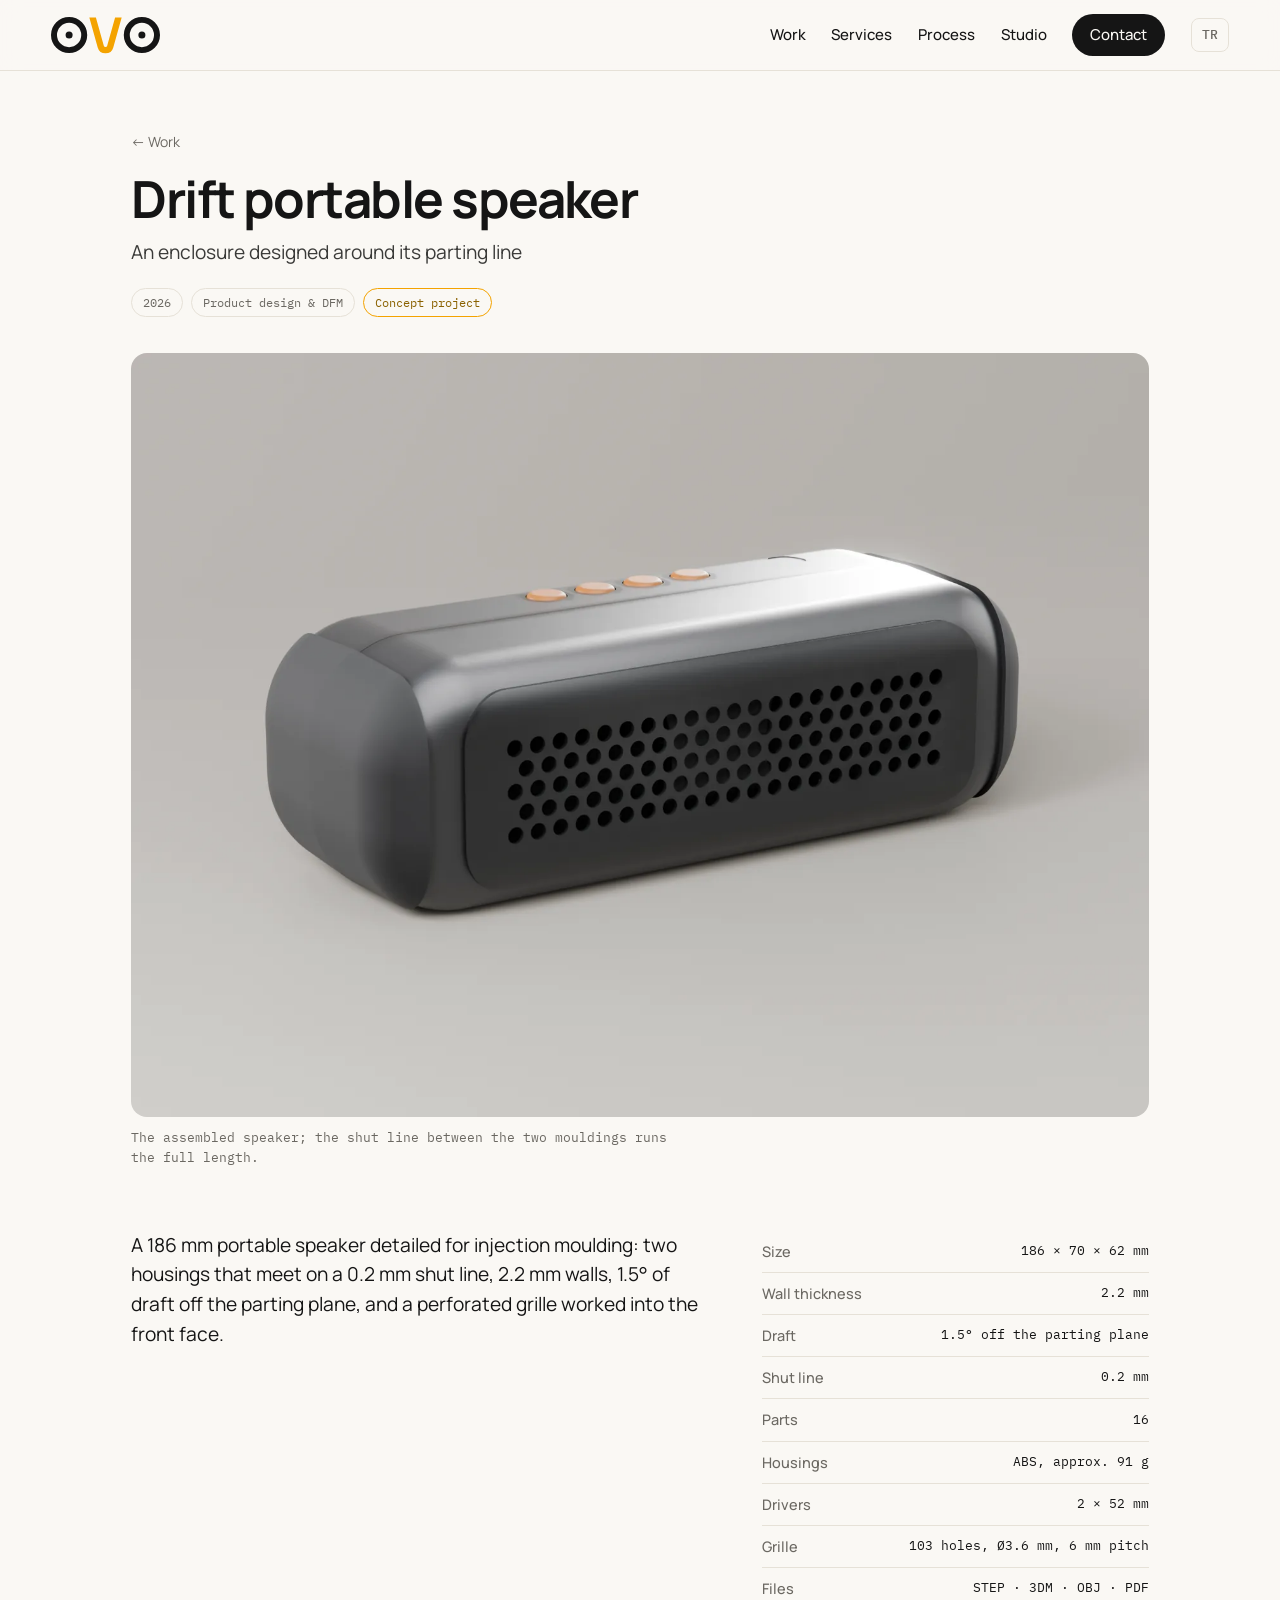
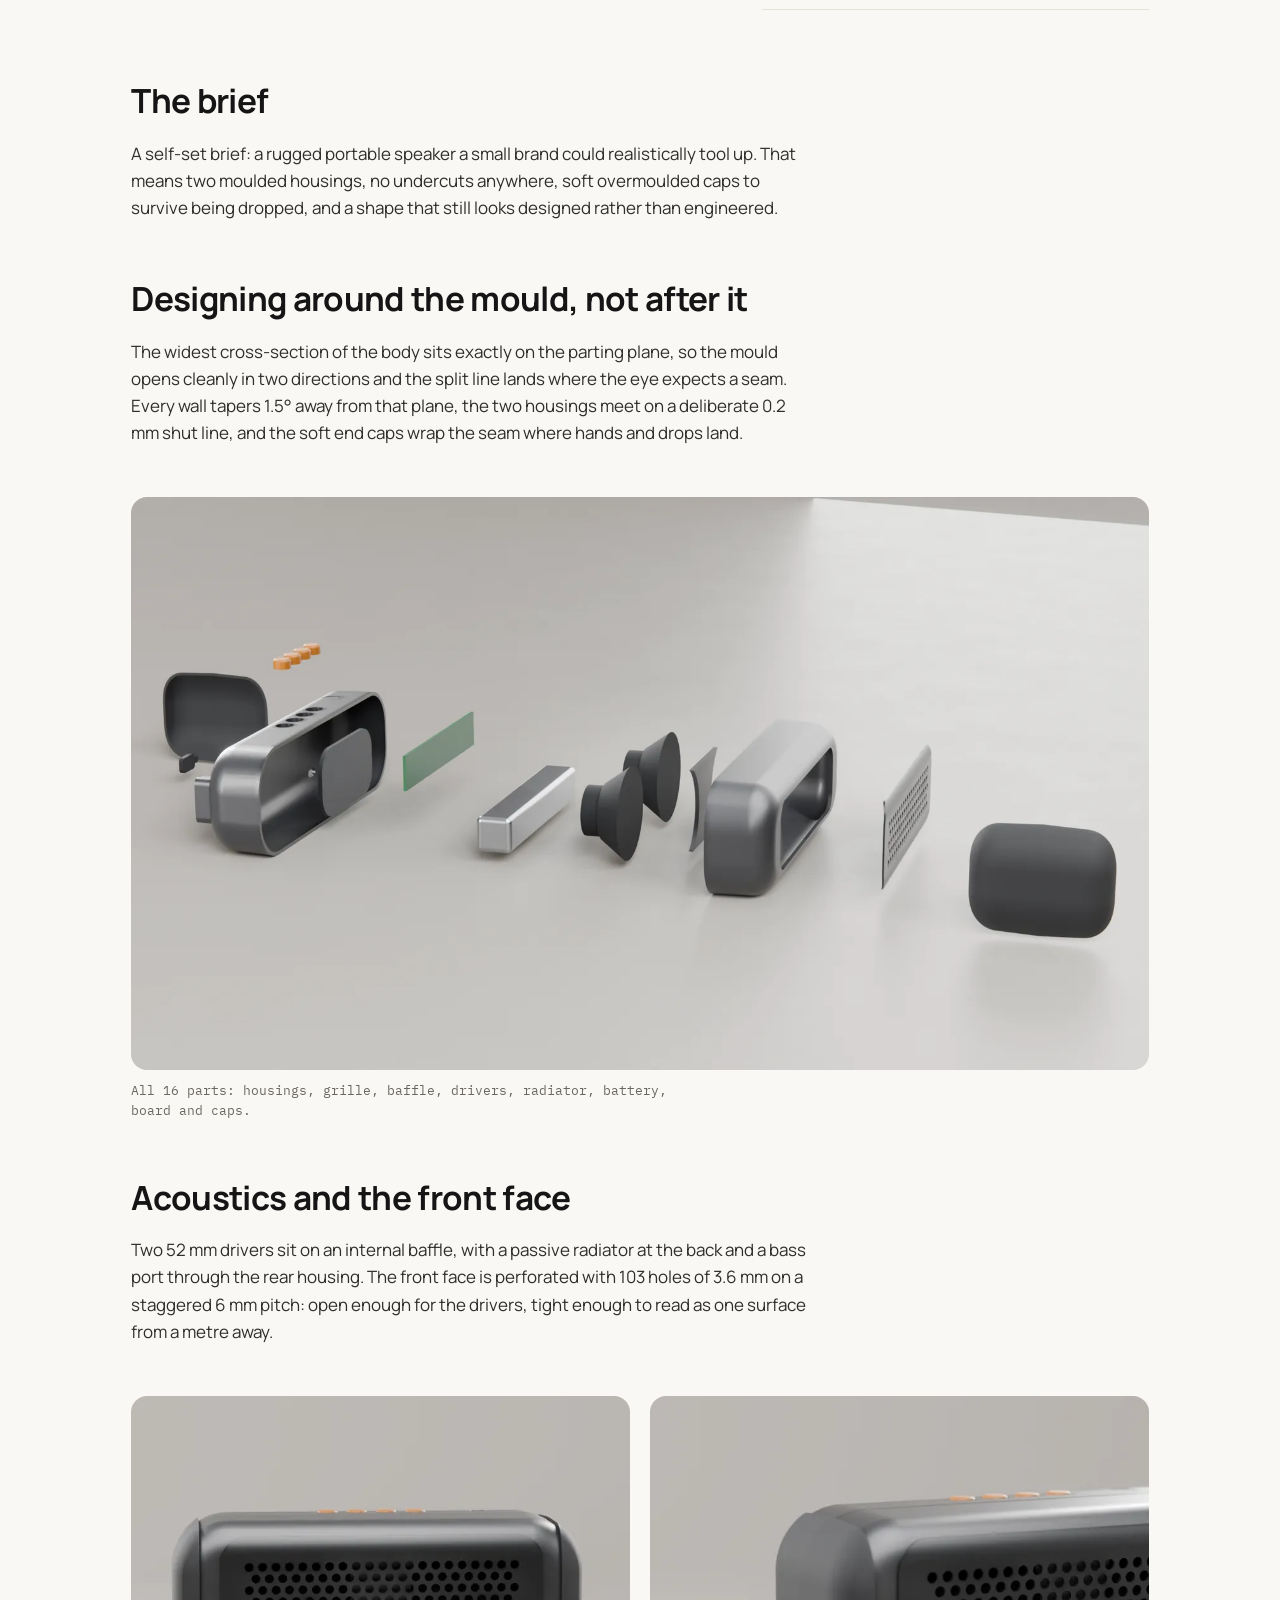
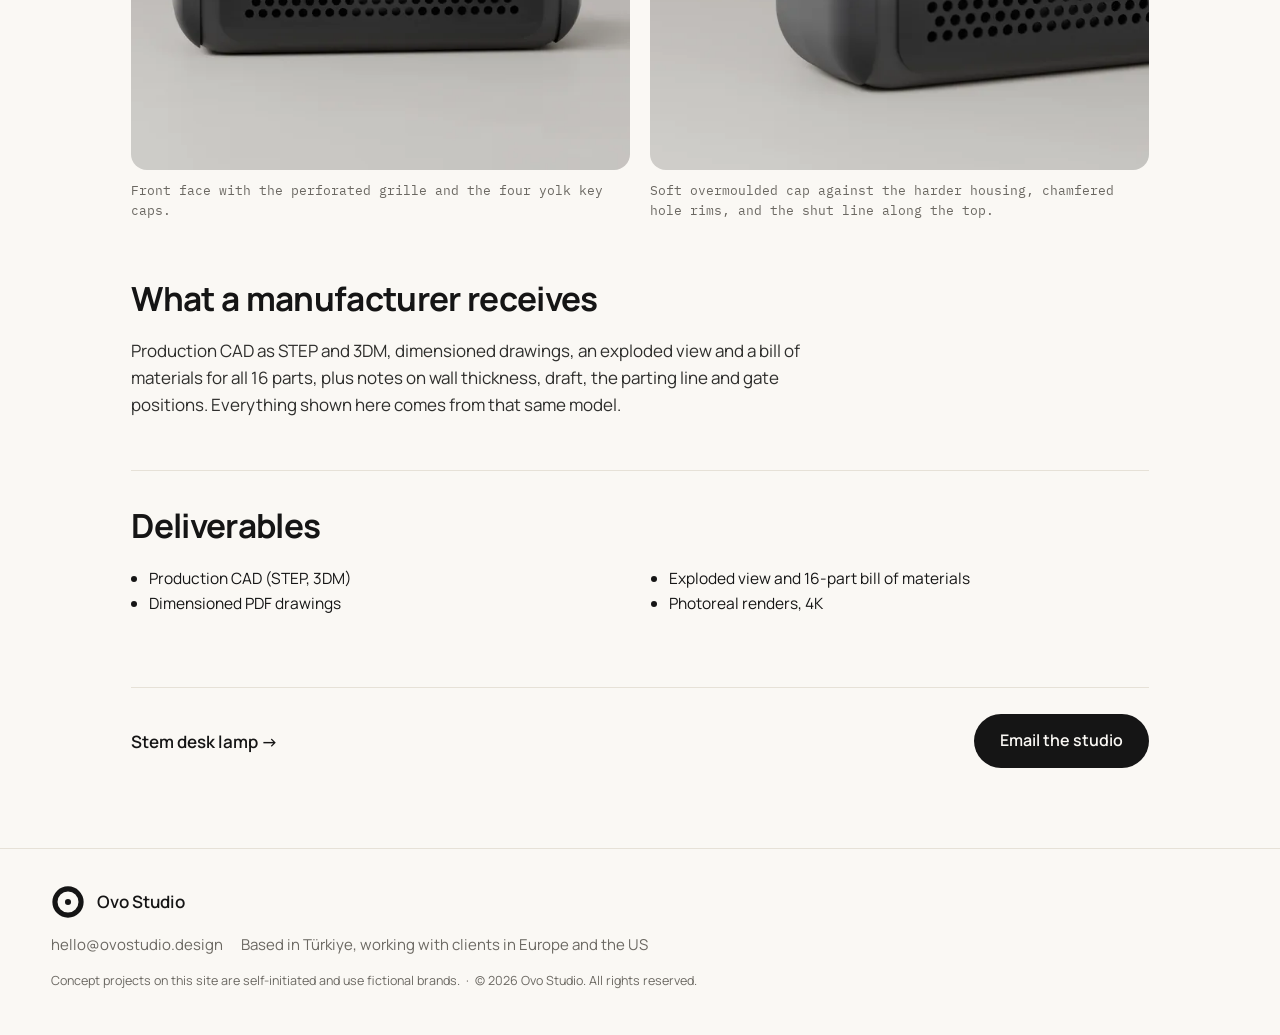
<file: work/drift-speaker/index.html>
<!doctype html><meta charset="utf-8"><title>Ovo Studio</title><meta name="robots" content="noindex"><meta http-equiv="refresh" content="0; url=../../en/work/drift-speaker/"><script>location.replace("../../en/work/drift-speaker/" + location.hash)</script><p><a href="../../en/work/drift-speaker/">Ovo Studio</a></p>
</file>
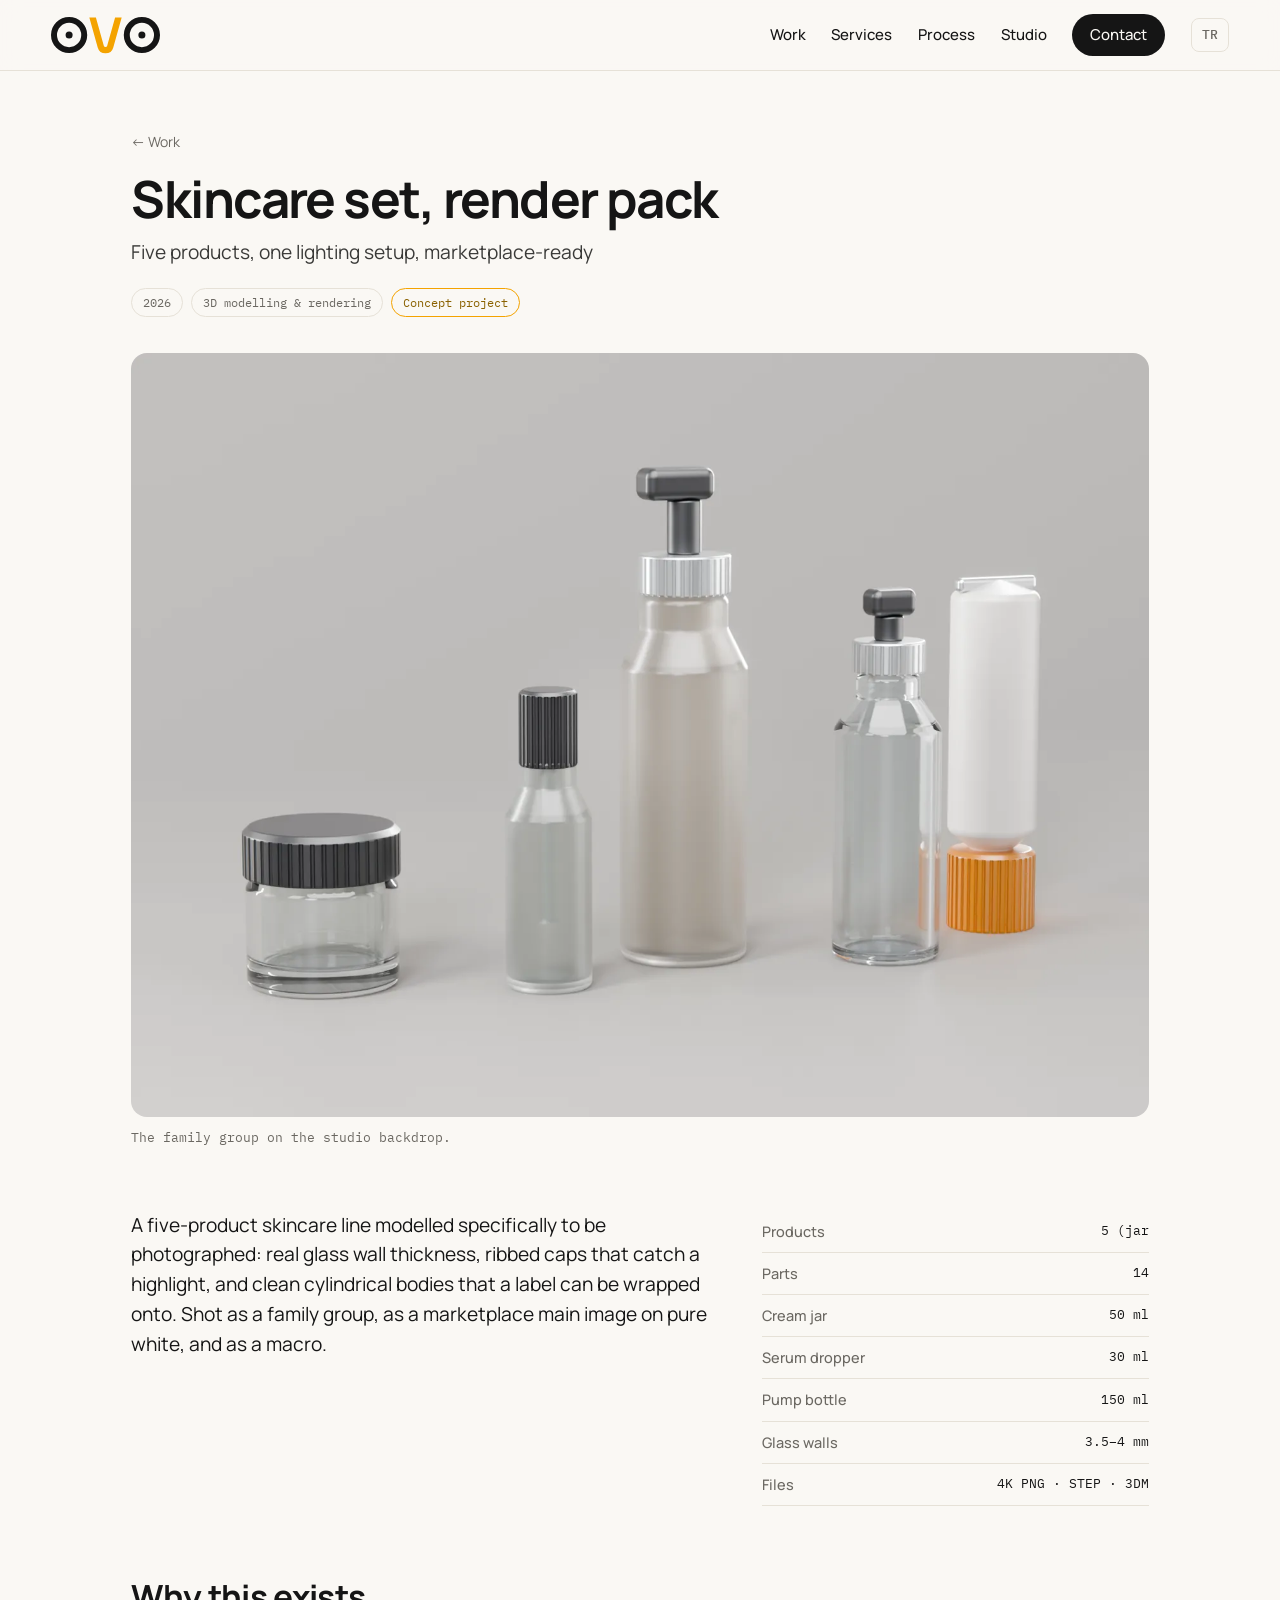
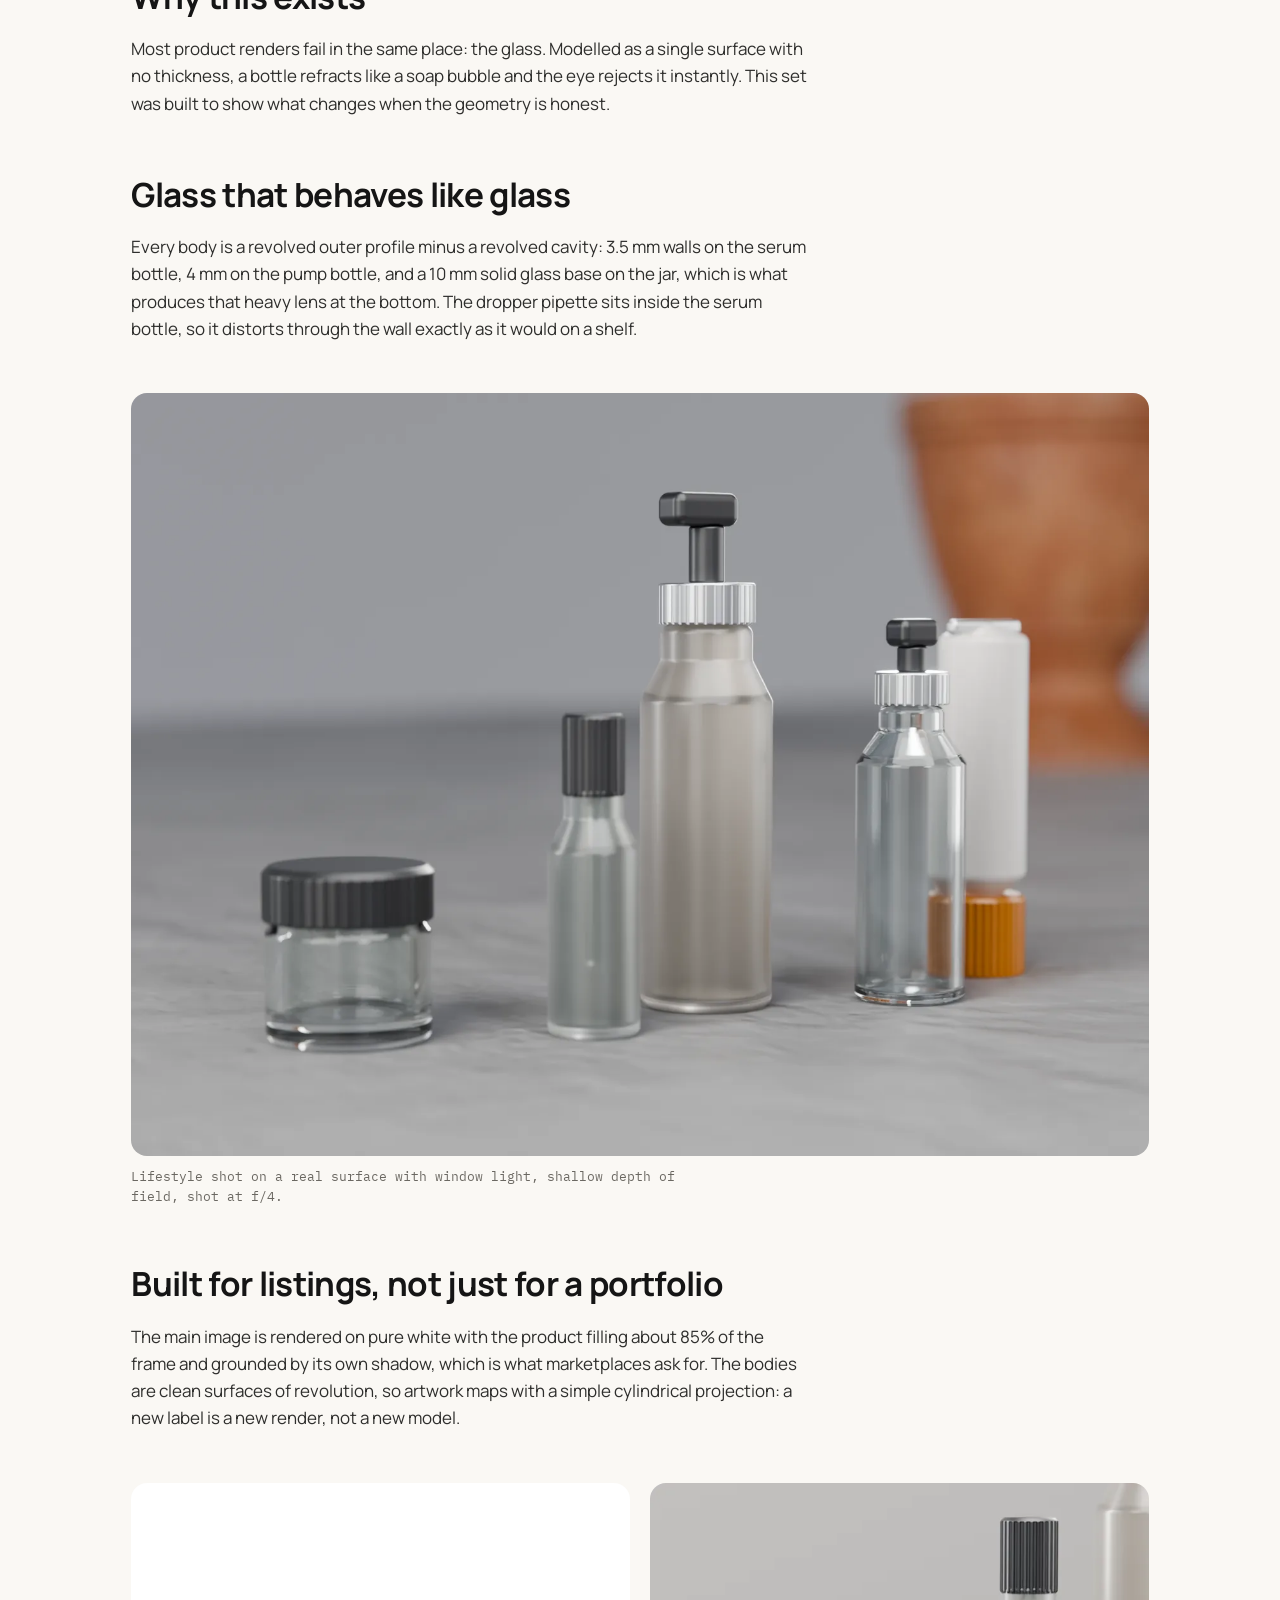
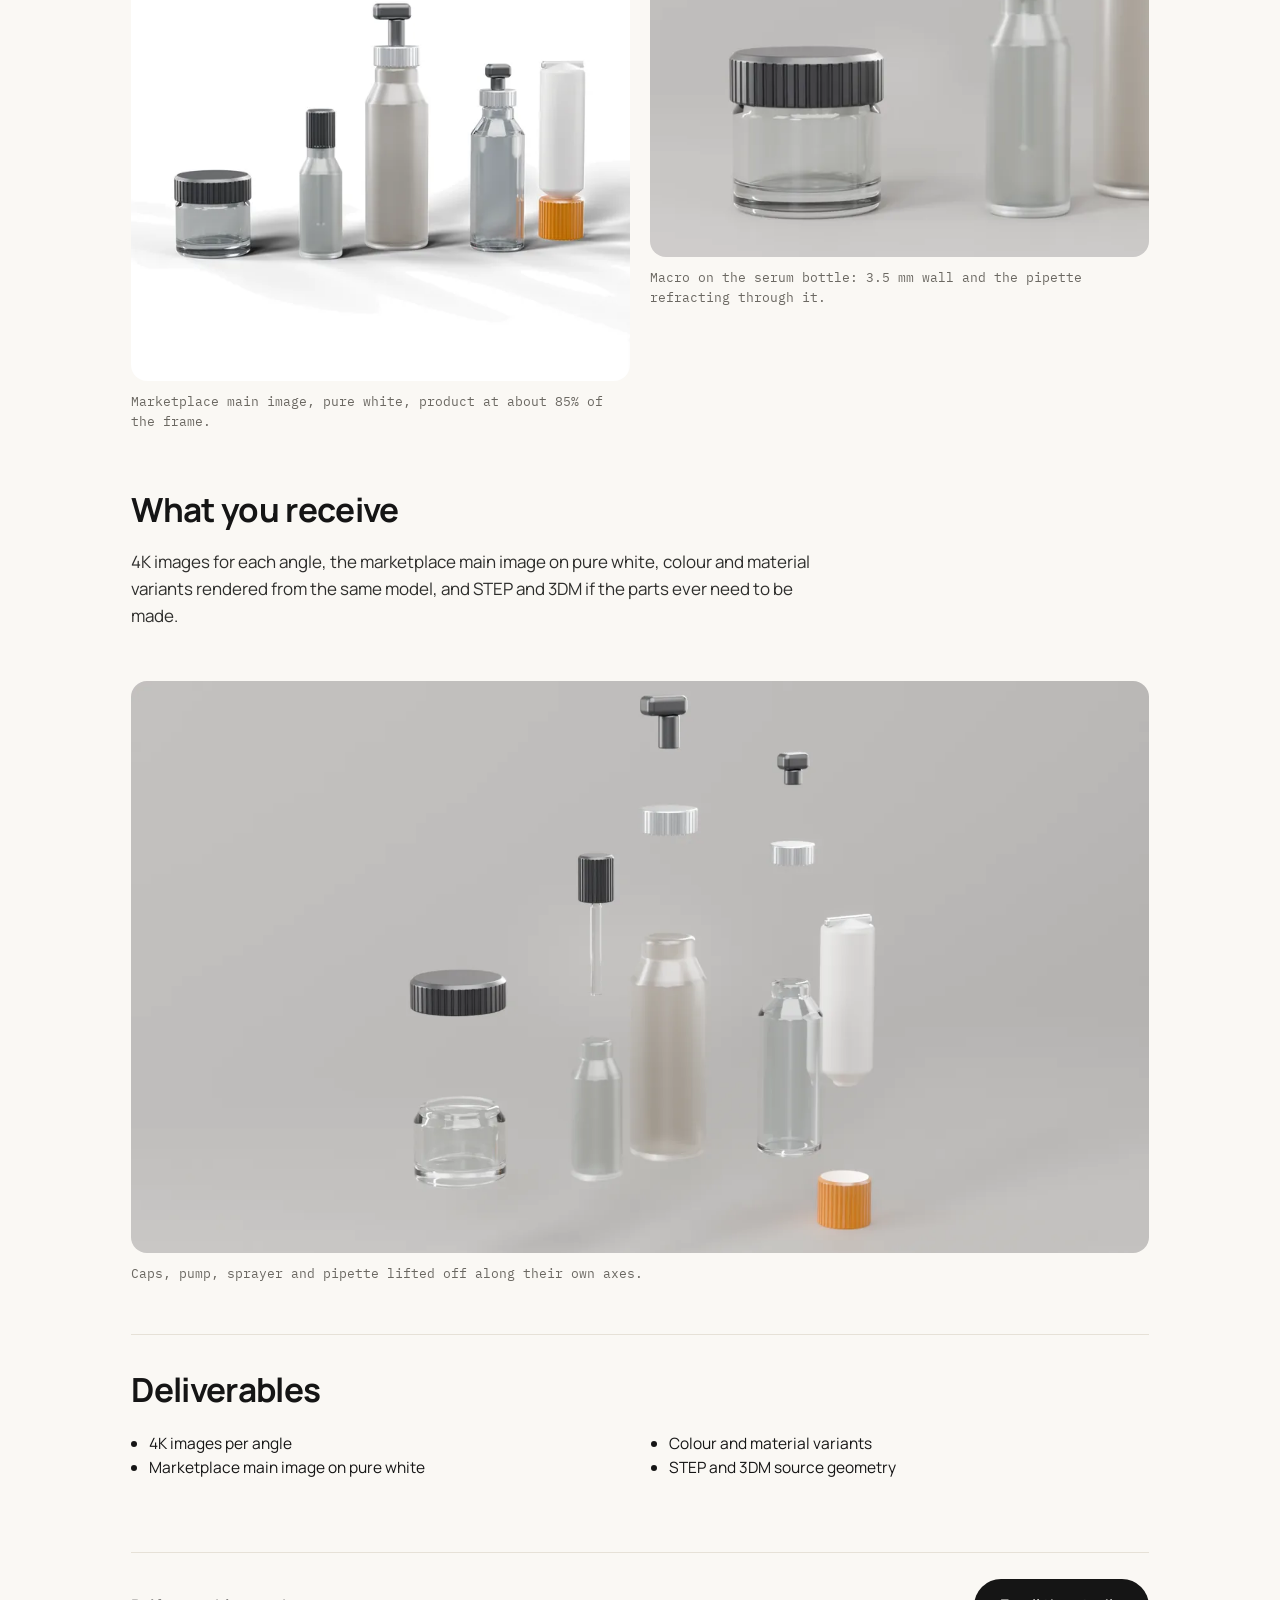
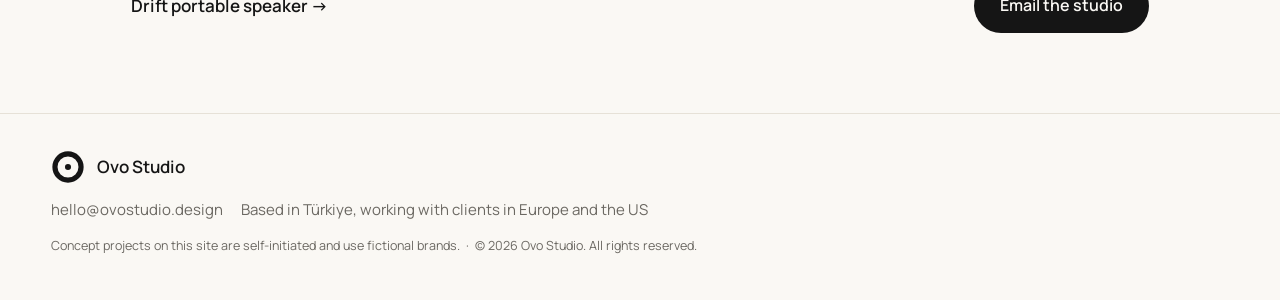
<file: work/skincare-set/index.html>
<!doctype html><meta charset="utf-8"><title>Ovo Studio</title><meta name="robots" content="noindex"><meta http-equiv="refresh" content="0; url=../../en/work/skincare-set/"><script>location.replace("../../en/work/skincare-set/" + location.hash)</script><p><a href="../../en/work/skincare-set/">Ovo Studio</a></p>
</file>
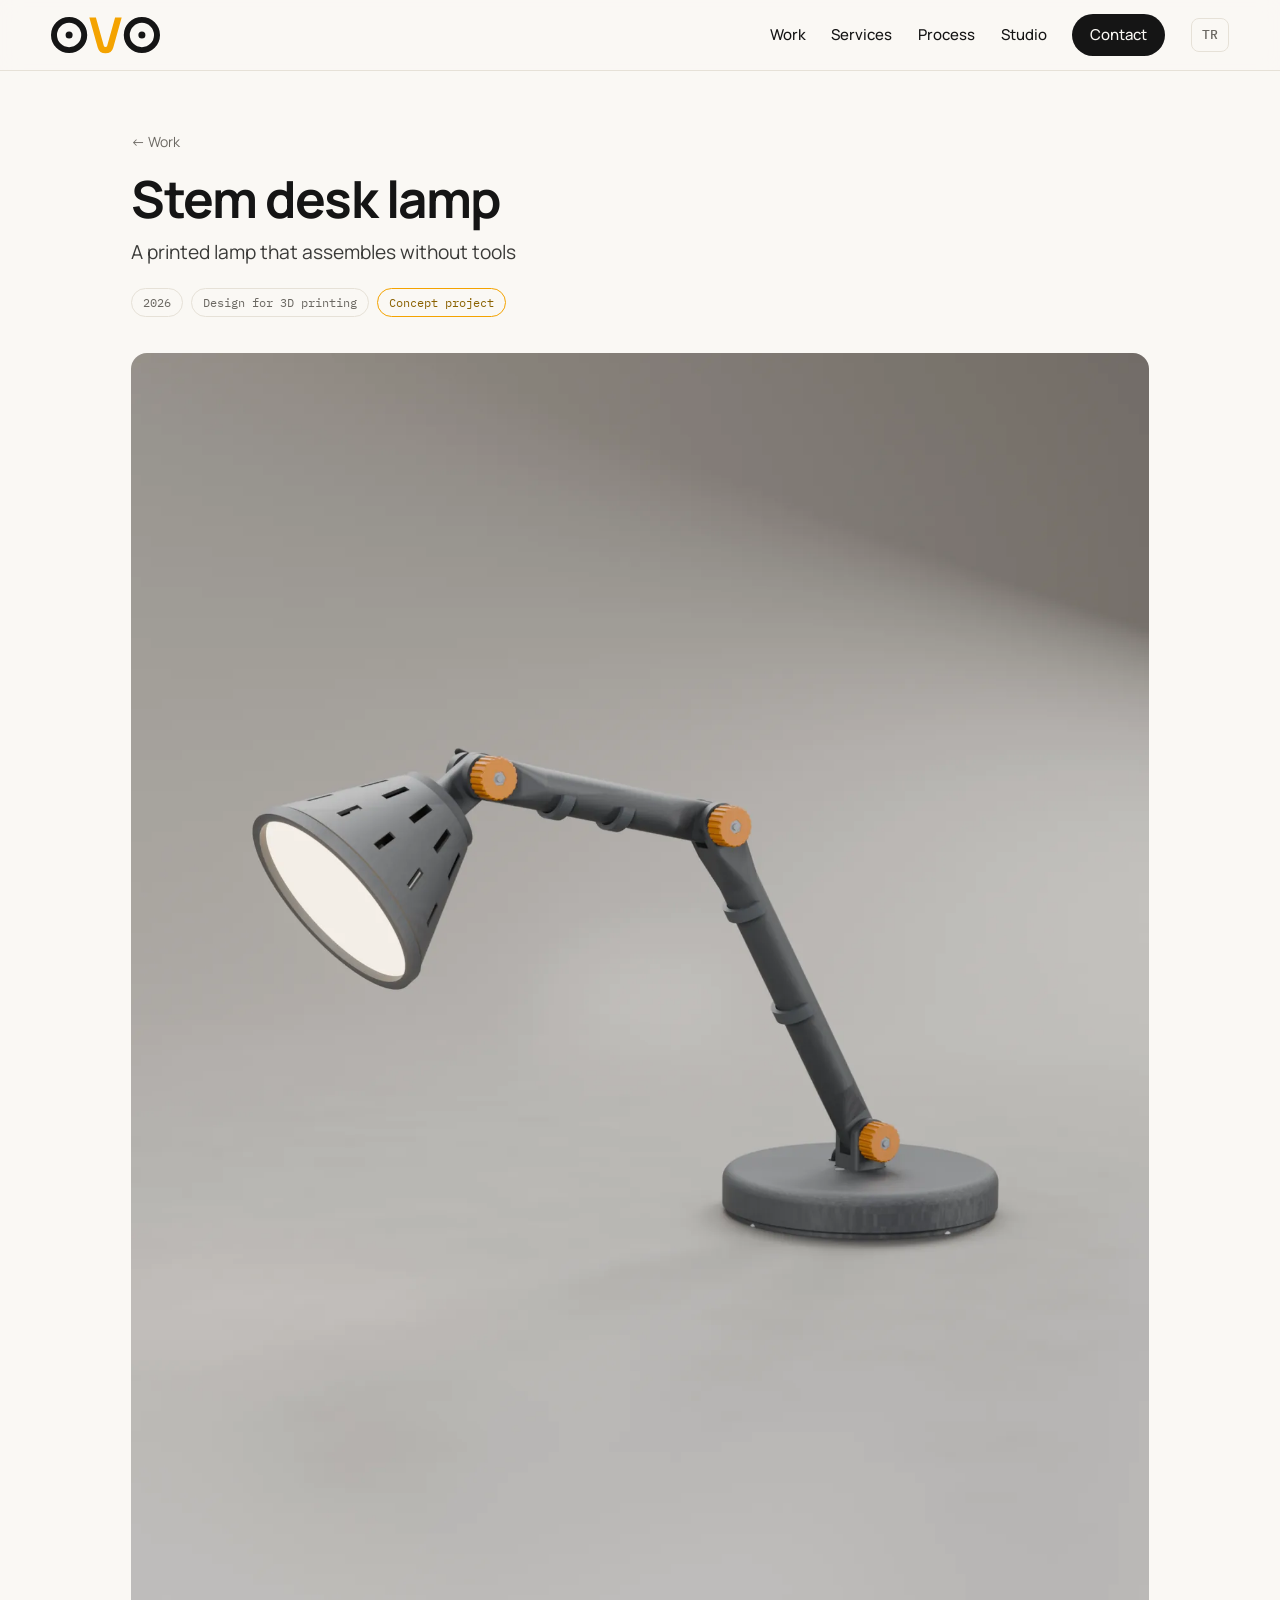
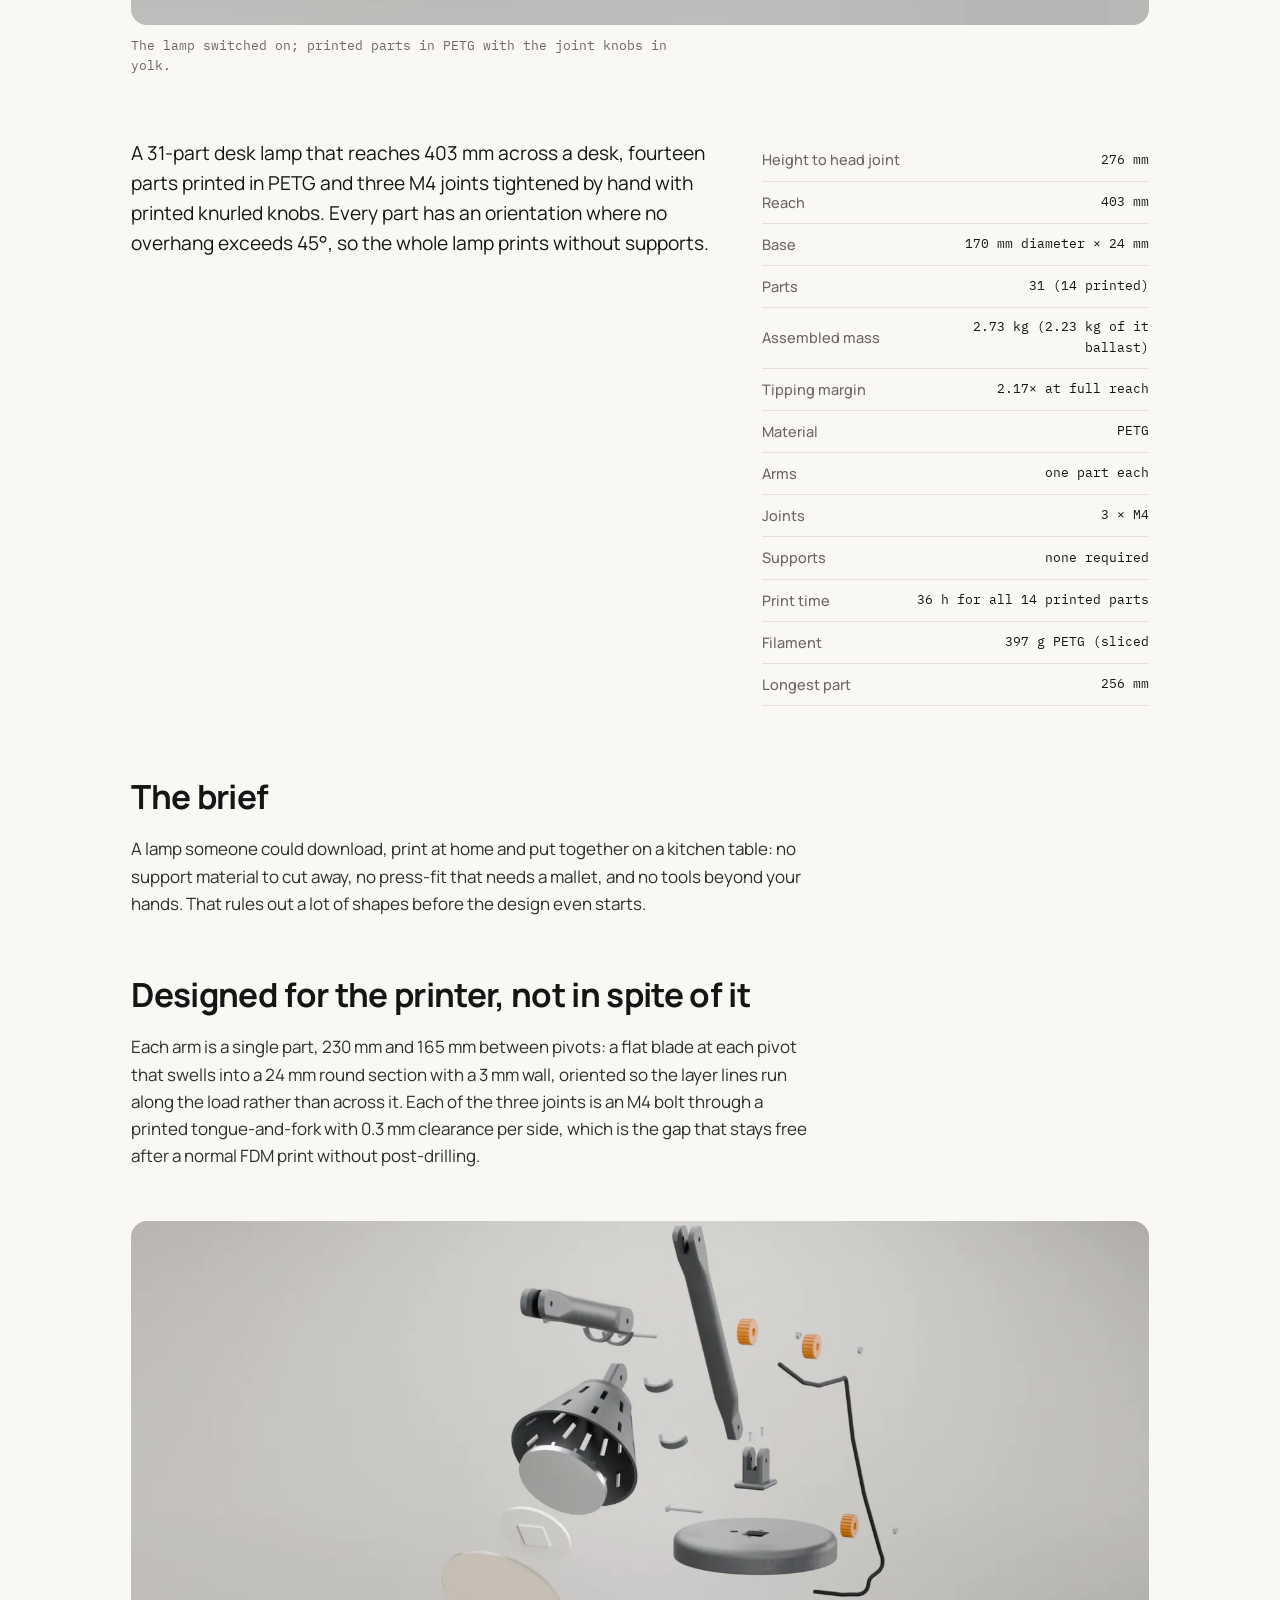
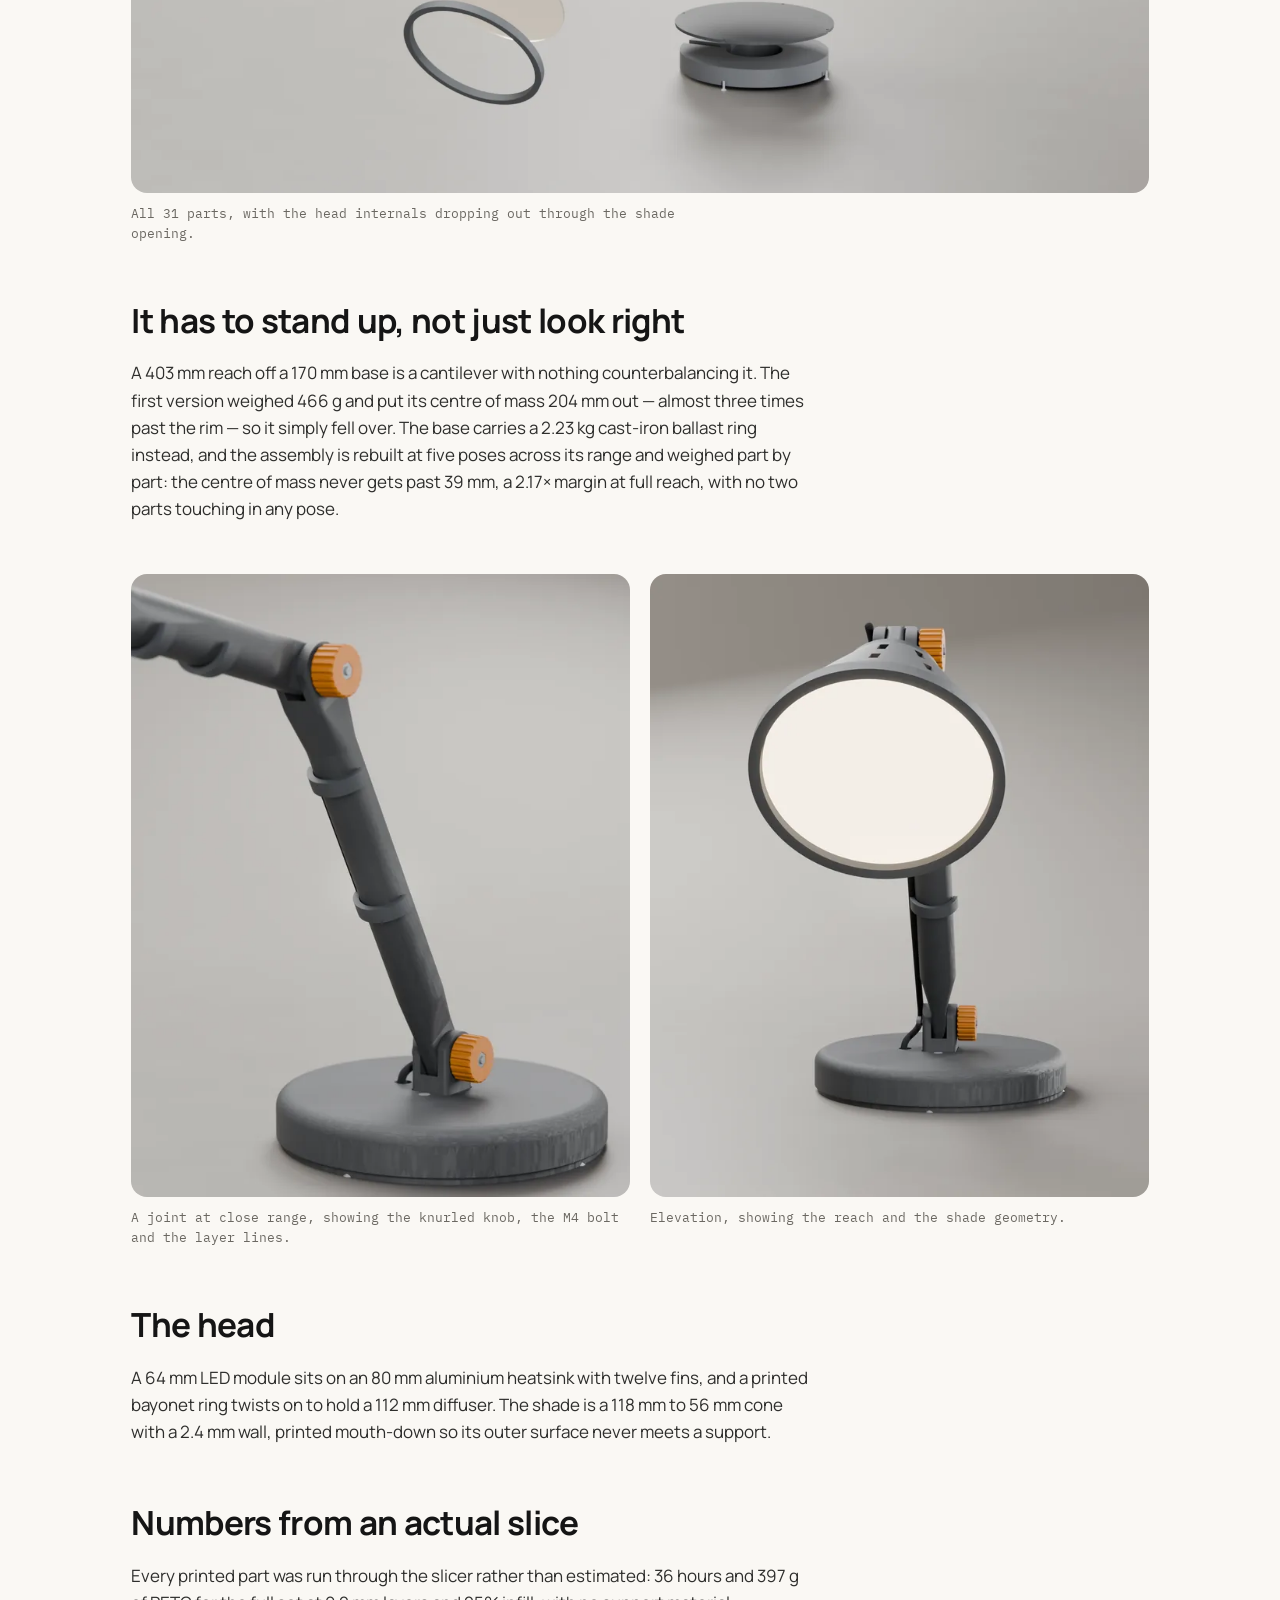
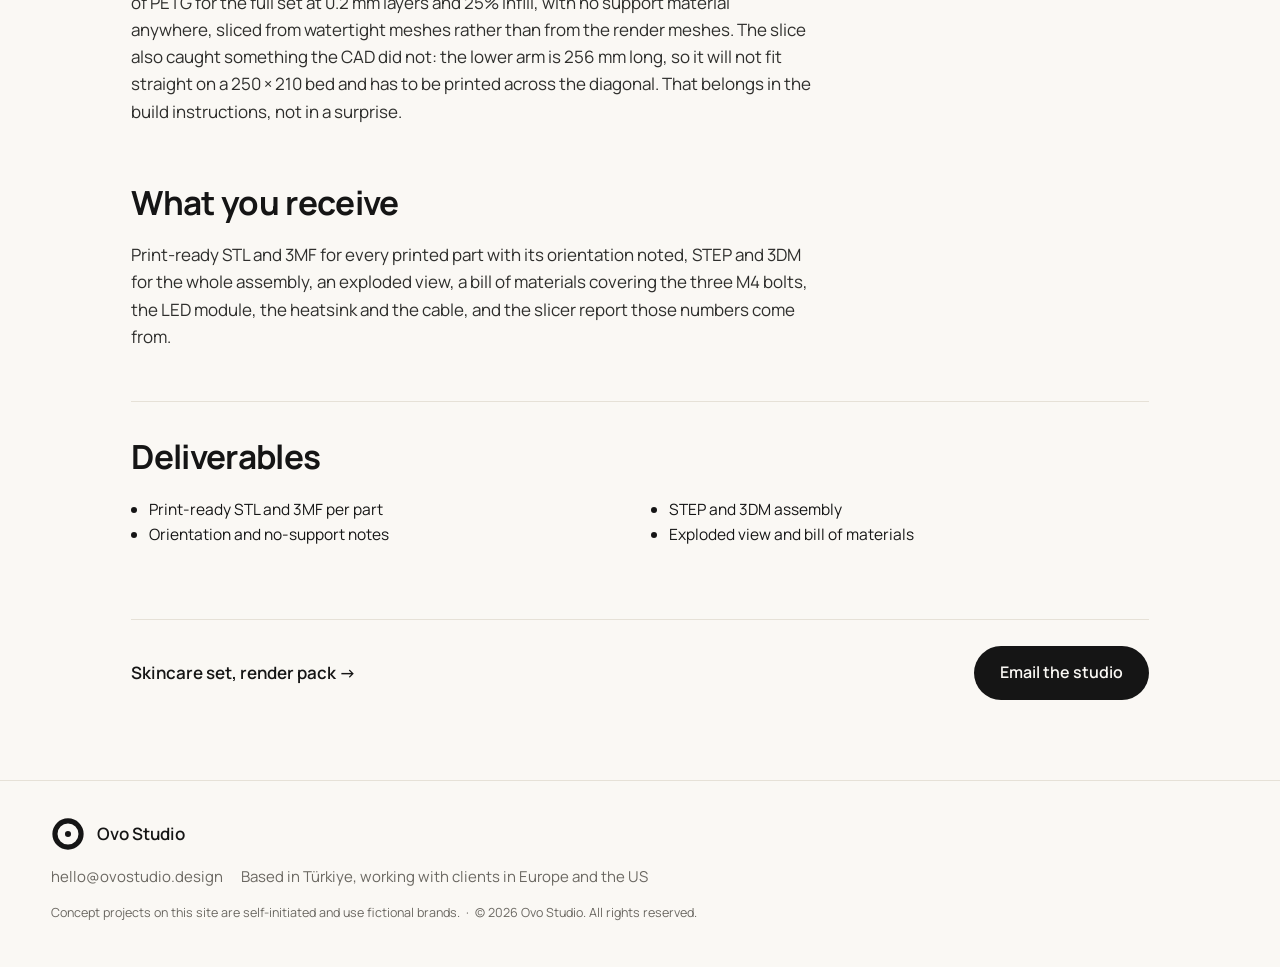
<file: work/stem-lamp/index.html>
<!doctype html><meta charset="utf-8"><title>Ovo Studio</title><meta name="robots" content="noindex"><meta http-equiv="refresh" content="0; url=../../en/work/stem-lamp/"><script>location.replace("../../en/work/stem-lamp/" + location.hash)</script><p><a href="../../en/work/stem-lamp/">Ovo Studio</a></p>
</file>
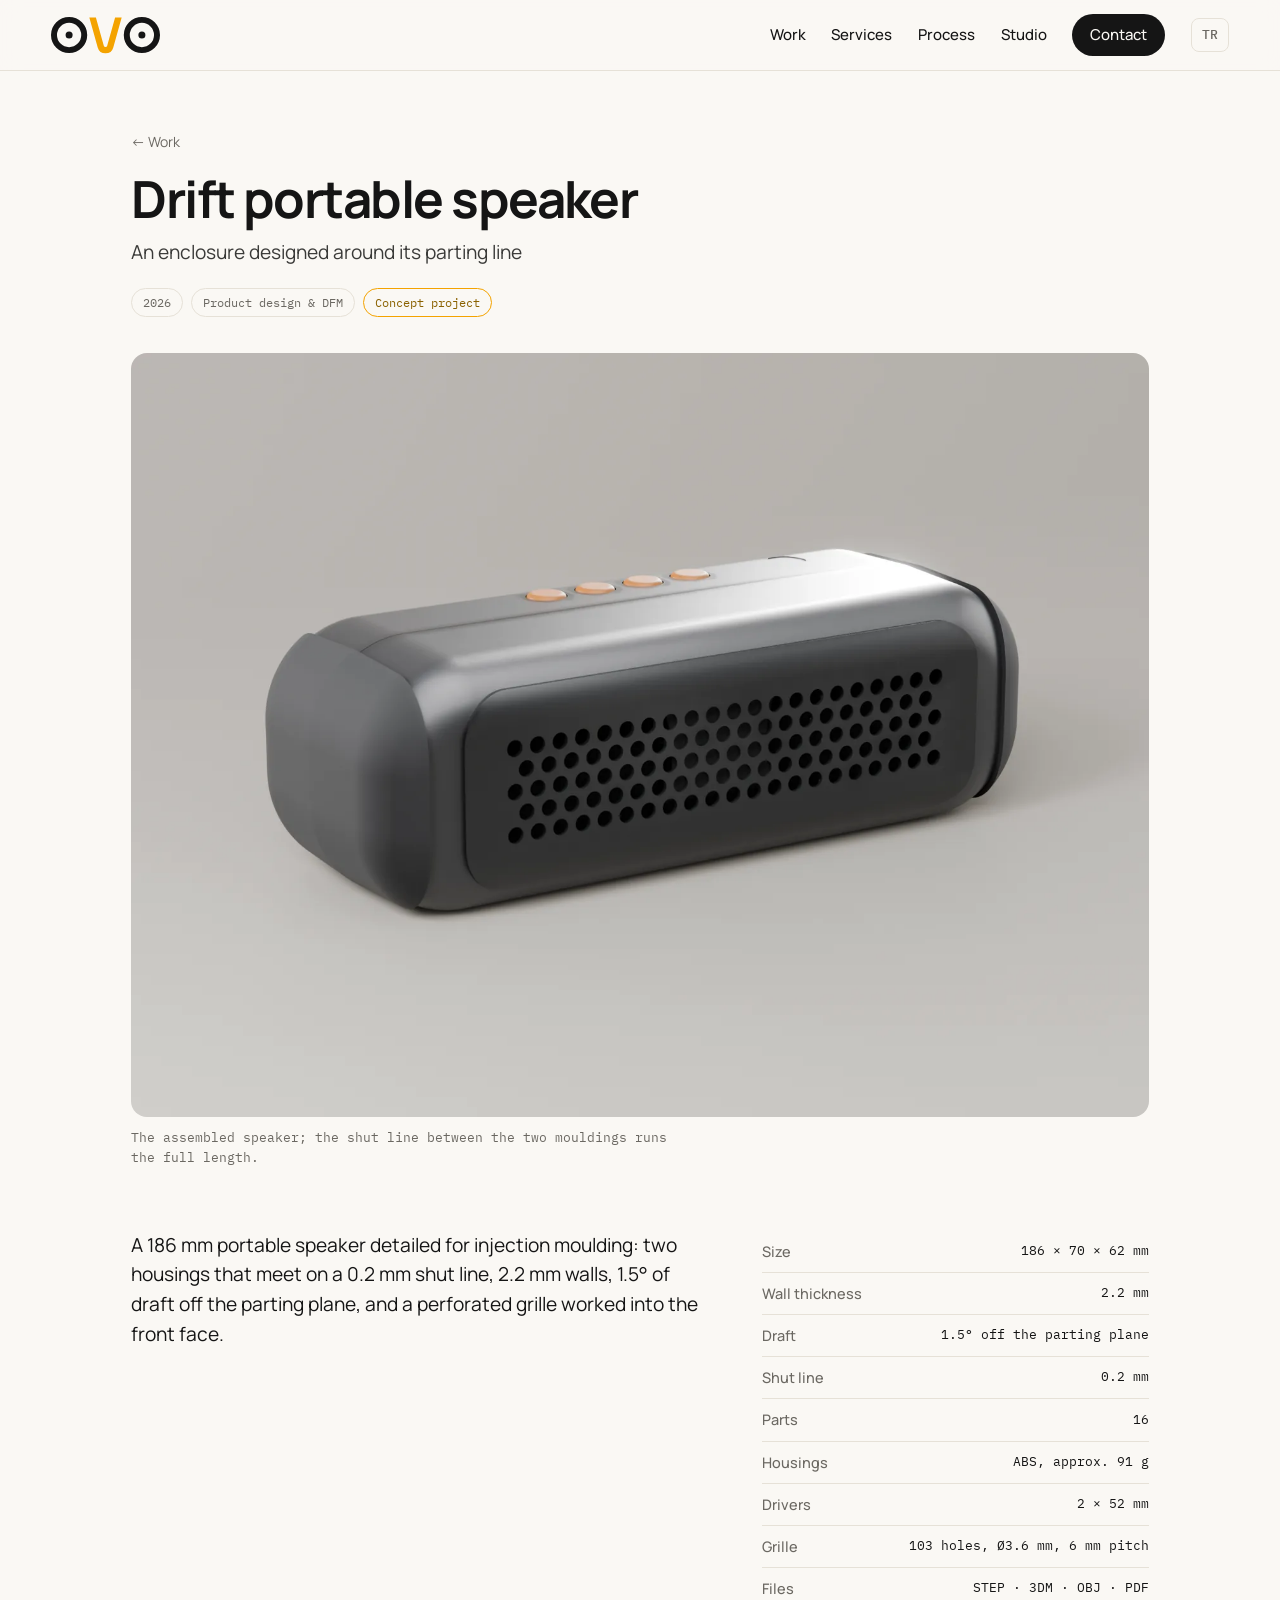
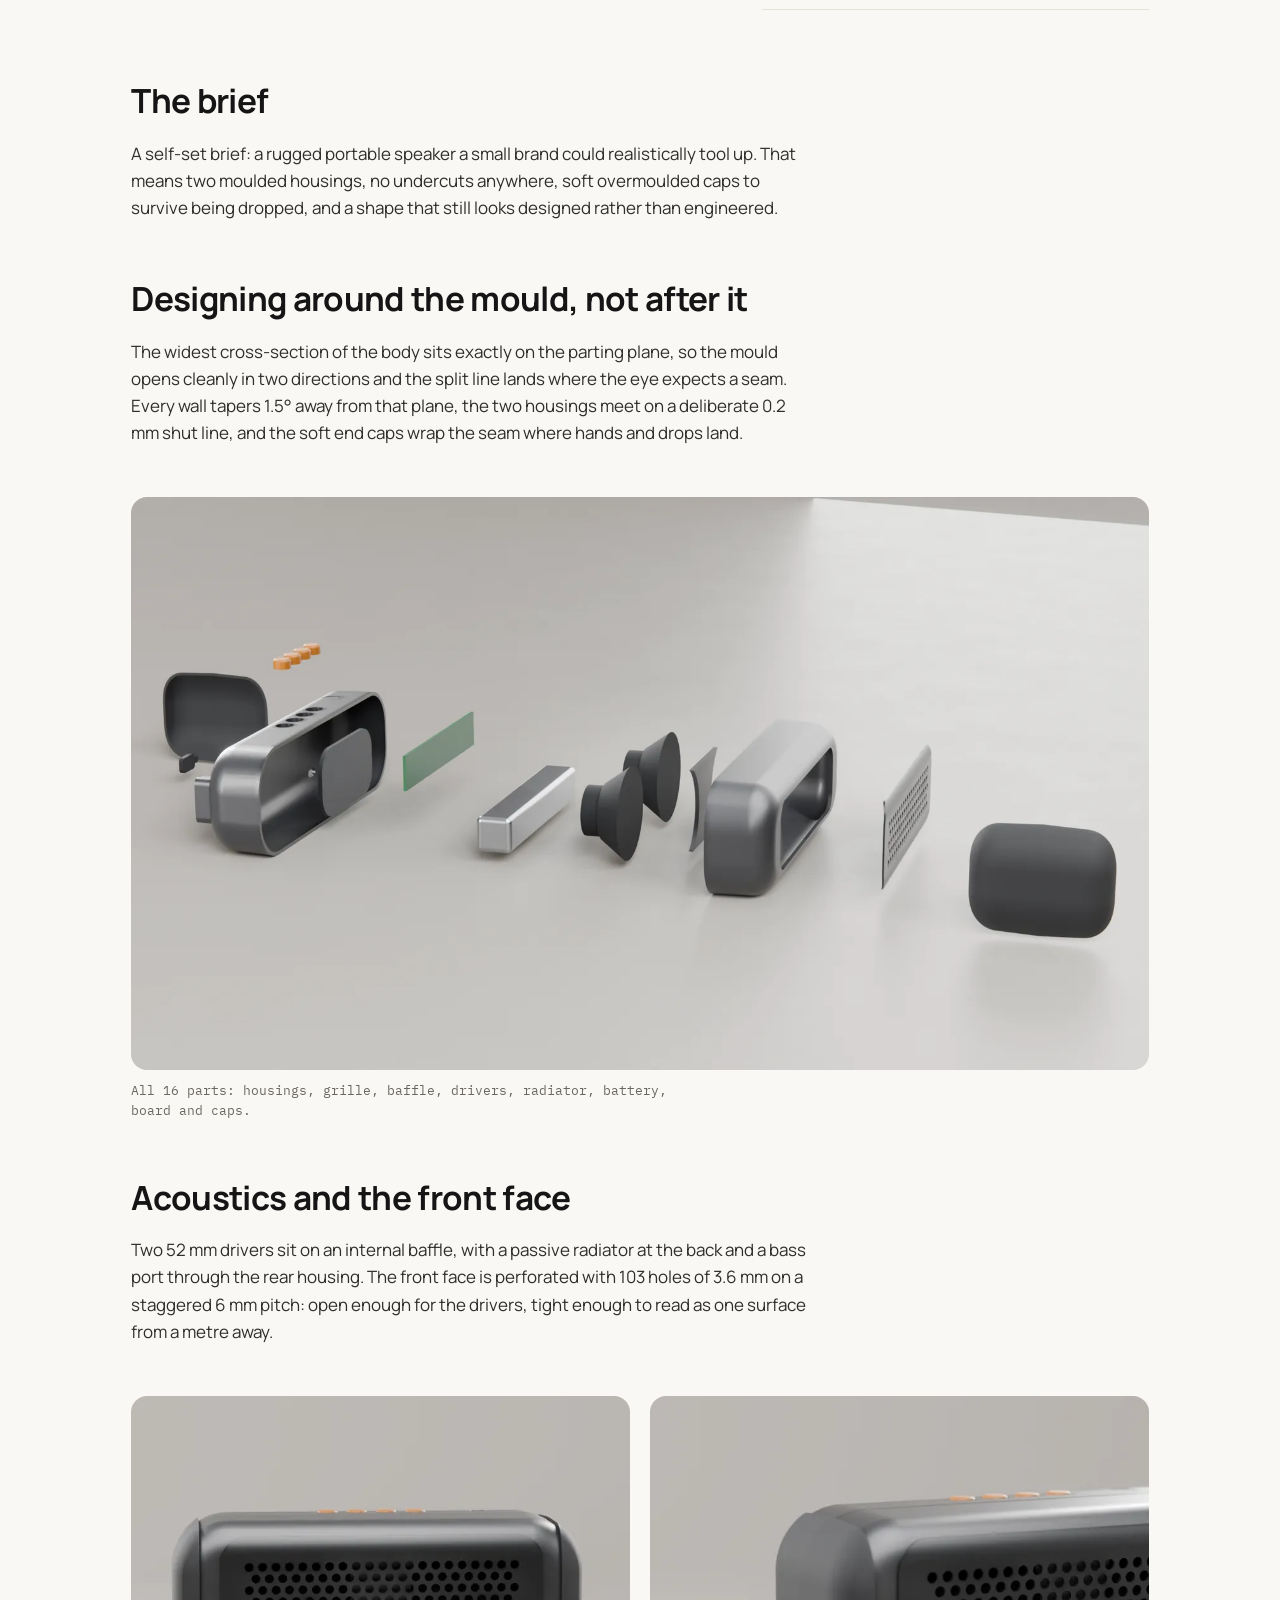
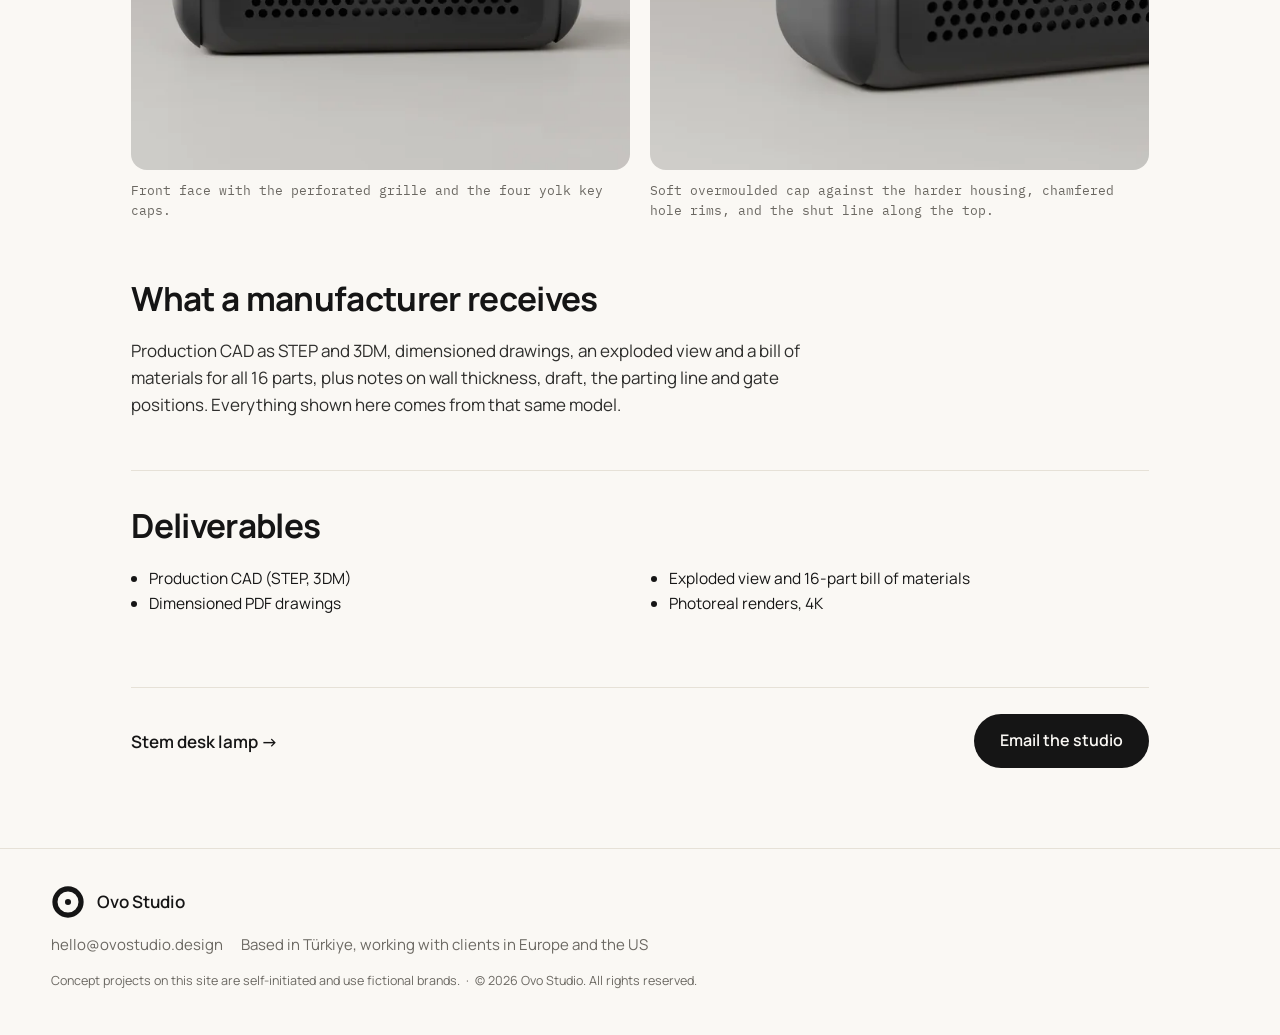
<file: en/work/drift-speaker/index.html>
<!doctype html>
<html lang="en">
<head>
<meta charset="utf-8">
<meta name="viewport" content="width=device-width, initial-scale=1">
<title>Drift portable speaker — Ovo Studio</title>
<meta name="description" content="Ovo Studio turns product ideas into files a factory or a 3D printer can actually use: concept, production-ready CAD, design for manufacturing, and photoreal renders.">
<meta property="og:title" content="Drift portable speaker — Ovo Studio">
<meta property="og:description" content="Ovo Studio turns product ideas into files a factory or a 3D printer can actually use: concept, production-ready CAD, design for manufacturing, and photoreal renders.">
<meta property="og:type" content="website">
<meta property="og:image" content="https://ovodesign.studio/static/logo/icon-512.png"><link rel="icon" href="../../../static/logo/favicon-32.png" sizes="32x32">
<link rel="apple-touch-icon" href="../../../static/logo/icon-180.png">
<link rel="alternate" hreflang="en" href="https://ovodesign.studio/en/work/drift-speaker/">
<link rel="alternate" hreflang="tr" href="https://ovodesign.studio/tr/work/drift-speaker/">
<link rel="preconnect" href="https://fonts.googleapis.com">
<link rel="preconnect" href="https://fonts.gstatic.com" crossorigin>
<link href="https://fonts.googleapis.com/css2?family=Manrope:wght@400;500;600;700&family=IBM+Plex+Mono:wght@400;500&display=swap" rel="stylesheet">
<link rel="stylesheet" href="../../../static/style.css">
</head>
<body>
<header class="site-head">
  <a class="brand" href="../../../en/" aria-label="Ovo Studio">
    <img src="../../../static/logo/lockup-duo.svg" alt="Ovo Studio" width="150" height="52">
  </a>
  <nav class="site-nav">
    <a href="../../../en/#work">Work</a>
    <a href="../../../en/#services">Services</a>
    <a href="../../../en/#process">Process</a>
    <a href="../../../en/#studio">Studio</a>
    <a class="nav-cta" href="mailto:hello@ovostudio.design">Contact</a>
    <a class="lang" href="../../../tr/work/drift-speaker/" hreflang="tr">TR</a>
  </nav>
</header>

<article class="case">
  <header class="case-head">
    <a class="back" href="../../../en/#work">← Work</a>
    <h1>Drift portable speaker</h1>
    <p class="lede">An enclosure designed around its parting line</p>
    <ul class="chips">
      <li class="mono">2026</li>
      <li class="mono">Product design &amp; DFM</li>
<li class="mono concept">Concept project</li>    </ul>
  </header>

  <figure class="case-hero">
    <picture><source type="image/webp" srcset="../../../static/img/drift-speaker/hero-640.webp 640w, ../../../static/img/drift-speaker/hero-1024.webp 1024w, ../../../static/img/drift-speaker/hero-1600.webp 1600w, ../../../static/img/drift-speaker/hero-2400.webp 2400w" sizes="100vw"><img src="../../../static/img/drift-speaker/hero-1024.jpg" width="2400" height="1800" alt="The assembled speaker; the shut line between the two mouldings runs the full length." loading="eager" decoding="async"></picture>
<figcaption>The assembled speaker; the shut line between the two mouldings runs the full length.</figcaption>  </figure>

  <div class="case-intro">
    <p class="summary">A 186 mm portable speaker detailed for injection moulding: two housings that meet on a 0.2 mm shut line, 2.2 mm walls, 1.5° of draft off the parting plane, and a perforated grille worked into the front face.</p>
    <table class="specs">
<tr><th>Size</th><td class="mono">186 × 70 × 62 mm</td></tr><tr><th>Wall thickness</th><td class="mono">2.2 mm</td></tr><tr><th>Draft</th><td class="mono">1.5° off the parting plane</td></tr><tr><th>Shut line</th><td class="mono">0.2 mm</td></tr><tr><th>Parts</th><td class="mono">16</td></tr><tr><th>Housings</th><td class="mono">ABS, approx. 91 g</td></tr><tr><th>Drivers</th><td class="mono">2 × 52 mm</td></tr><tr><th>Grille</th><td class="mono">103 holes, Ø3.6 mm, 6 mm pitch</td></tr><tr><th>Files</th><td class="mono">STEP · 3DM · OBJ · PDF</td></tr>    </table>
  </div>

      <section class="case-text">
        <h2>The brief</h2>
        <p>A self-set brief: a rugged portable speaker a small brand could realistically tool up. That means two moulded housings, no undercuts anywhere, soft overmoulded caps to survive being dropped, and a shape that still looks designed rather than engineered.</p>
      </section>
      <section class="case-text">
        <h2>Designing around the mould, not after it</h2>
        <p>The widest cross-section of the body sits exactly on the parting plane, so the mould opens cleanly in two directions and the split line lands where the eye expects a seam. Every wall tapers 1.5° away from that plane, the two housings meet on a deliberate 0.2 mm shut line, and the soft end caps wrap the seam where hands and drops land.</p>
      </section>
      <figure class="case-wide">
        <picture><source type="image/webp" srcset="../../../static/img/drift-speaker/exploded-640.webp 640w, ../../../static/img/drift-speaker/exploded-1024.webp 1024w, ../../../static/img/drift-speaker/exploded-1600.webp 1600w, ../../../static/img/drift-speaker/exploded-2400.webp 2400w" sizes="100vw"><img src="../../../static/img/drift-speaker/exploded-1024.jpg" width="2400" height="1350" alt="All 16 parts: housings, grille, baffle, drivers, radiator, battery, board and caps." loading="lazy" decoding="async"></picture>
<figcaption>All 16 parts: housings, grille, baffle, drivers, radiator, battery, board and caps.</figcaption>      </figure>
      <section class="case-text">
        <h2>Acoustics and the front face</h2>
        <p>Two 52 mm drivers sit on an internal baffle, with a passive radiator at the back and a bass port through the rear housing. The front face is perforated with 103 holes of 3.6 mm on a staggered 6 mm pitch: open enough for the drivers, tight enough to read as one surface from a metre away.</p>
      </section>
      <div class="case-pair">
        <figure>
          <picture><source type="image/webp" srcset="../../../static/img/drift-speaker/front-640.webp 640w, ../../../static/img/drift-speaker/front-1024.webp 1024w, ../../../static/img/drift-speaker/front-1600.webp 1600w, ../../../static/img/drift-speaker/front-2400.webp 2400w" sizes="(max-width: 900px) 100vw, 50vw"><img src="../../../static/img/drift-speaker/front-1024.jpg" width="2400" height="1800" alt="Front face with the perforated grille and the four yolk key caps." loading="lazy" decoding="async"></picture>
<figcaption>Front face with the perforated grille and the four yolk key caps.</figcaption>        </figure>
        <figure>
          <picture><source type="image/webp" srcset="../../../static/img/drift-speaker/detail-640.webp 640w, ../../../static/img/drift-speaker/detail-1024.webp 1024w, ../../../static/img/drift-speaker/detail-1600.webp 1600w, ../../../static/img/drift-speaker/detail-2400.webp 2400w" sizes="(max-width: 900px) 100vw, 50vw"><img src="../../../static/img/drift-speaker/detail-1024.jpg" width="2400" height="1800" alt="Soft overmoulded cap against the harder housing, chamfered hole rims, and the shut line along the top." loading="lazy" decoding="async"></picture>
<figcaption>Soft overmoulded cap against the harder housing, chamfered hole rims, and the shut line along the top.</figcaption>        </figure>
      </div>
      <section class="case-text">
        <h2>What a manufacturer receives</h2>
        <p>Production CAD as STEP and 3DM, dimensioned drawings, an exploded view and a bill of materials for all 16 parts, plus notes on wall thickness, draft, the parting line and gate positions. Everything shown here comes from that same model.</p>
      </section>

  <section class="case-deliverables">
    <h2>Deliverables</h2>
    <ul><li>Production CAD (STEP, 3DM)</li><li>Dimensioned PDF drawings</li><li>Exploded view and 16-part bill of materials</li><li>Photoreal renders, 4K</li></ul>
  </section>

  <nav class="case-next">
<a href="../../../en/work/stem-lamp/">Stem desk lamp →</a>    <a class="btn" href="mailto:hello@ovostudio.design">Email the studio</a>
  </nav>
</article>

<footer class="site-foot">
  <div class="foot-brand">
    <img src="../../../static/logo/symbol-ink.svg" alt="" width="34" height="34">
    <span>Ovo Studio</span>
  </div>
  <div class="foot-links">
    <a href="mailto:hello@ovostudio.design">hello@ovostudio.design</a>
    <span>Based in Türkiye, working with clients in Europe and the US</span>
  </div>
  <p class="foot-note">Concept projects on this site are self-initiated and use fictional brands. &nbsp;·&nbsp; © 2026 Ovo Studio. All rights reserved.</p>
</footer>
</body>
</html>
</file>
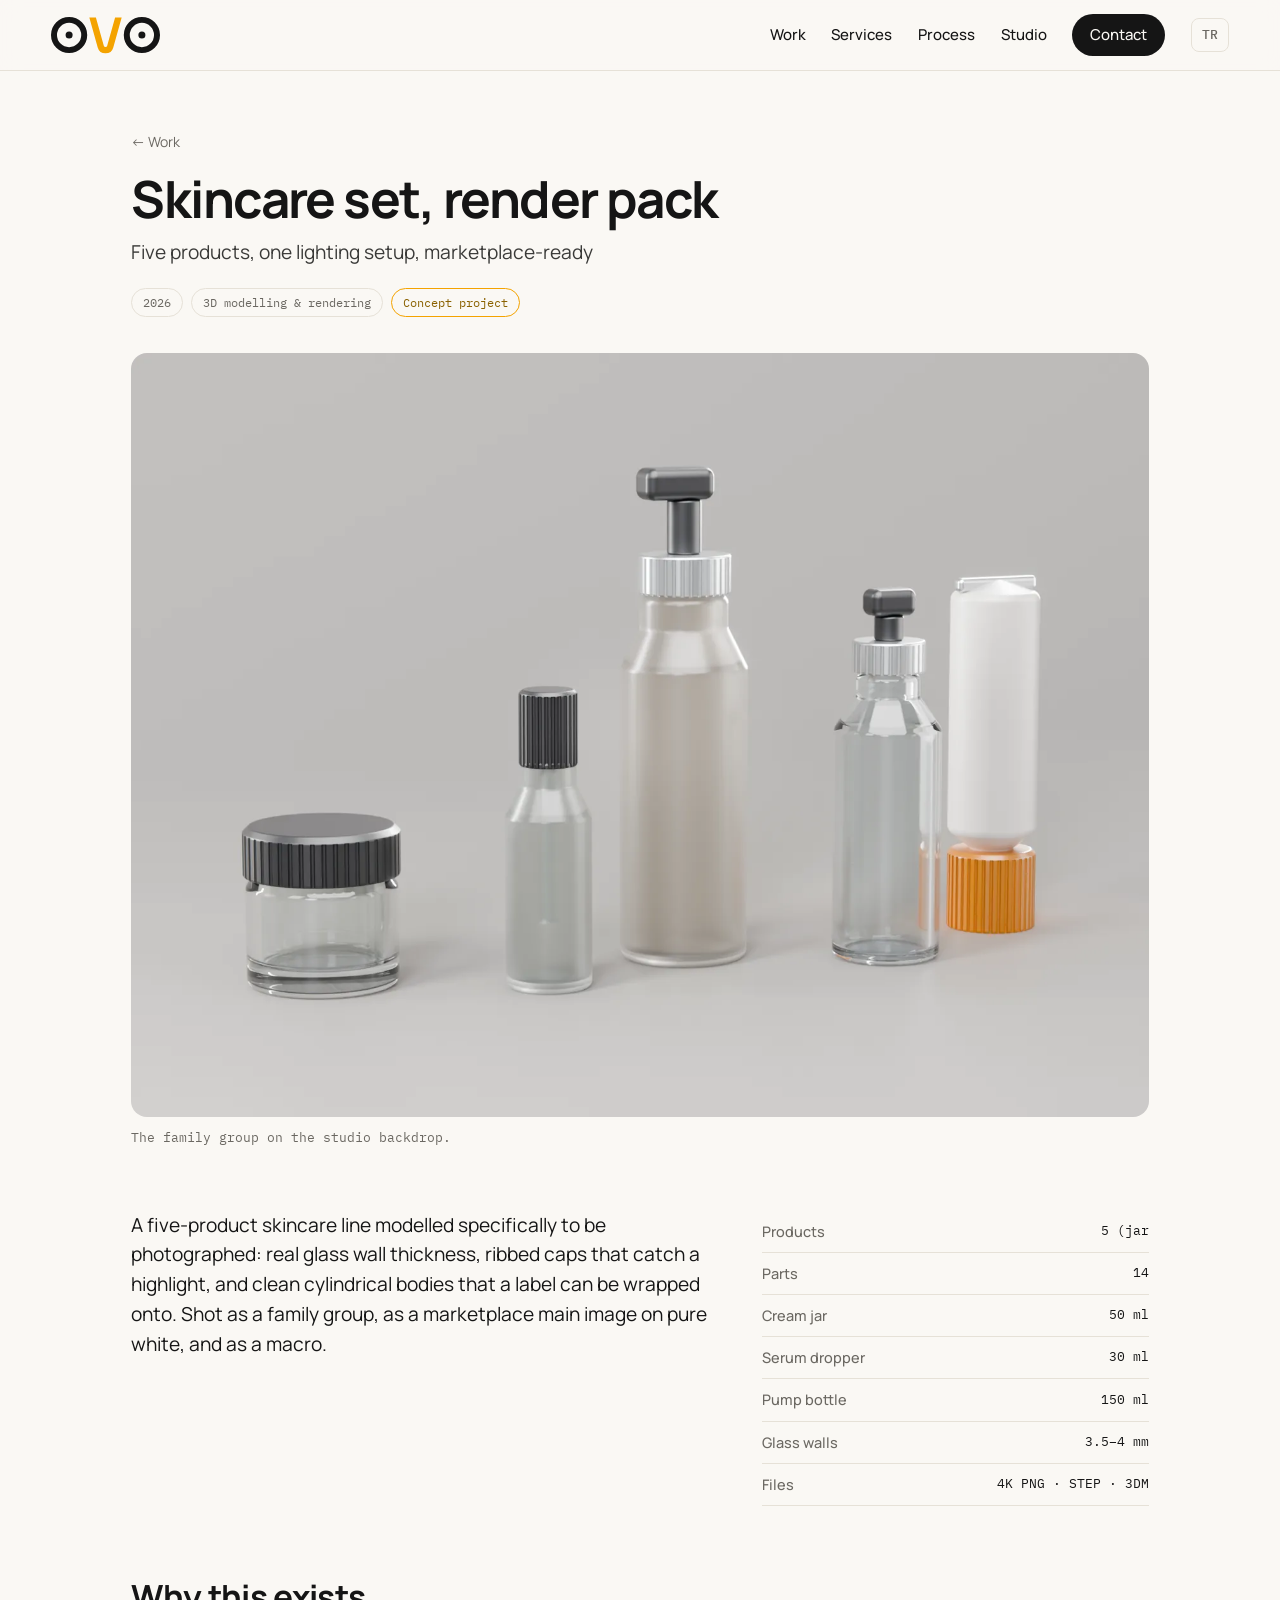
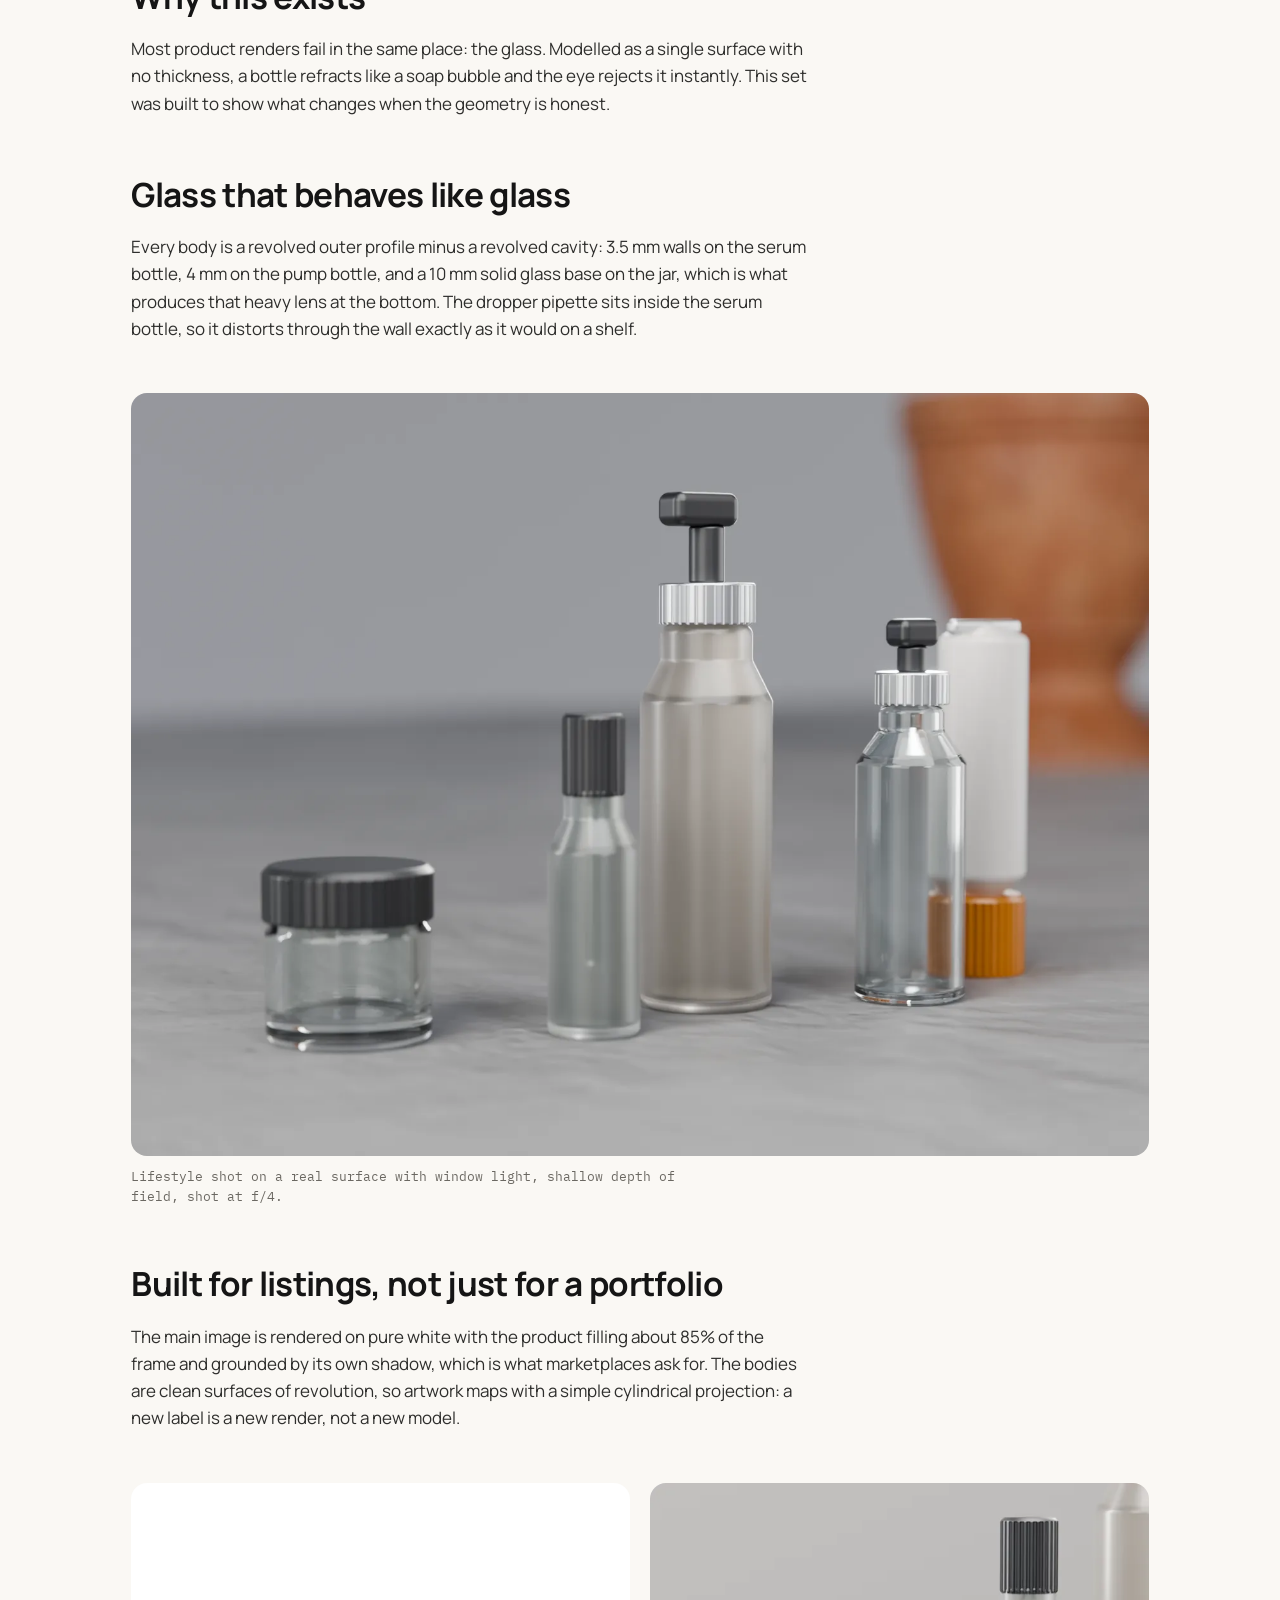
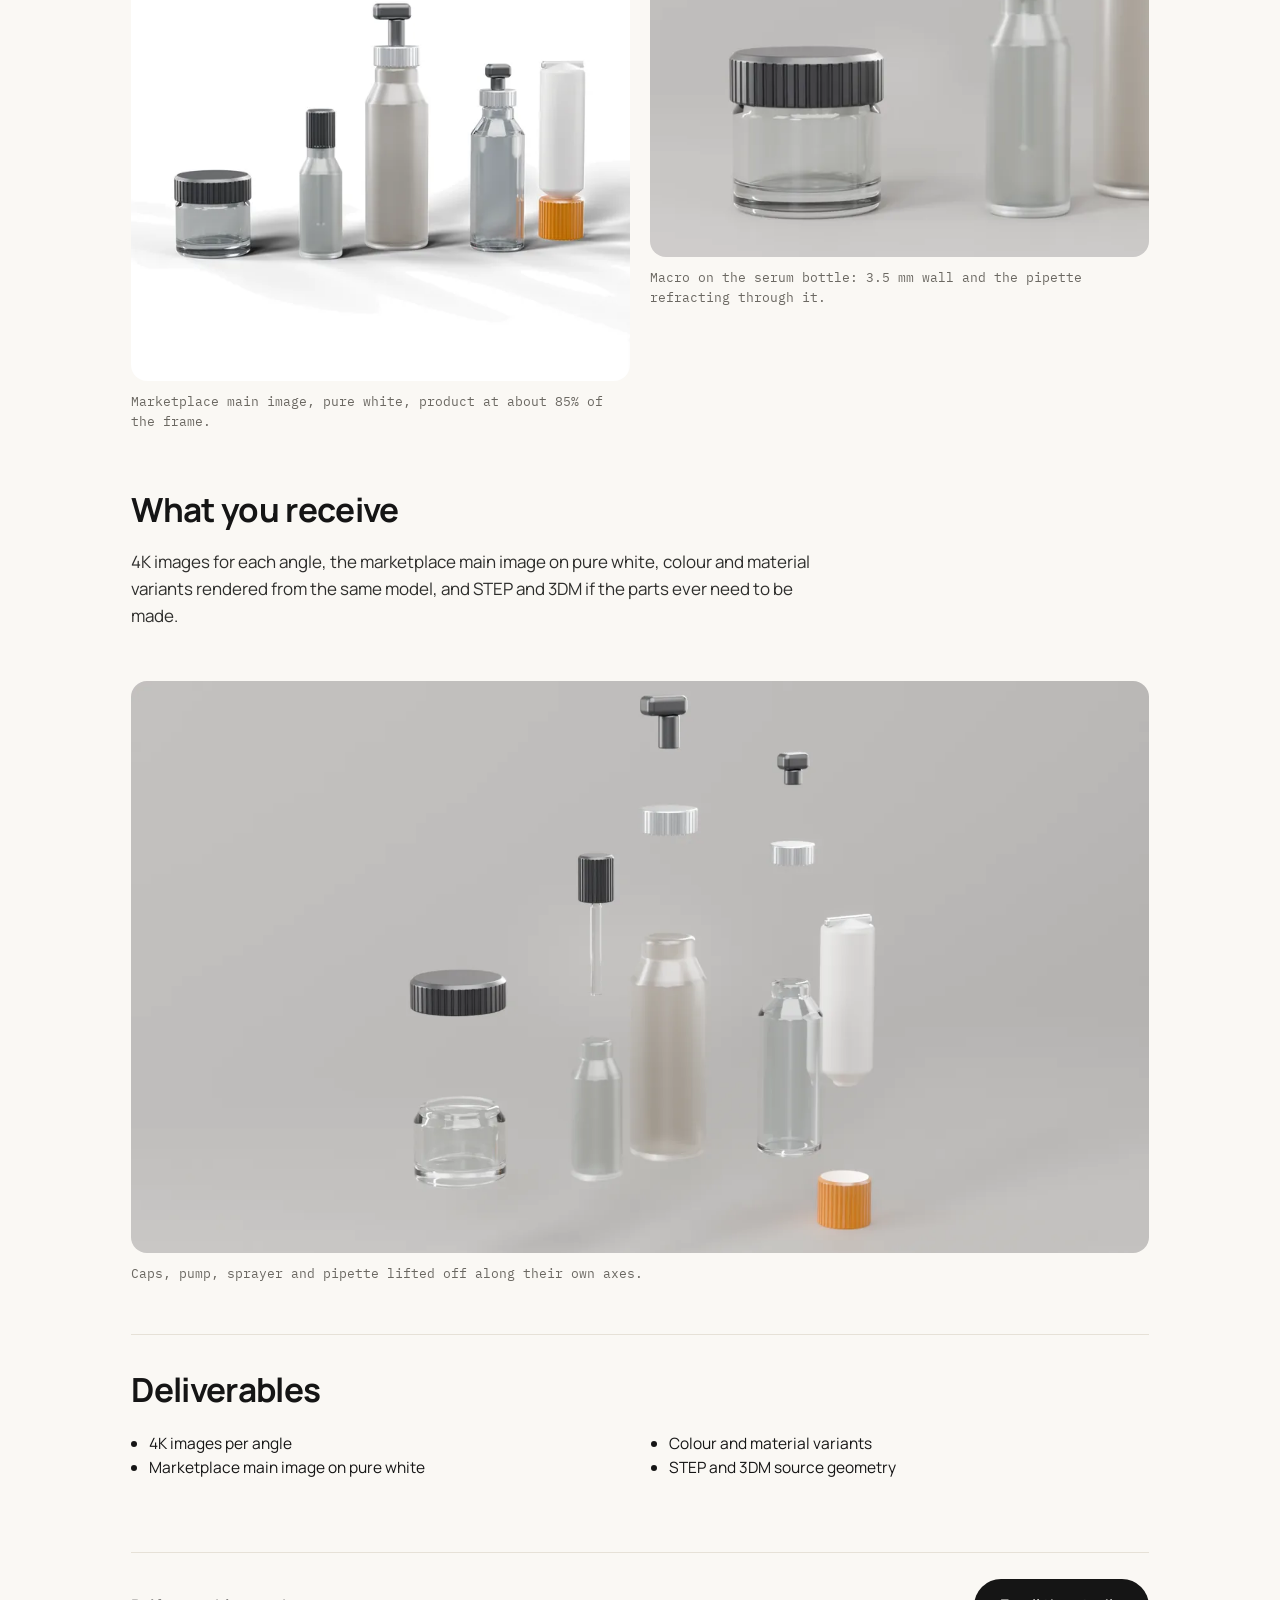
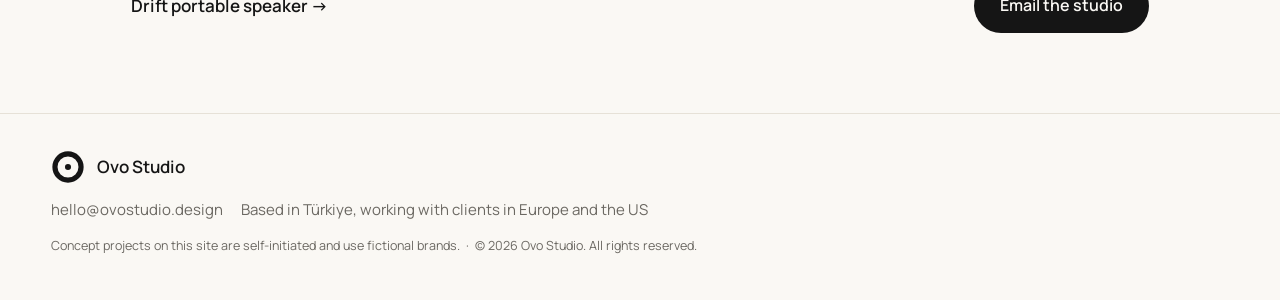
<file: en/work/skincare-set/index.html>
<!doctype html>
<html lang="en">
<head>
<meta charset="utf-8">
<meta name="viewport" content="width=device-width, initial-scale=1">
<title>Skincare set, render pack — Ovo Studio</title>
<meta name="description" content="Ovo Studio turns product ideas into files a factory or a 3D printer can actually use: concept, production-ready CAD, design for manufacturing, and photoreal renders.">
<meta property="og:title" content="Skincare set, render pack — Ovo Studio">
<meta property="og:description" content="Ovo Studio turns product ideas into files a factory or a 3D printer can actually use: concept, production-ready CAD, design for manufacturing, and photoreal renders.">
<meta property="og:type" content="website">
<meta property="og:image" content="https://ovodesign.studio/static/logo/icon-512.png"><link rel="icon" href="../../../static/logo/favicon-32.png" sizes="32x32">
<link rel="apple-touch-icon" href="../../../static/logo/icon-180.png">
<link rel="alternate" hreflang="en" href="https://ovodesign.studio/en/work/skincare-set/">
<link rel="alternate" hreflang="tr" href="https://ovodesign.studio/tr/work/skincare-set/">
<link rel="preconnect" href="https://fonts.googleapis.com">
<link rel="preconnect" href="https://fonts.gstatic.com" crossorigin>
<link href="https://fonts.googleapis.com/css2?family=Manrope:wght@400;500;600;700&family=IBM+Plex+Mono:wght@400;500&display=swap" rel="stylesheet">
<link rel="stylesheet" href="../../../static/style.css">
</head>
<body>
<header class="site-head">
  <a class="brand" href="../../../en/" aria-label="Ovo Studio">
    <img src="../../../static/logo/lockup-duo.svg" alt="Ovo Studio" width="150" height="52">
  </a>
  <nav class="site-nav">
    <a href="../../../en/#work">Work</a>
    <a href="../../../en/#services">Services</a>
    <a href="../../../en/#process">Process</a>
    <a href="../../../en/#studio">Studio</a>
    <a class="nav-cta" href="mailto:hello@ovostudio.design">Contact</a>
    <a class="lang" href="../../../tr/work/skincare-set/" hreflang="tr">TR</a>
  </nav>
</header>

<article class="case">
  <header class="case-head">
    <a class="back" href="../../../en/#work">← Work</a>
    <h1>Skincare set, render pack</h1>
    <p class="lede">Five products, one lighting setup, marketplace-ready</p>
    <ul class="chips">
      <li class="mono">2026</li>
      <li class="mono">3D modelling &amp; rendering</li>
<li class="mono concept">Concept project</li>    </ul>
  </header>

  <figure class="case-hero">
    <picture><source type="image/webp" srcset="../../../static/img/skincare-set/hero-640.webp 640w, ../../../static/img/skincare-set/hero-1024.webp 1024w, ../../../static/img/skincare-set/hero-1600.webp 1600w" sizes="100vw"><img src="../../../static/img/skincare-set/hero-1024.jpg" width="2000" height="1500" alt="The family group on the studio backdrop." loading="eager" decoding="async"></picture>
<figcaption>The family group on the studio backdrop.</figcaption>  </figure>

  <div class="case-intro">
    <p class="summary">A five-product skincare line modelled specifically to be photographed: real glass wall thickness, ribbed caps that catch a highlight, and clean cylindrical bodies that a label can be wrapped onto. Shot as a family group, as a marketplace main image on pure white, and as a macro.</p>
    <table class="specs">
<tr><th>Products</th><td class="mono">5 (jar</td></tr><tr><th>Parts</th><td class="mono">14</td></tr><tr><th>Cream jar</th><td class="mono">50 ml</td></tr><tr><th>Serum dropper</th><td class="mono">30 ml</td></tr><tr><th>Pump bottle</th><td class="mono">150 ml</td></tr><tr><th>Glass walls</th><td class="mono">3.5–4 mm</td></tr><tr><th>Files</th><td class="mono">4K PNG · STEP · 3DM</td></tr>    </table>
  </div>

      <section class="case-text">
        <h2>Why this exists</h2>
        <p>Most product renders fail in the same place: the glass. Modelled as a single surface with no thickness, a bottle refracts like a soap bubble and the eye rejects it instantly. This set was built to show what changes when the geometry is honest.</p>
      </section>
      <section class="case-text">
        <h2>Glass that behaves like glass</h2>
        <p>Every body is a revolved outer profile minus a revolved cavity: 3.5 mm walls on the serum bottle, 4 mm on the pump bottle, and a 10 mm solid glass base on the jar, which is what produces that heavy lens at the bottom. The dropper pipette sits inside the serum bottle, so it distorts through the wall exactly as it would on a shelf.</p>
      </section>
      <figure class="case-wide">
        <picture><source type="image/webp" srcset="../../../static/img/skincare-set/lifestyle-640.webp 640w, ../../../static/img/skincare-set/lifestyle-1024.webp 1024w, ../../../static/img/skincare-set/lifestyle-1600.webp 1600w" sizes="100vw"><img src="../../../static/img/skincare-set/lifestyle-1024.jpg" width="2000" height="1500" alt="Lifestyle shot on a real surface with window light, shallow depth of field, shot at f/4." loading="lazy" decoding="async"></picture>
<figcaption>Lifestyle shot on a real surface with window light, shallow depth of field, shot at f/4.</figcaption>      </figure>
      <section class="case-text">
        <h2>Built for listings, not just for a portfolio</h2>
        <p>The main image is rendered on pure white with the product filling about 85% of the frame and grounded by its own shadow, which is what marketplaces ask for. The bodies are clean surfaces of revolution, so artwork maps with a simple cylindrical projection: a new label is a new render, not a new model.</p>
      </section>
      <div class="case-pair">
        <figure>
          <picture><source type="image/webp" srcset="../../../static/img/skincare-set/white-640.webp 640w, ../../../static/img/skincare-set/white-1024.webp 1024w, ../../../static/img/skincare-set/white-1600.webp 1600w" sizes="(max-width: 900px) 100vw, 50vw"><img src="../../../static/img/skincare-set/white-1024.jpg" width="2000" height="2000" alt="Marketplace main image, pure white, product at about 85% of the frame." loading="lazy" decoding="async"></picture>
<figcaption>Marketplace main image, pure white, product at about 85% of the frame.</figcaption>        </figure>
        <figure>
          <picture><source type="image/webp" srcset="../../../static/img/skincare-set/detail-640.webp 640w, ../../../static/img/skincare-set/detail-1024.webp 1024w, ../../../static/img/skincare-set/detail-1600.webp 1600w" sizes="(max-width: 900px) 100vw, 50vw"><img src="../../../static/img/skincare-set/detail-1024.jpg" width="2000" height="1500" alt="Macro on the serum bottle: 3.5 mm wall and the pipette refracting through it." loading="lazy" decoding="async"></picture>
<figcaption>Macro on the serum bottle: 3.5 mm wall and the pipette refracting through it.</figcaption>        </figure>
      </div>
      <section class="case-text">
        <h2>What you receive</h2>
        <p>4K images for each angle, the marketplace main image on pure white, colour and material variants rendered from the same model, and STEP and 3DM if the parts ever need to be made.</p>
      </section>
      <figure class="case-wide">
        <picture><source type="image/webp" srcset="../../../static/img/skincare-set/exploded-640.webp 640w, ../../../static/img/skincare-set/exploded-1024.webp 1024w, ../../../static/img/skincare-set/exploded-1600.webp 1600w" sizes="100vw"><img src="../../../static/img/skincare-set/exploded-1024.jpg" width="2000" height="1125" alt="Caps, pump, sprayer and pipette lifted off along their own axes." loading="lazy" decoding="async"></picture>
<figcaption>Caps, pump, sprayer and pipette lifted off along their own axes.</figcaption>      </figure>

  <section class="case-deliverables">
    <h2>Deliverables</h2>
    <ul><li>4K images per angle</li><li>Marketplace main image on pure white</li><li>Colour and material variants</li><li>STEP and 3DM source geometry</li></ul>
  </section>

  <nav class="case-next">
<a href="../../../en/work/drift-speaker/">Drift portable speaker →</a>    <a class="btn" href="mailto:hello@ovostudio.design">Email the studio</a>
  </nav>
</article>

<footer class="site-foot">
  <div class="foot-brand">
    <img src="../../../static/logo/symbol-ink.svg" alt="" width="34" height="34">
    <span>Ovo Studio</span>
  </div>
  <div class="foot-links">
    <a href="mailto:hello@ovostudio.design">hello@ovostudio.design</a>
    <span>Based in Türkiye, working with clients in Europe and the US</span>
  </div>
  <p class="foot-note">Concept projects on this site are self-initiated and use fictional brands. &nbsp;·&nbsp; © 2026 Ovo Studio. All rights reserved.</p>
</footer>
</body>
</html>
</file>
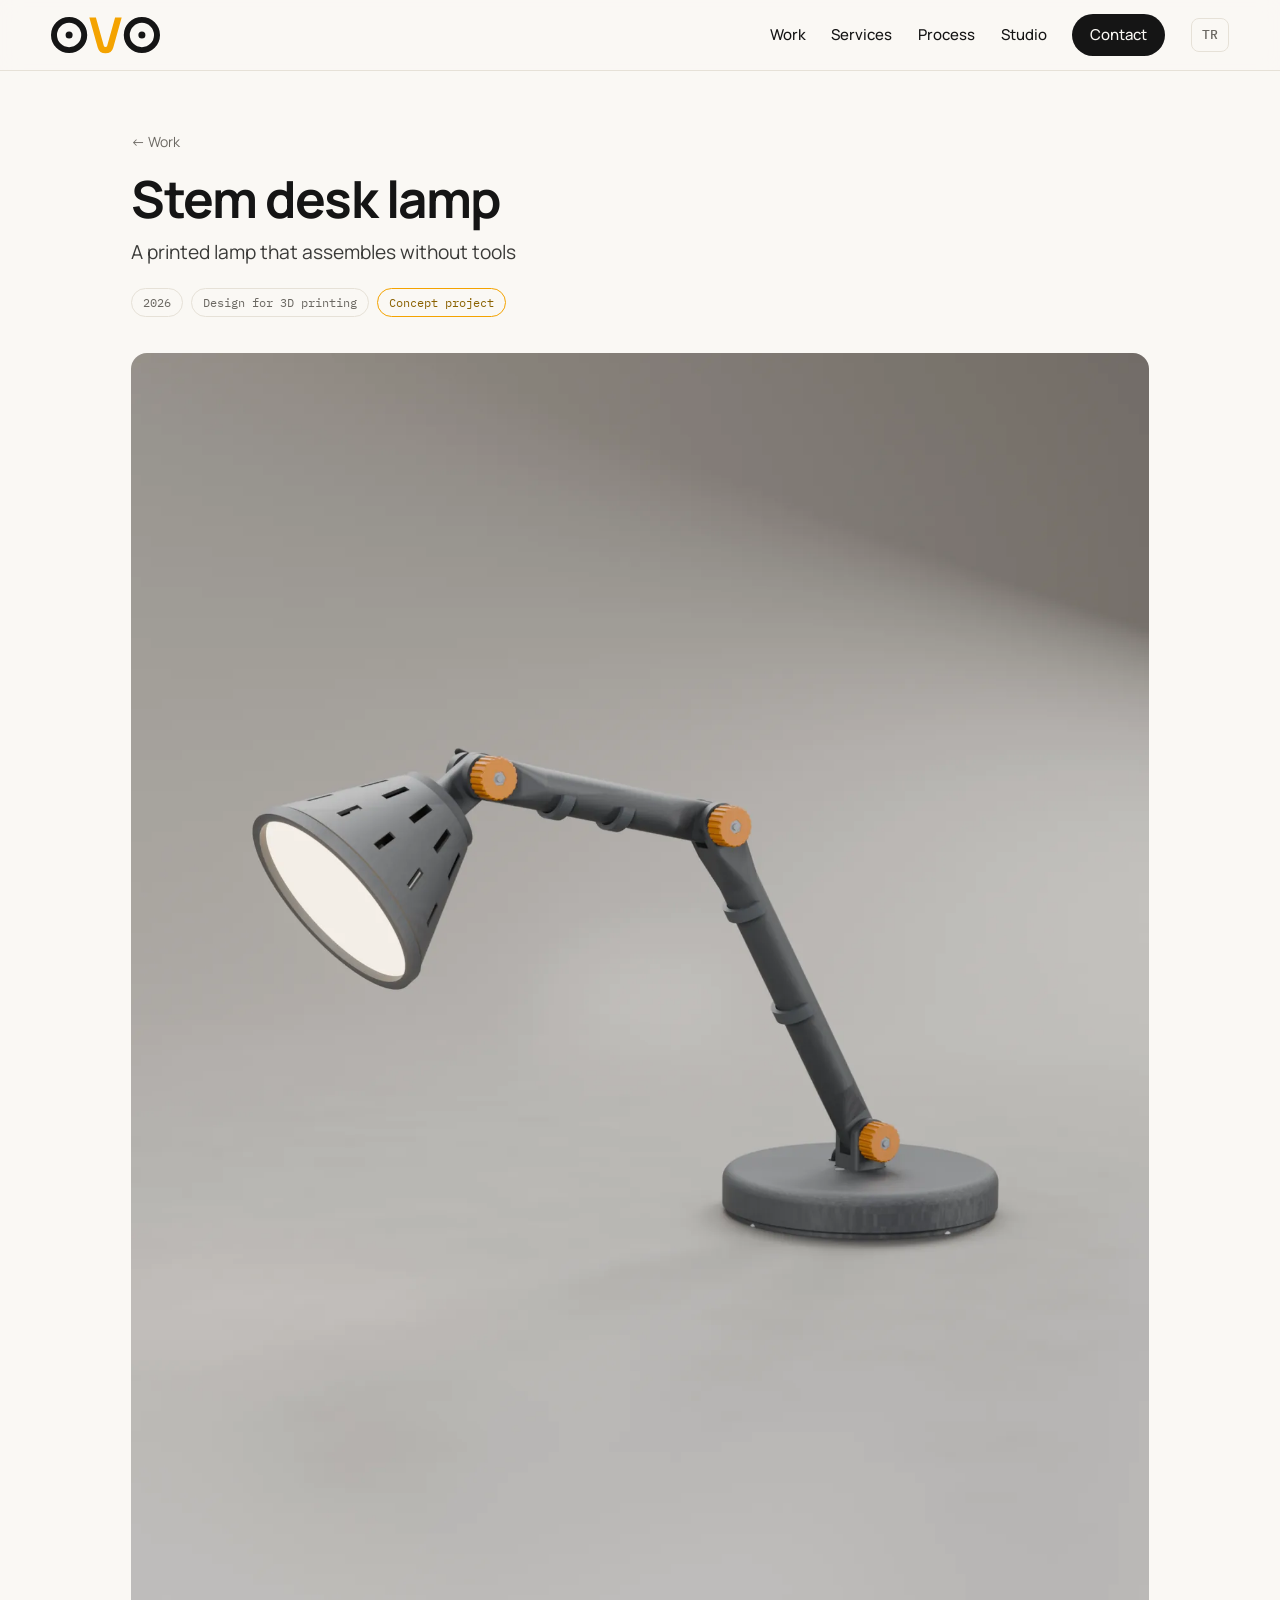
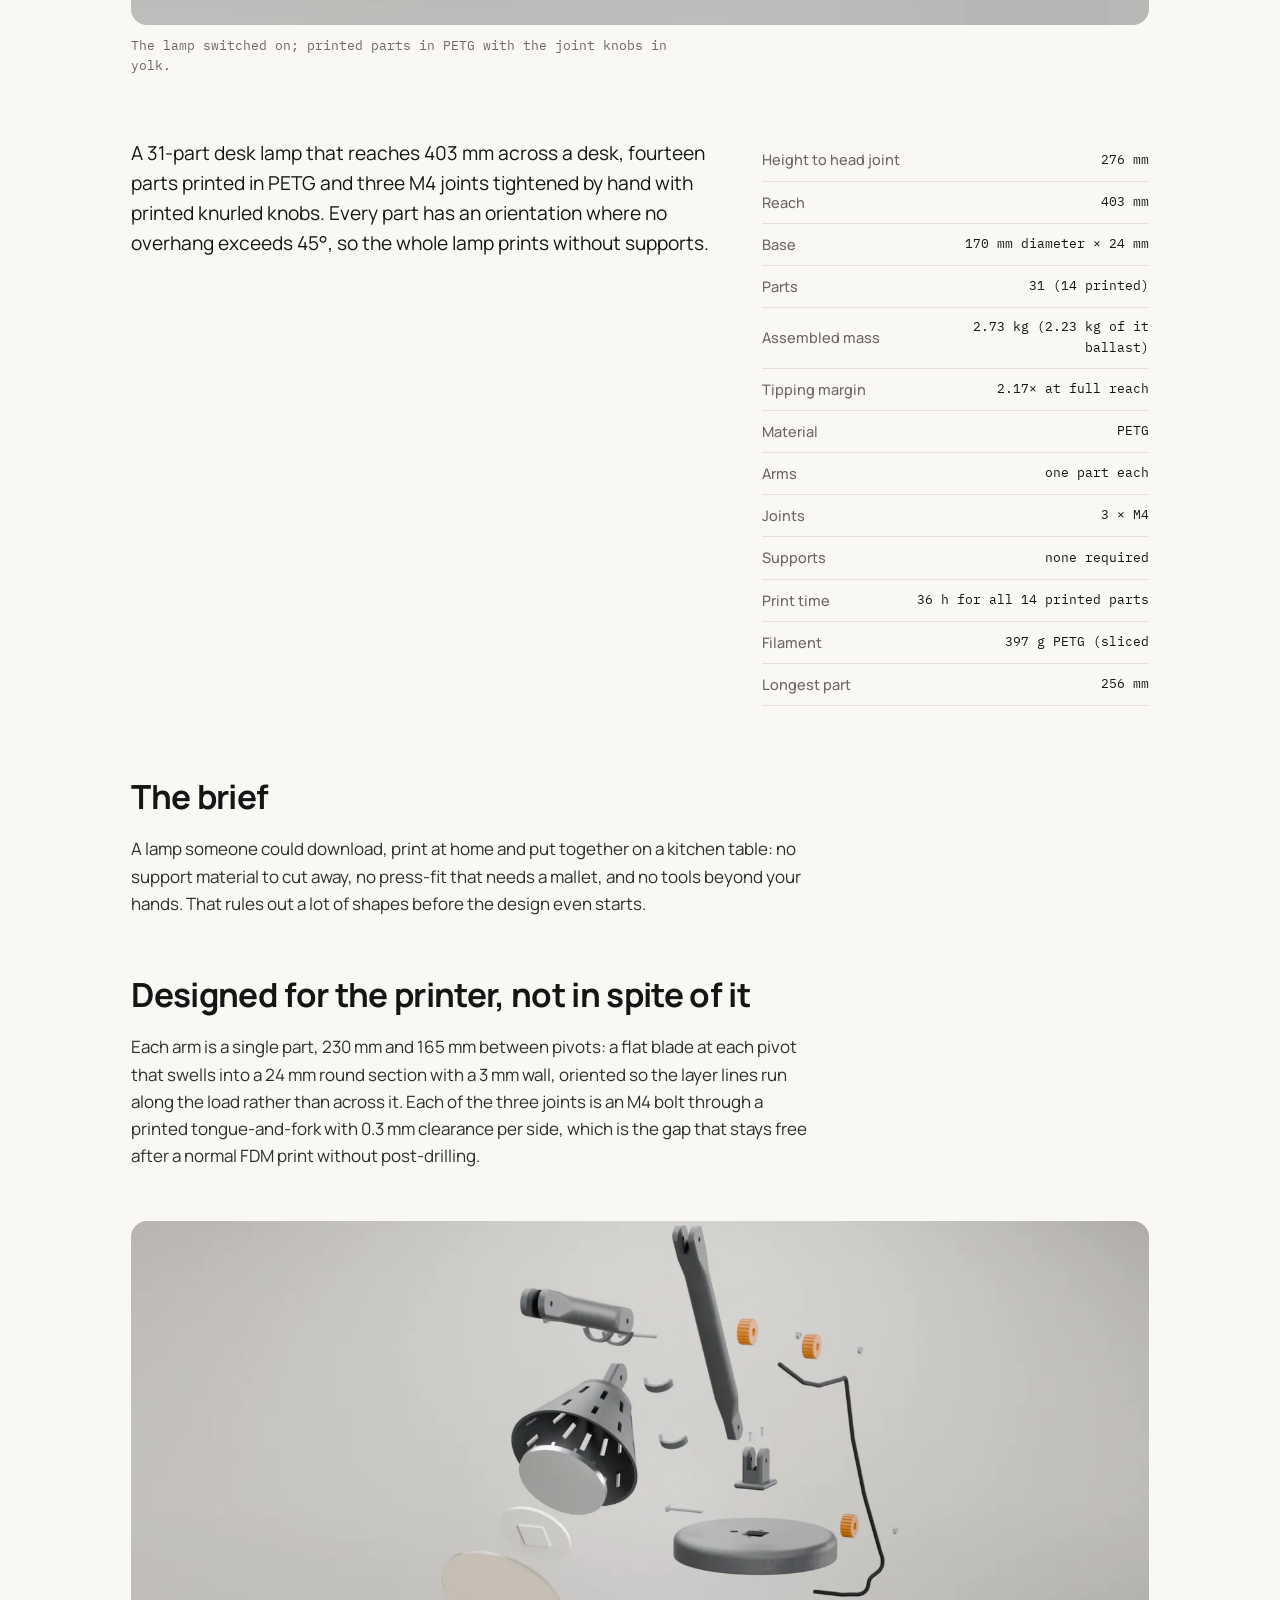
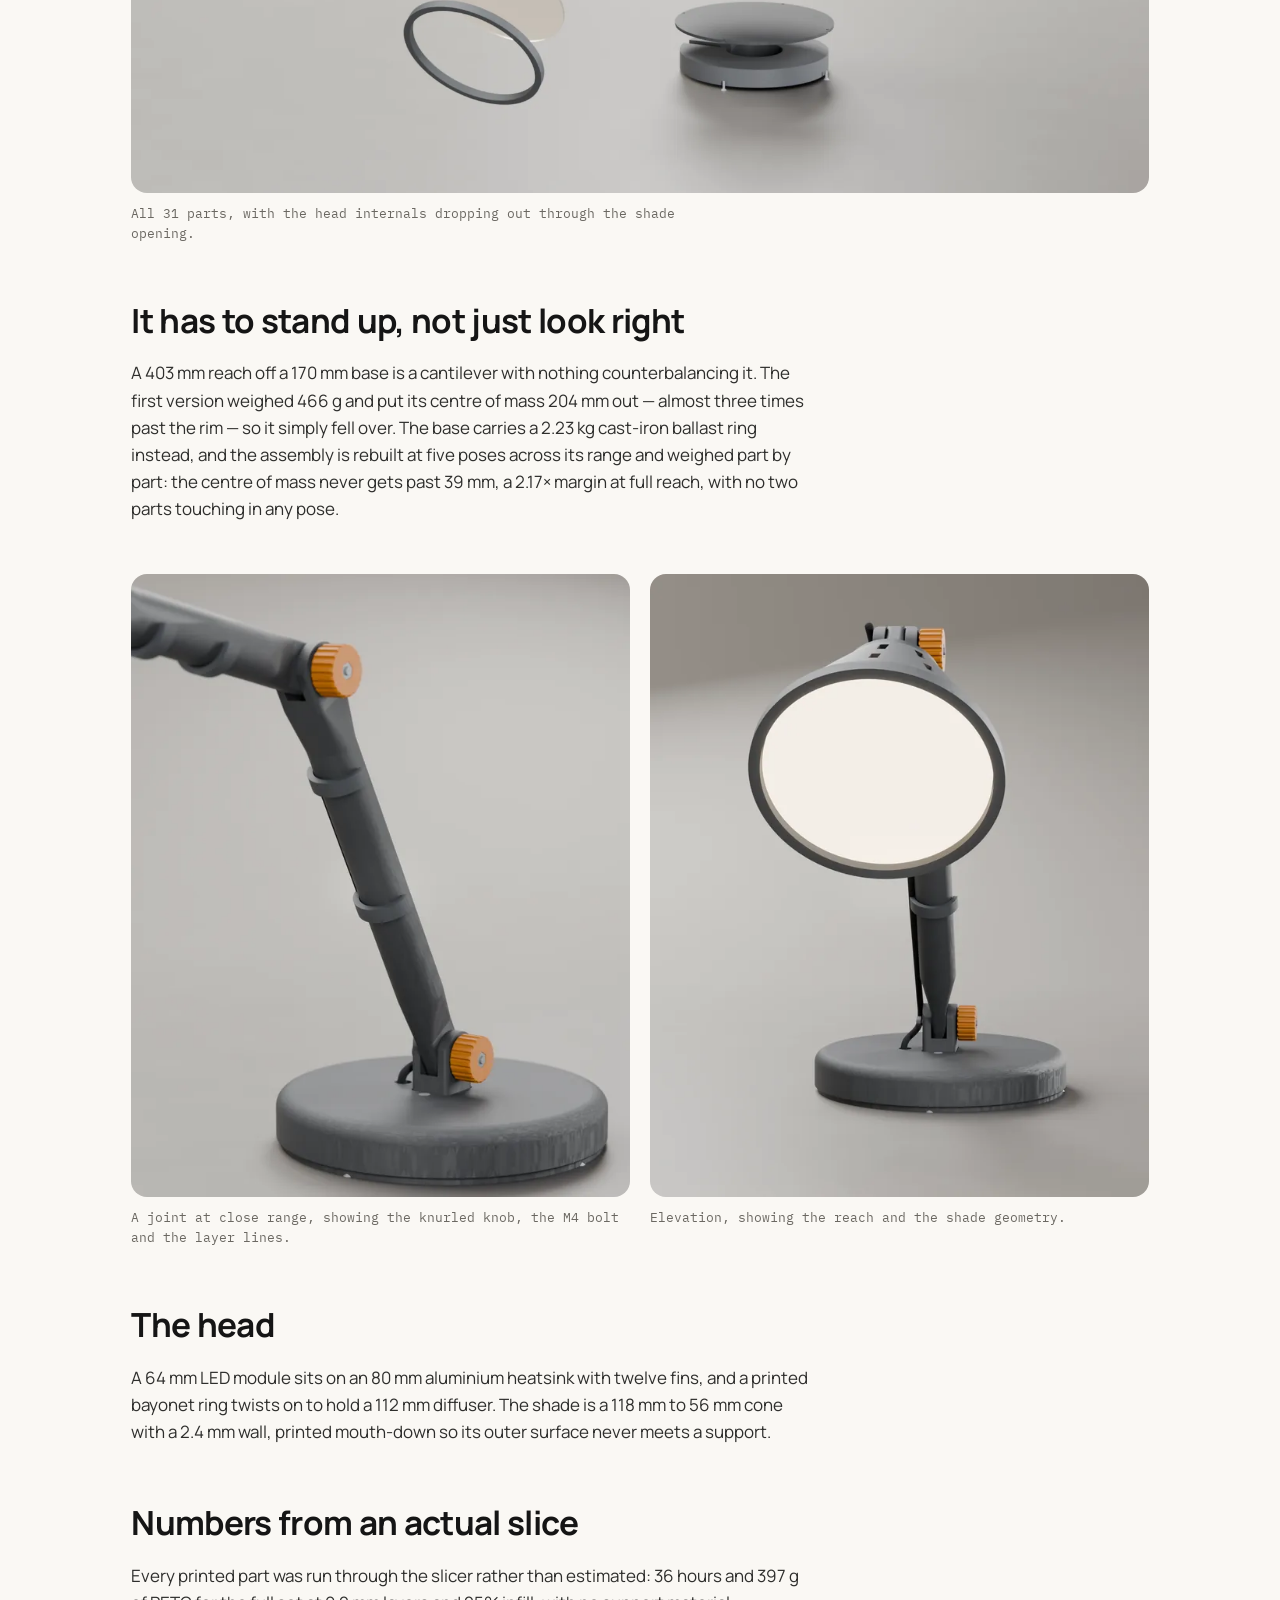
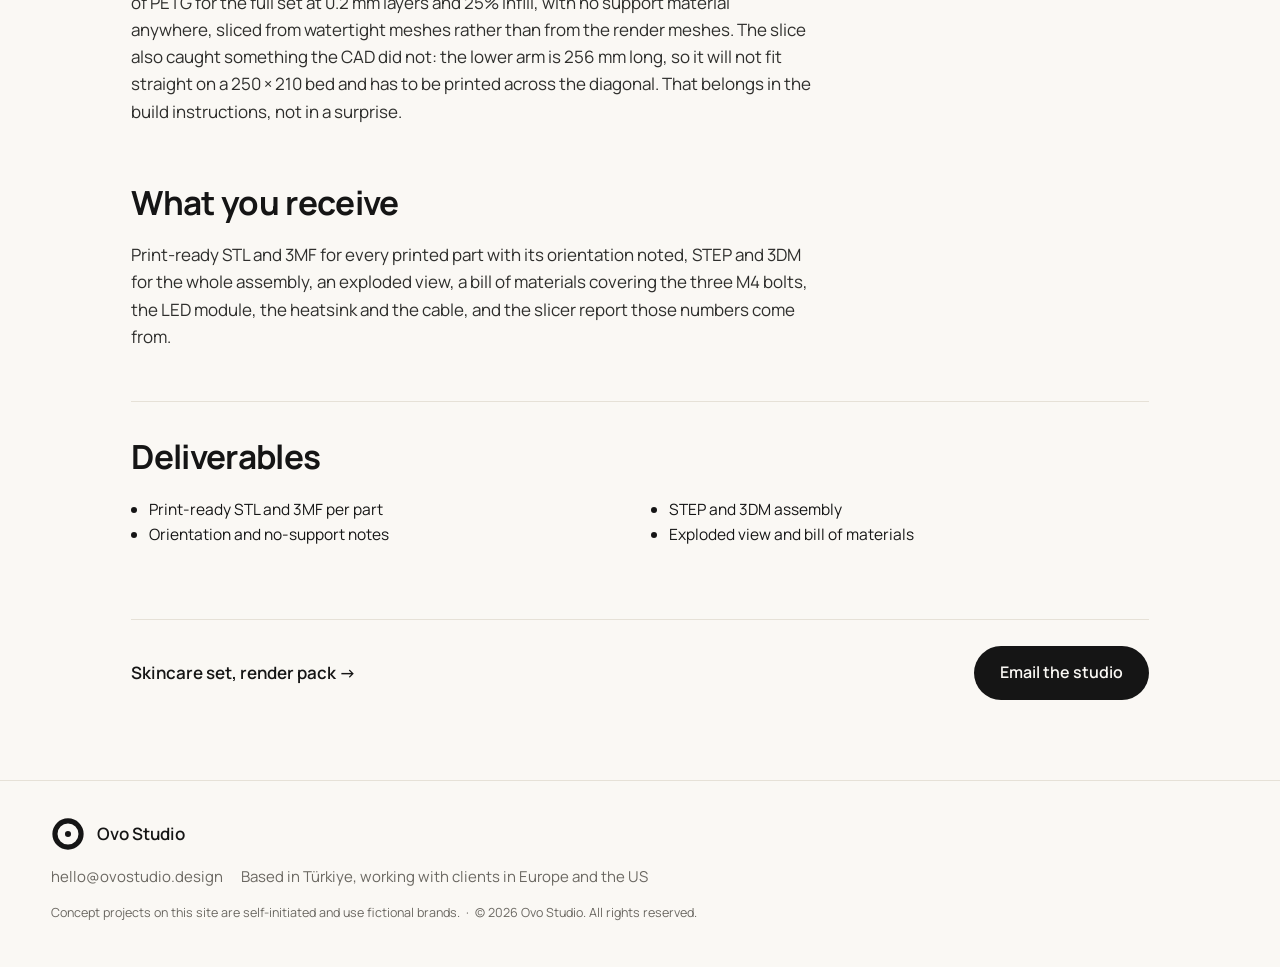
<file: en/work/stem-lamp/index.html>
<!doctype html>
<html lang="en">
<head>
<meta charset="utf-8">
<meta name="viewport" content="width=device-width, initial-scale=1">
<title>Stem desk lamp — Ovo Studio</title>
<meta name="description" content="Ovo Studio turns product ideas into files a factory or a 3D printer can actually use: concept, production-ready CAD, design for manufacturing, and photoreal renders.">
<meta property="og:title" content="Stem desk lamp — Ovo Studio">
<meta property="og:description" content="Ovo Studio turns product ideas into files a factory or a 3D printer can actually use: concept, production-ready CAD, design for manufacturing, and photoreal renders.">
<meta property="og:type" content="website">
<meta property="og:image" content="https://ovodesign.studio/static/logo/icon-512.png"><link rel="icon" href="../../../static/logo/favicon-32.png" sizes="32x32">
<link rel="apple-touch-icon" href="../../../static/logo/icon-180.png">
<link rel="alternate" hreflang="en" href="https://ovodesign.studio/en/work/stem-lamp/">
<link rel="alternate" hreflang="tr" href="https://ovodesign.studio/tr/work/stem-lamp/">
<link rel="preconnect" href="https://fonts.googleapis.com">
<link rel="preconnect" href="https://fonts.gstatic.com" crossorigin>
<link href="https://fonts.googleapis.com/css2?family=Manrope:wght@400;500;600;700&family=IBM+Plex+Mono:wght@400;500&display=swap" rel="stylesheet">
<link rel="stylesheet" href="../../../static/style.css">
</head>
<body>
<header class="site-head">
  <a class="brand" href="../../../en/" aria-label="Ovo Studio">
    <img src="../../../static/logo/lockup-duo.svg" alt="Ovo Studio" width="150" height="52">
  </a>
  <nav class="site-nav">
    <a href="../../../en/#work">Work</a>
    <a href="../../../en/#services">Services</a>
    <a href="../../../en/#process">Process</a>
    <a href="../../../en/#studio">Studio</a>
    <a class="nav-cta" href="mailto:hello@ovostudio.design">Contact</a>
    <a class="lang" href="../../../tr/work/stem-lamp/" hreflang="tr">TR</a>
  </nav>
</header>

<article class="case">
  <header class="case-head">
    <a class="back" href="../../../en/#work">← Work</a>
    <h1>Stem desk lamp</h1>
    <p class="lede">A printed lamp that assembles without tools</p>
    <ul class="chips">
      <li class="mono">2026</li>
      <li class="mono">Design for 3D printing</li>
<li class="mono concept">Concept project</li>    </ul>
  </header>

  <figure class="case-hero">
    <picture><source type="image/webp" srcset="../../../static/img/stem-lamp/hero-640.webp 640w, ../../../static/img/stem-lamp/hero-1024.webp 1024w, ../../../static/img/stem-lamp/hero-1600.webp 1600w" sizes="100vw"><img src="../../../static/img/stem-lamp/hero-1024.jpg" width="2000" height="2500" alt="The lamp switched on; printed parts in PETG with the joint knobs in yolk." loading="eager" decoding="async"></picture>
<figcaption>The lamp switched on; printed parts in PETG with the joint knobs in yolk.</figcaption>  </figure>

  <div class="case-intro">
    <p class="summary">A 31-part desk lamp that reaches 403 mm across a desk, fourteen parts printed in PETG and three M4 joints tightened by hand with printed knurled knobs. Every part has an orientation where no overhang exceeds 45°, so the whole lamp prints without supports.</p>
    <table class="specs">
<tr><th>Height to head joint</th><td class="mono">276 mm</td></tr><tr><th>Reach</th><td class="mono">403 mm</td></tr><tr><th>Base</th><td class="mono">170 mm diameter × 24 mm</td></tr><tr><th>Parts</th><td class="mono">31 (14 printed)</td></tr><tr><th>Assembled mass</th><td class="mono">2.73 kg (2.23 kg of it ballast)</td></tr><tr><th>Tipping margin</th><td class="mono">2.17× at full reach</td></tr><tr><th>Material</th><td class="mono">PETG</td></tr><tr><th>Arms</th><td class="mono">one part each</td></tr><tr><th>Joints</th><td class="mono">3 × M4</td></tr><tr><th>Supports</th><td class="mono">none required</td></tr><tr><th>Print time</th><td class="mono">36 h for all 14 printed parts</td></tr><tr><th>Filament</th><td class="mono">397 g PETG (sliced</td></tr><tr><th>Longest part</th><td class="mono">256 mm</td></tr>    </table>
  </div>

      <section class="case-text">
        <h2>The brief</h2>
        <p>A lamp someone could download, print at home and put together on a kitchen table: no support material to cut away, no press-fit that needs a mallet, and no tools beyond your hands. That rules out a lot of shapes before the design even starts.</p>
      </section>
      <section class="case-text">
        <h2>Designed for the printer, not in spite of it</h2>
        <p>Each arm is a single part, 230 mm and 165 mm between pivots: a flat blade at each pivot that swells into a 24 mm round section with a 3 mm wall, oriented so the layer lines run along the load rather than across it. Each of the three joints is an M4 bolt through a printed tongue-and-fork with 0.3 mm clearance per side, which is the gap that stays free after a normal FDM print without post-drilling.</p>
      </section>
      <figure class="case-wide">
        <picture><source type="image/webp" srcset="../../../static/img/stem-lamp/exploded-640.webp 640w, ../../../static/img/stem-lamp/exploded-1024.webp 1024w, ../../../static/img/stem-lamp/exploded-1600.webp 1600w" sizes="100vw"><img src="../../../static/img/stem-lamp/exploded-1024.jpg" width="2000" height="1125" alt="All 31 parts, with the head internals dropping out through the shade opening." loading="lazy" decoding="async"></picture>
<figcaption>All 31 parts, with the head internals dropping out through the shade opening.</figcaption>      </figure>
      <section class="case-text">
        <h2>It has to stand up, not just look right</h2>
        <p>A 403 mm reach off a 170 mm base is a cantilever with nothing counterbalancing it. The first version weighed 466 g and put its centre of mass 204 mm out — almost three times past the rim — so it simply fell over. The base carries a 2.23 kg cast-iron ballast ring instead, and the assembly is rebuilt at five poses across its range and weighed part by part: the centre of mass never gets past 39 mm, a 2.17× margin at full reach, with no two parts touching in any pose.</p>
      </section>
      <div class="case-pair">
        <figure>
          <picture><source type="image/webp" srcset="../../../static/img/stem-lamp/detail-640.webp 640w, ../../../static/img/stem-lamp/detail-1024.webp 1024w, ../../../static/img/stem-lamp/detail-1600.webp 1600w" sizes="(max-width: 900px) 100vw, 50vw"><img src="../../../static/img/stem-lamp/detail-1024.jpg" width="2000" height="2500" alt="A joint at close range, showing the knurled knob, the M4 bolt and the layer lines." loading="lazy" decoding="async"></picture>
<figcaption>A joint at close range, showing the knurled knob, the M4 bolt and the layer lines.</figcaption>        </figure>
        <figure>
          <picture><source type="image/webp" srcset="../../../static/img/stem-lamp/front-640.webp 640w, ../../../static/img/stem-lamp/front-1024.webp 1024w, ../../../static/img/stem-lamp/front-1600.webp 1600w" sizes="(max-width: 900px) 100vw, 50vw"><img src="../../../static/img/stem-lamp/front-1024.jpg" width="2000" height="2500" alt="Elevation, showing the reach and the shade geometry." loading="lazy" decoding="async"></picture>
<figcaption>Elevation, showing the reach and the shade geometry.</figcaption>        </figure>
      </div>
      <section class="case-text">
        <h2>The head</h2>
        <p>A 64 mm LED module sits on an 80 mm aluminium heatsink with twelve fins, and a printed bayonet ring twists on to hold a 112 mm diffuser. The shade is a 118 mm to 56 mm cone with a 2.4 mm wall, printed mouth-down so its outer surface never meets a support.</p>
      </section>
      <section class="case-text">
        <h2>Numbers from an actual slice</h2>
        <p>Every printed part was run through the slicer rather than estimated: 36 hours and 397 g of PETG for the full set at 0.2 mm layers and 25% infill, with no support material anywhere, sliced from watertight meshes rather than from the render meshes. The slice also caught something the CAD did not: the lower arm is 256 mm long, so it will not fit straight on a 250 × 210 bed and has to be printed across the diagonal. That belongs in the build instructions, not in a surprise.</p>
      </section>
      <section class="case-text">
        <h2>What you receive</h2>
        <p>Print-ready STL and 3MF for every printed part with its orientation noted, STEP and 3DM for the whole assembly, an exploded view, a bill of materials covering the three M4 bolts, the LED module, the heatsink and the cable, and the slicer report those numbers come from.</p>
      </section>

  <section class="case-deliverables">
    <h2>Deliverables</h2>
    <ul><li>Print-ready STL and 3MF per part</li><li>Orientation and no-support notes</li><li>STEP and 3DM assembly</li><li>Exploded view and bill of materials</li></ul>
  </section>

  <nav class="case-next">
<a href="../../../en/work/skincare-set/">Skincare set, render pack →</a>    <a class="btn" href="mailto:hello@ovostudio.design">Email the studio</a>
  </nav>
</article>

<footer class="site-foot">
  <div class="foot-brand">
    <img src="../../../static/logo/symbol-ink.svg" alt="" width="34" height="34">
    <span>Ovo Studio</span>
  </div>
  <div class="foot-links">
    <a href="mailto:hello@ovostudio.design">hello@ovostudio.design</a>
    <span>Based in Türkiye, working with clients in Europe and the US</span>
  </div>
  <p class="foot-note">Concept projects on this site are self-initiated and use fictional brands. &nbsp;·&nbsp; © 2026 Ovo Studio. All rights reserved.</p>
</footer>
</body>
</html>
</file>
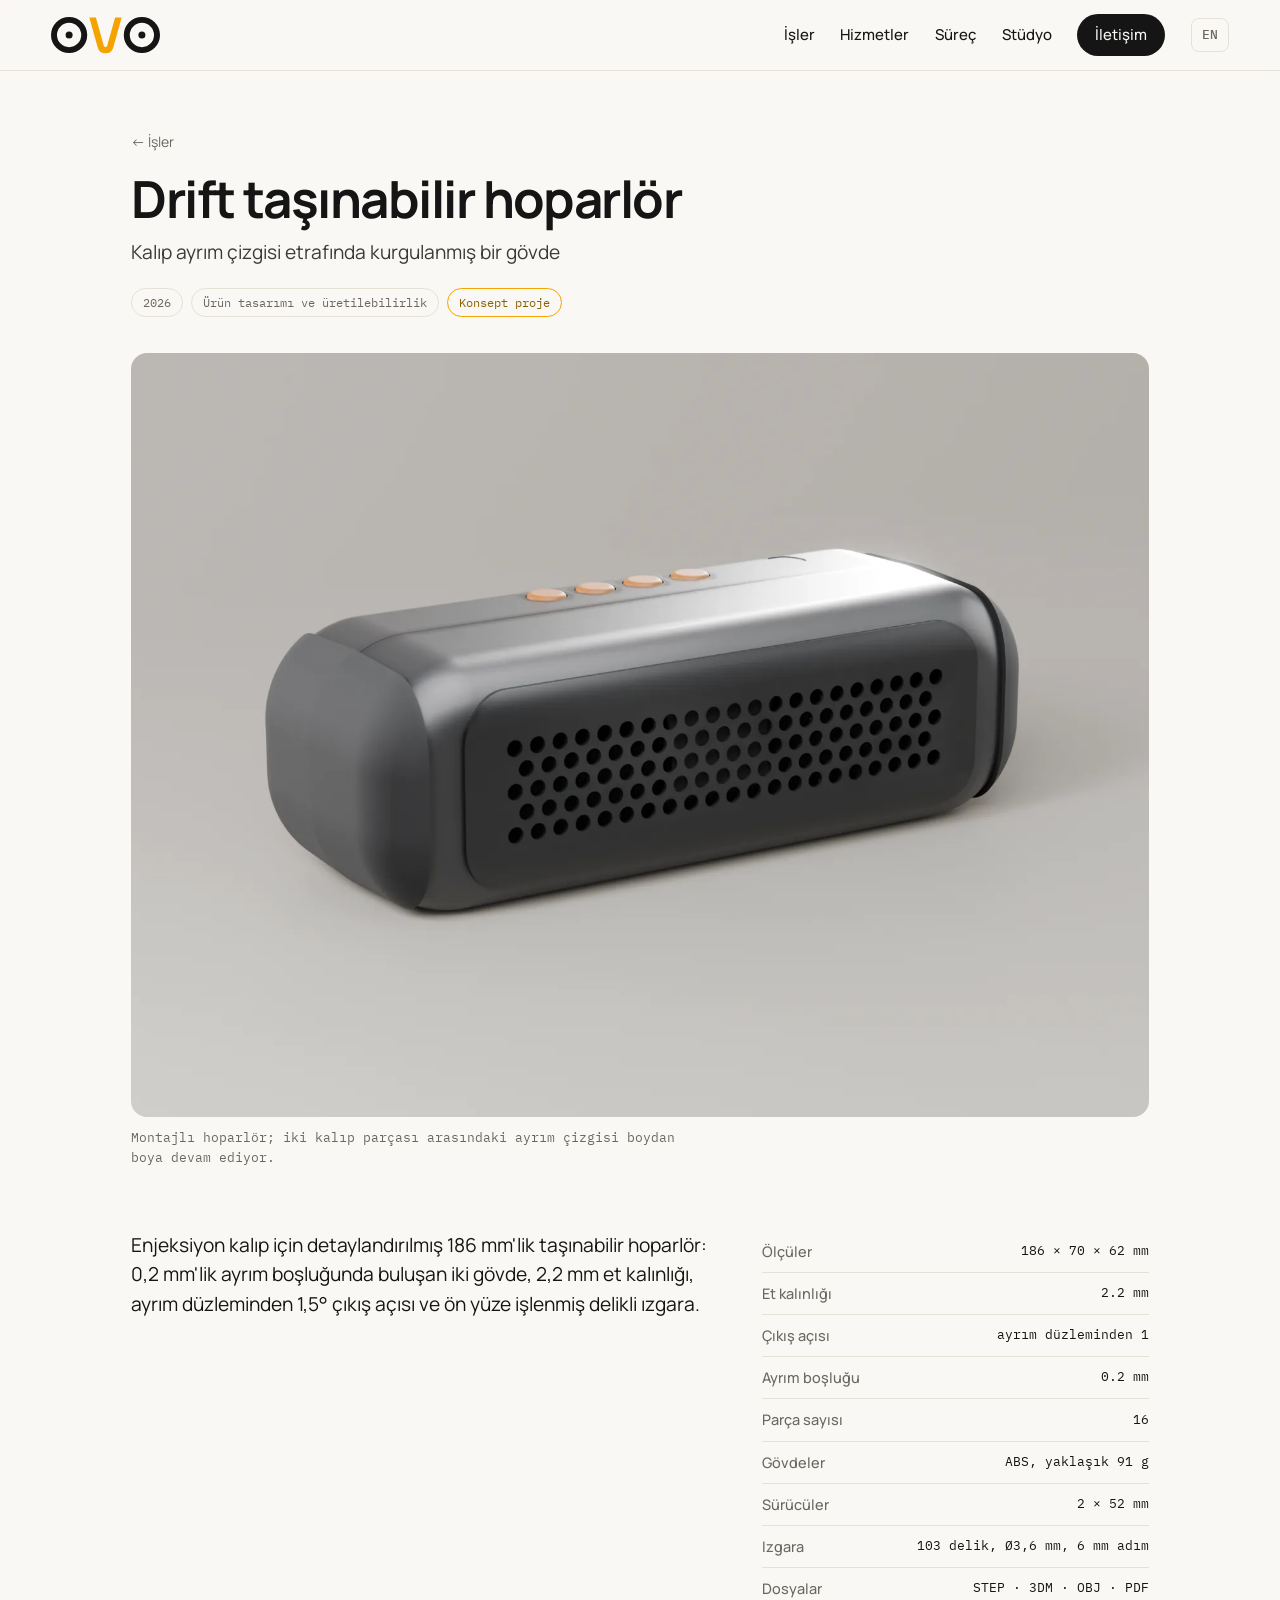
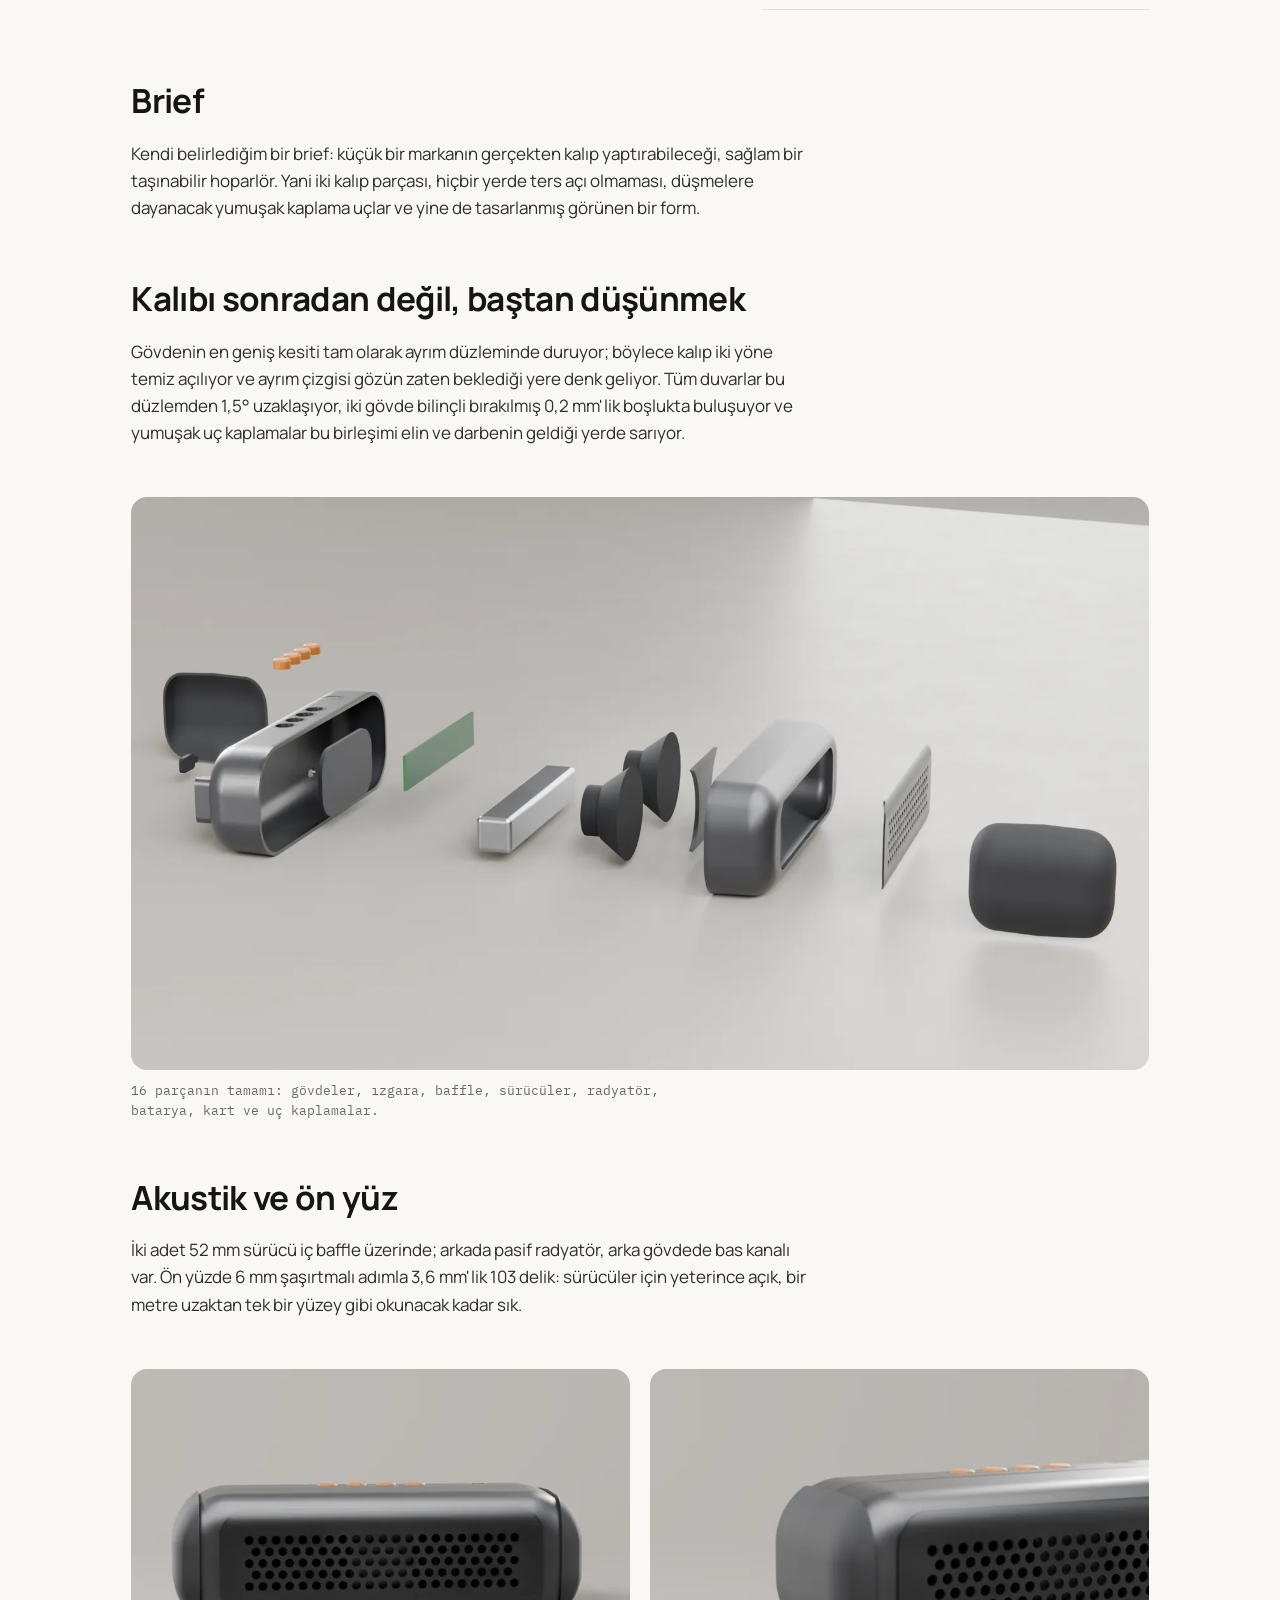
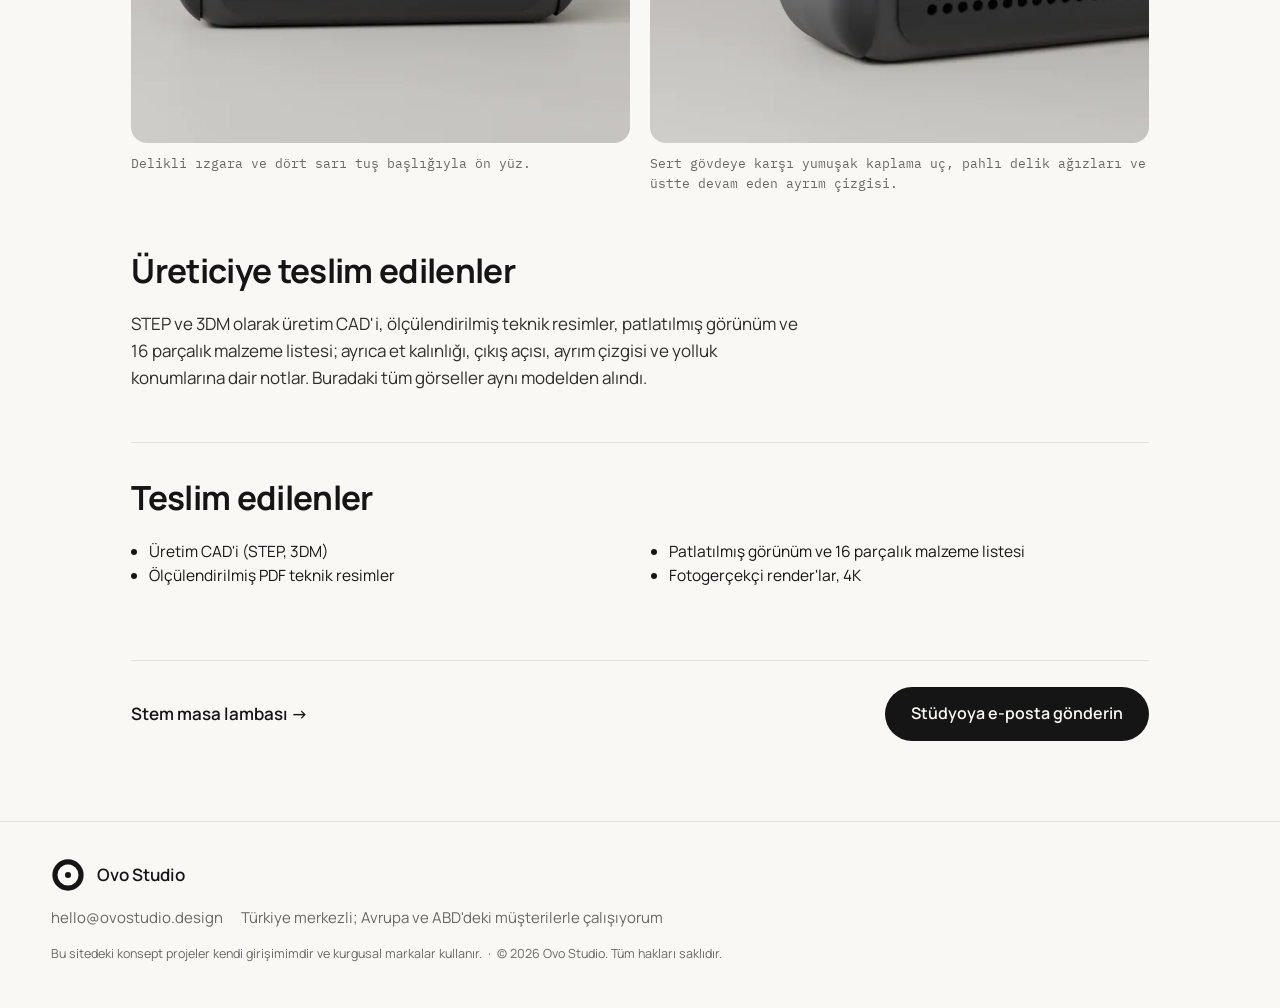
<file: tr/work/drift-speaker/index.html>
<!doctype html>
<html lang="tr">
<head>
<meta charset="utf-8">
<meta name="viewport" content="width=device-width, initial-scale=1">
<title>Drift taşınabilir hoparlör — Ovo Studio</title>
<meta name="description" content="Ovo Studio, ürün fikirlerini fabrikanın ya da 3D yazıcının gerçekten kullanabileceği dosyalara dönüştürür: konsept, üretime hazır CAD, üretilebilirlik tasarımı ve fotogerçekçi görseller.">
<meta property="og:title" content="Drift taşınabilir hoparlör — Ovo Studio">
<meta property="og:description" content="Ovo Studio, ürün fikirlerini fabrikanın ya da 3D yazıcının gerçekten kullanabileceği dosyalara dönüştürür: konsept, üretime hazır CAD, üretilebilirlik tasarımı ve fotogerçekçi görseller.">
<meta property="og:type" content="website">
<meta property="og:image" content="https://ovodesign.studio/static/logo/icon-512.png"><link rel="icon" href="../../../static/logo/favicon-32.png" sizes="32x32">
<link rel="apple-touch-icon" href="../../../static/logo/icon-180.png">
<link rel="alternate" hreflang="en" href="https://ovodesign.studio/en/work/drift-speaker/">
<link rel="alternate" hreflang="tr" href="https://ovodesign.studio/tr/work/drift-speaker/">
<link rel="preconnect" href="https://fonts.googleapis.com">
<link rel="preconnect" href="https://fonts.gstatic.com" crossorigin>
<link href="https://fonts.googleapis.com/css2?family=Manrope:wght@400;500;600;700&family=IBM+Plex+Mono:wght@400;500&display=swap" rel="stylesheet">
<link rel="stylesheet" href="../../../static/style.css">
</head>
<body>
<header class="site-head">
  <a class="brand" href="../../../tr/" aria-label="Ovo Studio">
    <img src="../../../static/logo/lockup-duo.svg" alt="Ovo Studio" width="150" height="52">
  </a>
  <nav class="site-nav">
    <a href="../../../tr/#work">İşler</a>
    <a href="../../../tr/#services">Hizmetler</a>
    <a href="../../../tr/#process">Süreç</a>
    <a href="../../../tr/#studio">Stüdyo</a>
    <a class="nav-cta" href="mailto:hello@ovostudio.design">İletişim</a>
    <a class="lang" href="../../../en/work/drift-speaker/" hreflang="en">EN</a>
  </nav>
</header>

<article class="case">
  <header class="case-head">
    <a class="back" href="../../../tr/#work">← İşler</a>
    <h1>Drift taşınabilir hoparlör</h1>
    <p class="lede">Kalıp ayrım çizgisi etrafında kurgulanmış bir gövde</p>
    <ul class="chips">
      <li class="mono">2026</li>
      <li class="mono">Ürün tasarımı ve üretilebilirlik</li>
<li class="mono concept">Konsept proje</li>    </ul>
  </header>

  <figure class="case-hero">
    <picture><source type="image/webp" srcset="../../../static/img/drift-speaker/hero-640.webp 640w, ../../../static/img/drift-speaker/hero-1024.webp 1024w, ../../../static/img/drift-speaker/hero-1600.webp 1600w, ../../../static/img/drift-speaker/hero-2400.webp 2400w" sizes="100vw"><img src="../../../static/img/drift-speaker/hero-1024.jpg" width="2400" height="1800" alt="Montajlı hoparlör; iki kalıp parçası arasındaki ayrım çizgisi boydan boya devam ediyor." loading="eager" decoding="async"></picture>
<figcaption>Montajlı hoparlör; iki kalıp parçası arasındaki ayrım çizgisi boydan boya devam ediyor.</figcaption>  </figure>

  <div class="case-intro">
    <p class="summary">Enjeksiyon kalıp için detaylandırılmış 186 mm&#39;lik taşınabilir hoparlör: 0,2 mm&#39;lik ayrım boşluğunda buluşan iki gövde, 2,2 mm et kalınlığı, ayrım düzleminden 1,5° çıkış açısı ve ön yüze işlenmiş delikli ızgara.</p>
    <table class="specs">
<tr><th>Ölçüler</th><td class="mono">186 × 70 × 62 mm</td></tr><tr><th>Et kalınlığı</th><td class="mono">2.2 mm</td></tr><tr><th>Çıkış açısı</th><td class="mono">ayrım düzleminden 1</td></tr><tr><th>Ayrım boşluğu</th><td class="mono">0.2 mm</td></tr><tr><th>Parça sayısı</th><td class="mono">16</td></tr><tr><th>Gövdeler</th><td class="mono">ABS, yaklaşık 91 g</td></tr><tr><th>Sürücüler</th><td class="mono">2 × 52 mm</td></tr><tr><th>Izgara</th><td class="mono">103 delik, Ø3,6 mm, 6 mm adım</td></tr><tr><th>Dosyalar</th><td class="mono">STEP · 3DM · OBJ · PDF</td></tr>    </table>
  </div>

      <section class="case-text">
        <h2>Brief</h2>
        <p>Kendi belirlediğim bir brief: küçük bir markanın gerçekten kalıp yaptırabileceği, sağlam bir taşınabilir hoparlör. Yani iki kalıp parçası, hiçbir yerde ters açı olmaması, düşmelere dayanacak yumuşak kaplama uçlar ve yine de tasarlanmış görünen bir form.</p>
      </section>
      <section class="case-text">
        <h2>Kalıbı sonradan değil, baştan düşünmek</h2>
        <p>Gövdenin en geniş kesiti tam olarak ayrım düzleminde duruyor; böylece kalıp iki yöne temiz açılıyor ve ayrım çizgisi gözün zaten beklediği yere denk geliyor. Tüm duvarlar bu düzlemden 1,5° uzaklaşıyor, iki gövde bilinçli bırakılmış 0,2 mm&#39;lik boşlukta buluşuyor ve yumuşak uç kaplamalar bu birleşimi elin ve darbenin geldiği yerde sarıyor.</p>
      </section>
      <figure class="case-wide">
        <picture><source type="image/webp" srcset="../../../static/img/drift-speaker/exploded-640.webp 640w, ../../../static/img/drift-speaker/exploded-1024.webp 1024w, ../../../static/img/drift-speaker/exploded-1600.webp 1600w, ../../../static/img/drift-speaker/exploded-2400.webp 2400w" sizes="100vw"><img src="../../../static/img/drift-speaker/exploded-1024.jpg" width="2400" height="1350" alt="16 parçanın tamamı: gövdeler, ızgara, baffle, sürücüler, radyatör, batarya, kart ve uç kaplamalar." loading="lazy" decoding="async"></picture>
<figcaption>16 parçanın tamamı: gövdeler, ızgara, baffle, sürücüler, radyatör, batarya, kart ve uç kaplamalar.</figcaption>      </figure>
      <section class="case-text">
        <h2>Akustik ve ön yüz</h2>
        <p>İki adet 52 mm sürücü iç baffle üzerinde; arkada pasif radyatör, arka gövdede bas kanalı var. Ön yüzde 6 mm şaşırtmalı adımla 3,6 mm&#39;lik 103 delik: sürücüler için yeterince açık, bir metre uzaktan tek bir yüzey gibi okunacak kadar sık.</p>
      </section>
      <div class="case-pair">
        <figure>
          <picture><source type="image/webp" srcset="../../../static/img/drift-speaker/front-640.webp 640w, ../../../static/img/drift-speaker/front-1024.webp 1024w, ../../../static/img/drift-speaker/front-1600.webp 1600w, ../../../static/img/drift-speaker/front-2400.webp 2400w" sizes="(max-width: 900px) 100vw, 50vw"><img src="../../../static/img/drift-speaker/front-1024.jpg" width="2400" height="1800" alt="Delikli ızgara ve dört sarı tuş başlığıyla ön yüz." loading="lazy" decoding="async"></picture>
<figcaption>Delikli ızgara ve dört sarı tuş başlığıyla ön yüz.</figcaption>        </figure>
        <figure>
          <picture><source type="image/webp" srcset="../../../static/img/drift-speaker/detail-640.webp 640w, ../../../static/img/drift-speaker/detail-1024.webp 1024w, ../../../static/img/drift-speaker/detail-1600.webp 1600w, ../../../static/img/drift-speaker/detail-2400.webp 2400w" sizes="(max-width: 900px) 100vw, 50vw"><img src="../../../static/img/drift-speaker/detail-1024.jpg" width="2400" height="1800" alt="Sert gövdeye karşı yumuşak kaplama uç, pahlı delik ağızları ve üstte devam eden ayrım çizgisi." loading="lazy" decoding="async"></picture>
<figcaption>Sert gövdeye karşı yumuşak kaplama uç, pahlı delik ağızları ve üstte devam eden ayrım çizgisi.</figcaption>        </figure>
      </div>
      <section class="case-text">
        <h2>Üreticiye teslim edilenler</h2>
        <p>STEP ve 3DM olarak üretim CAD&#39;i, ölçülendirilmiş teknik resimler, patlatılmış görünüm ve 16 parçalık malzeme listesi; ayrıca et kalınlığı, çıkış açısı, ayrım çizgisi ve yolluk konumlarına dair notlar. Buradaki tüm görseller aynı modelden alındı.</p>
      </section>

  <section class="case-deliverables">
    <h2>Teslim edilenler</h2>
    <ul><li>Üretim CAD&#39;i (STEP, 3DM)</li><li>Ölçülendirilmiş PDF teknik resimler</li><li>Patlatılmış görünüm ve 16 parçalık malzeme listesi</li><li>Fotogerçekçi render&#39;lar, 4K</li></ul>
  </section>

  <nav class="case-next">
<a href="../../../tr/work/stem-lamp/">Stem masa lambası →</a>    <a class="btn" href="mailto:hello@ovostudio.design">Stüdyoya e-posta gönderin</a>
  </nav>
</article>

<footer class="site-foot">
  <div class="foot-brand">
    <img src="../../../static/logo/symbol-ink.svg" alt="" width="34" height="34">
    <span>Ovo Studio</span>
  </div>
  <div class="foot-links">
    <a href="mailto:hello@ovostudio.design">hello@ovostudio.design</a>
    <span>Türkiye merkezli; Avrupa ve ABD&#39;deki müşterilerle çalışıyorum</span>
  </div>
  <p class="foot-note">Bu sitedeki konsept projeler kendi girişimimdir ve kurgusal markalar kullanır. &nbsp;·&nbsp; © 2026 Ovo Studio. Tüm hakları saklıdır.</p>
</footer>
</body>
</html>
</file>
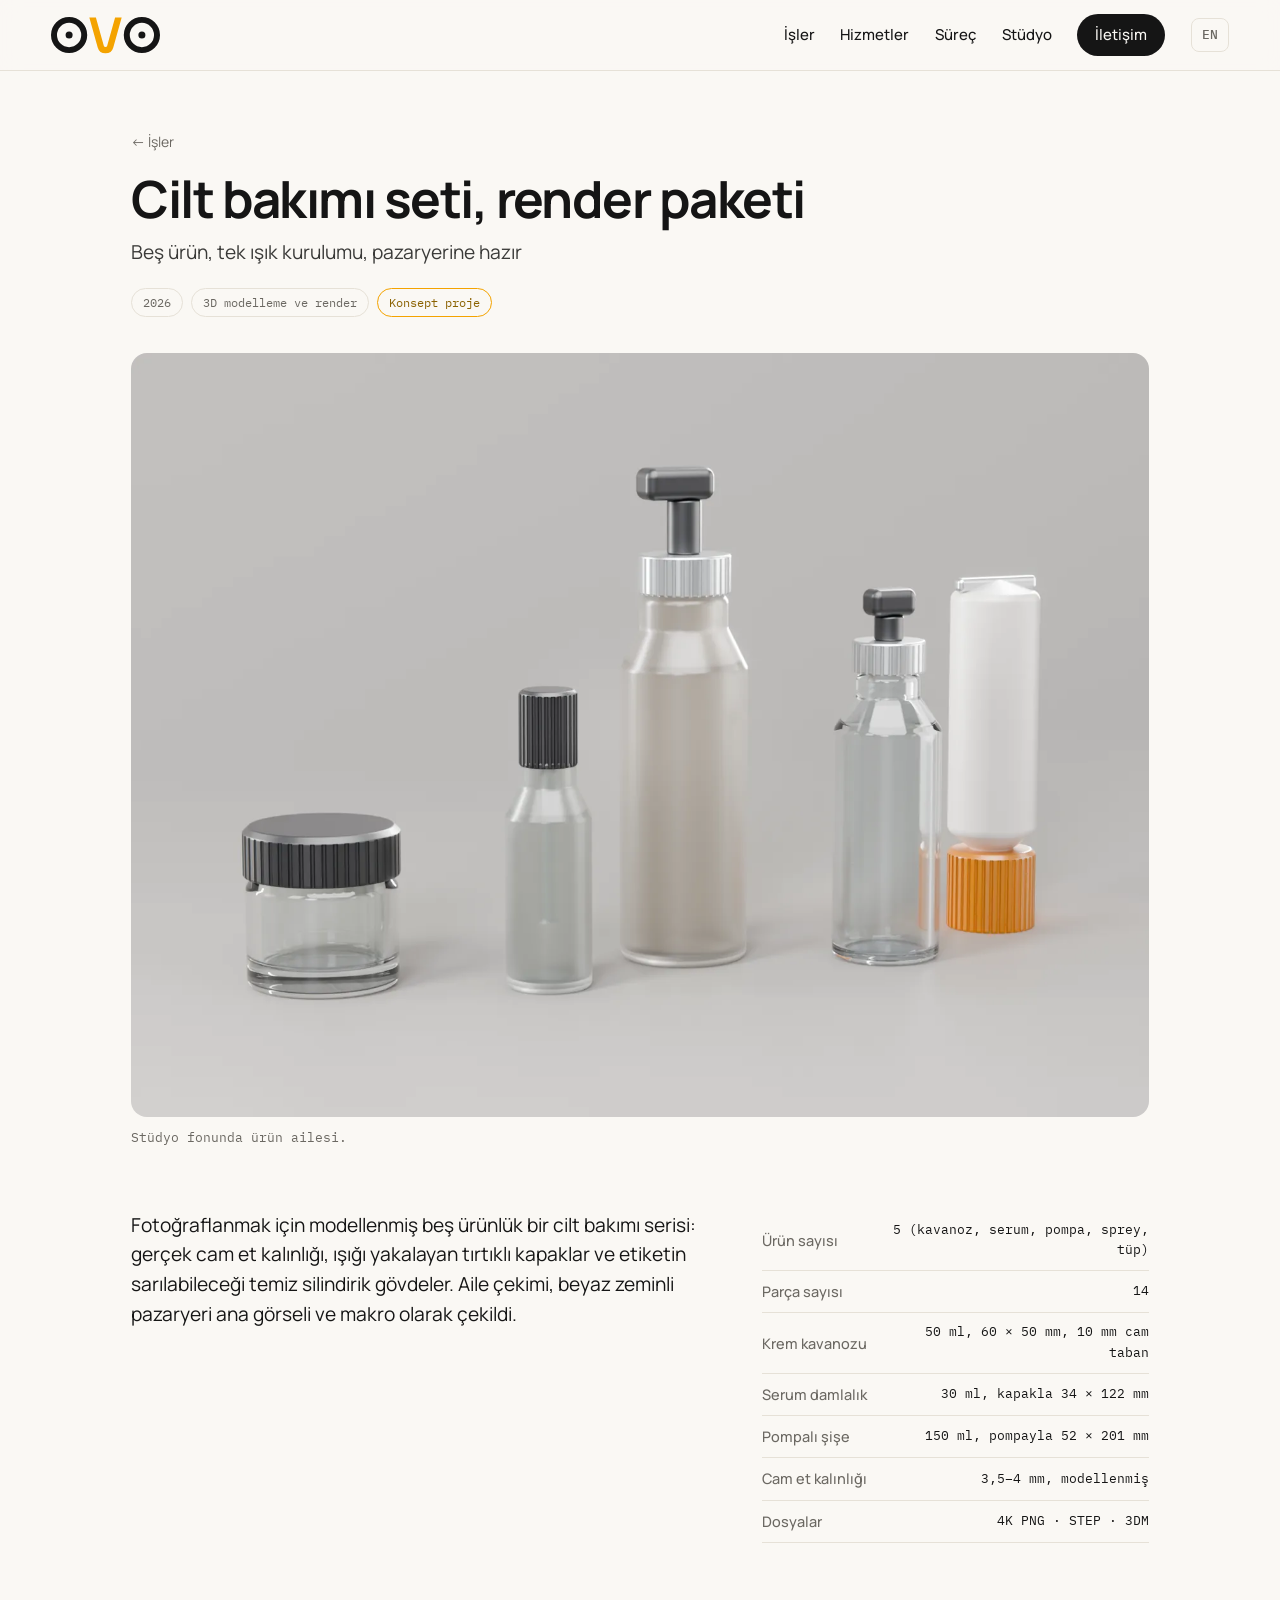
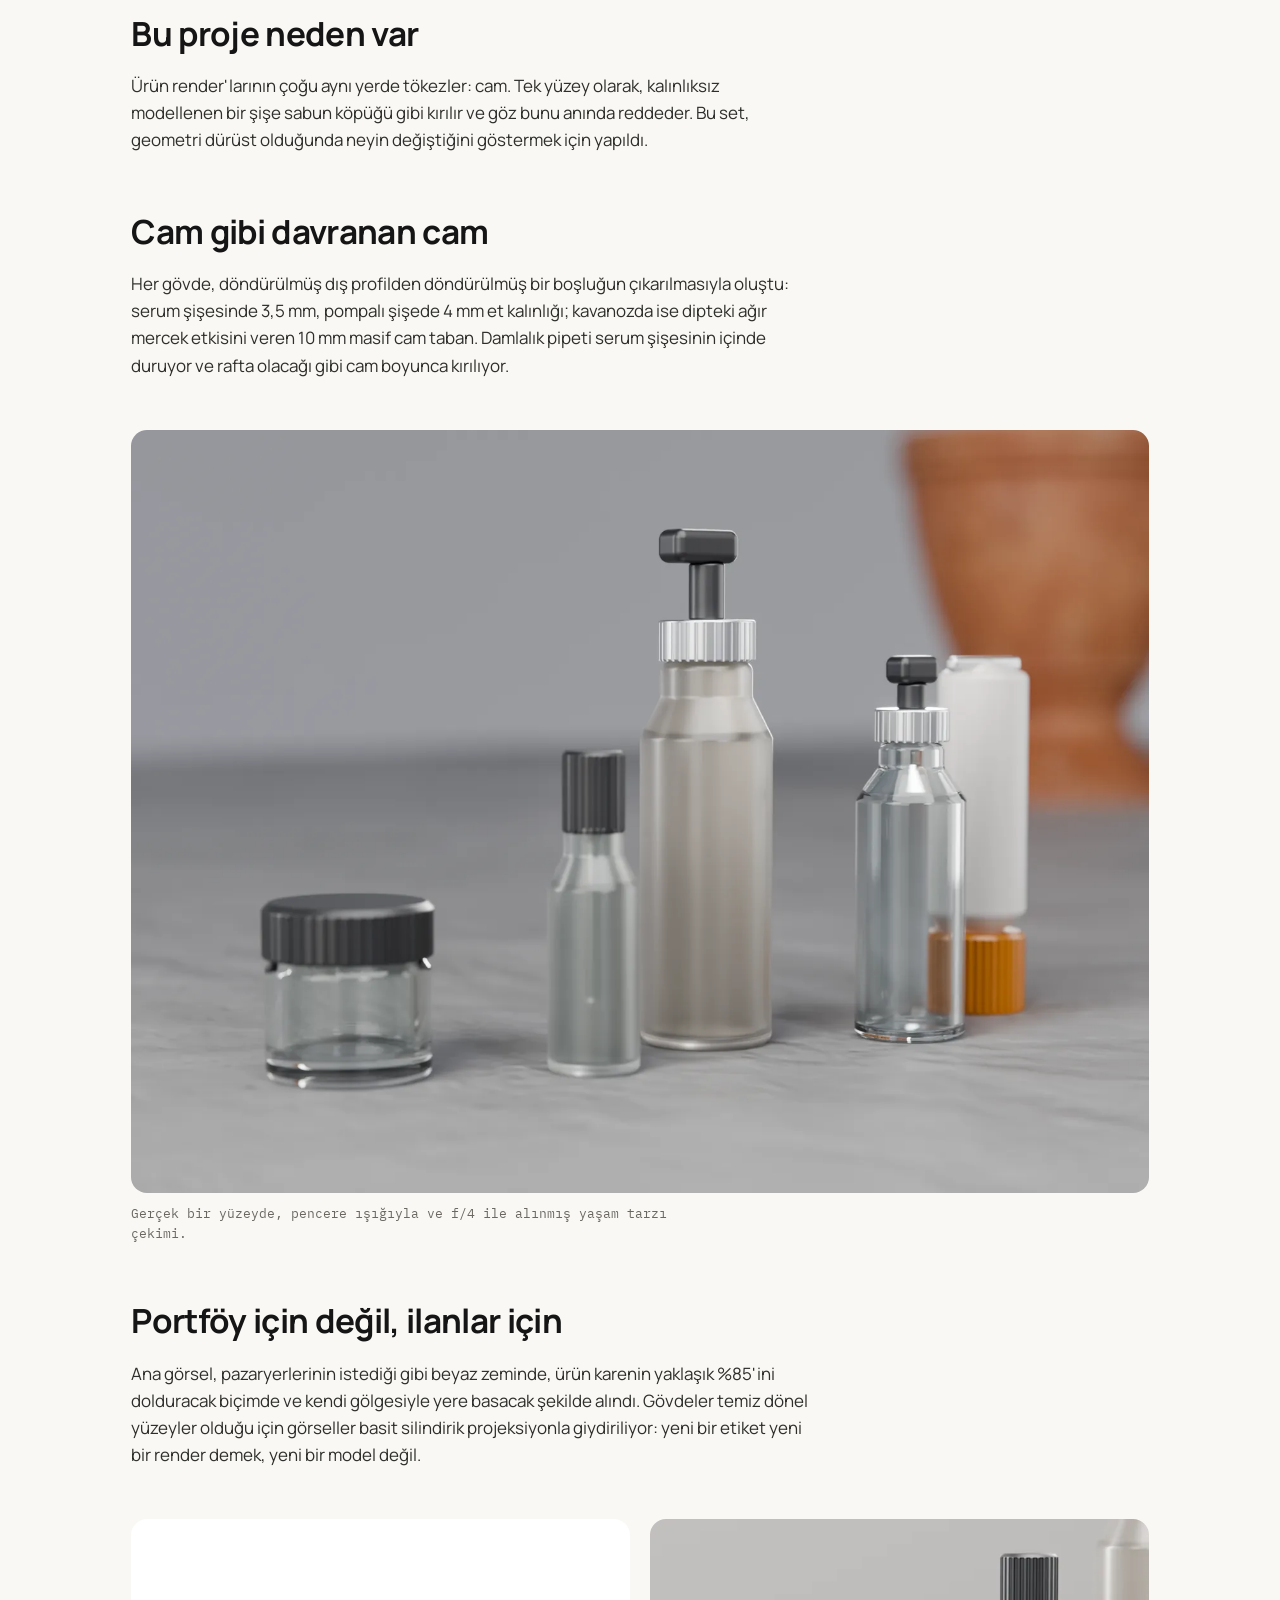
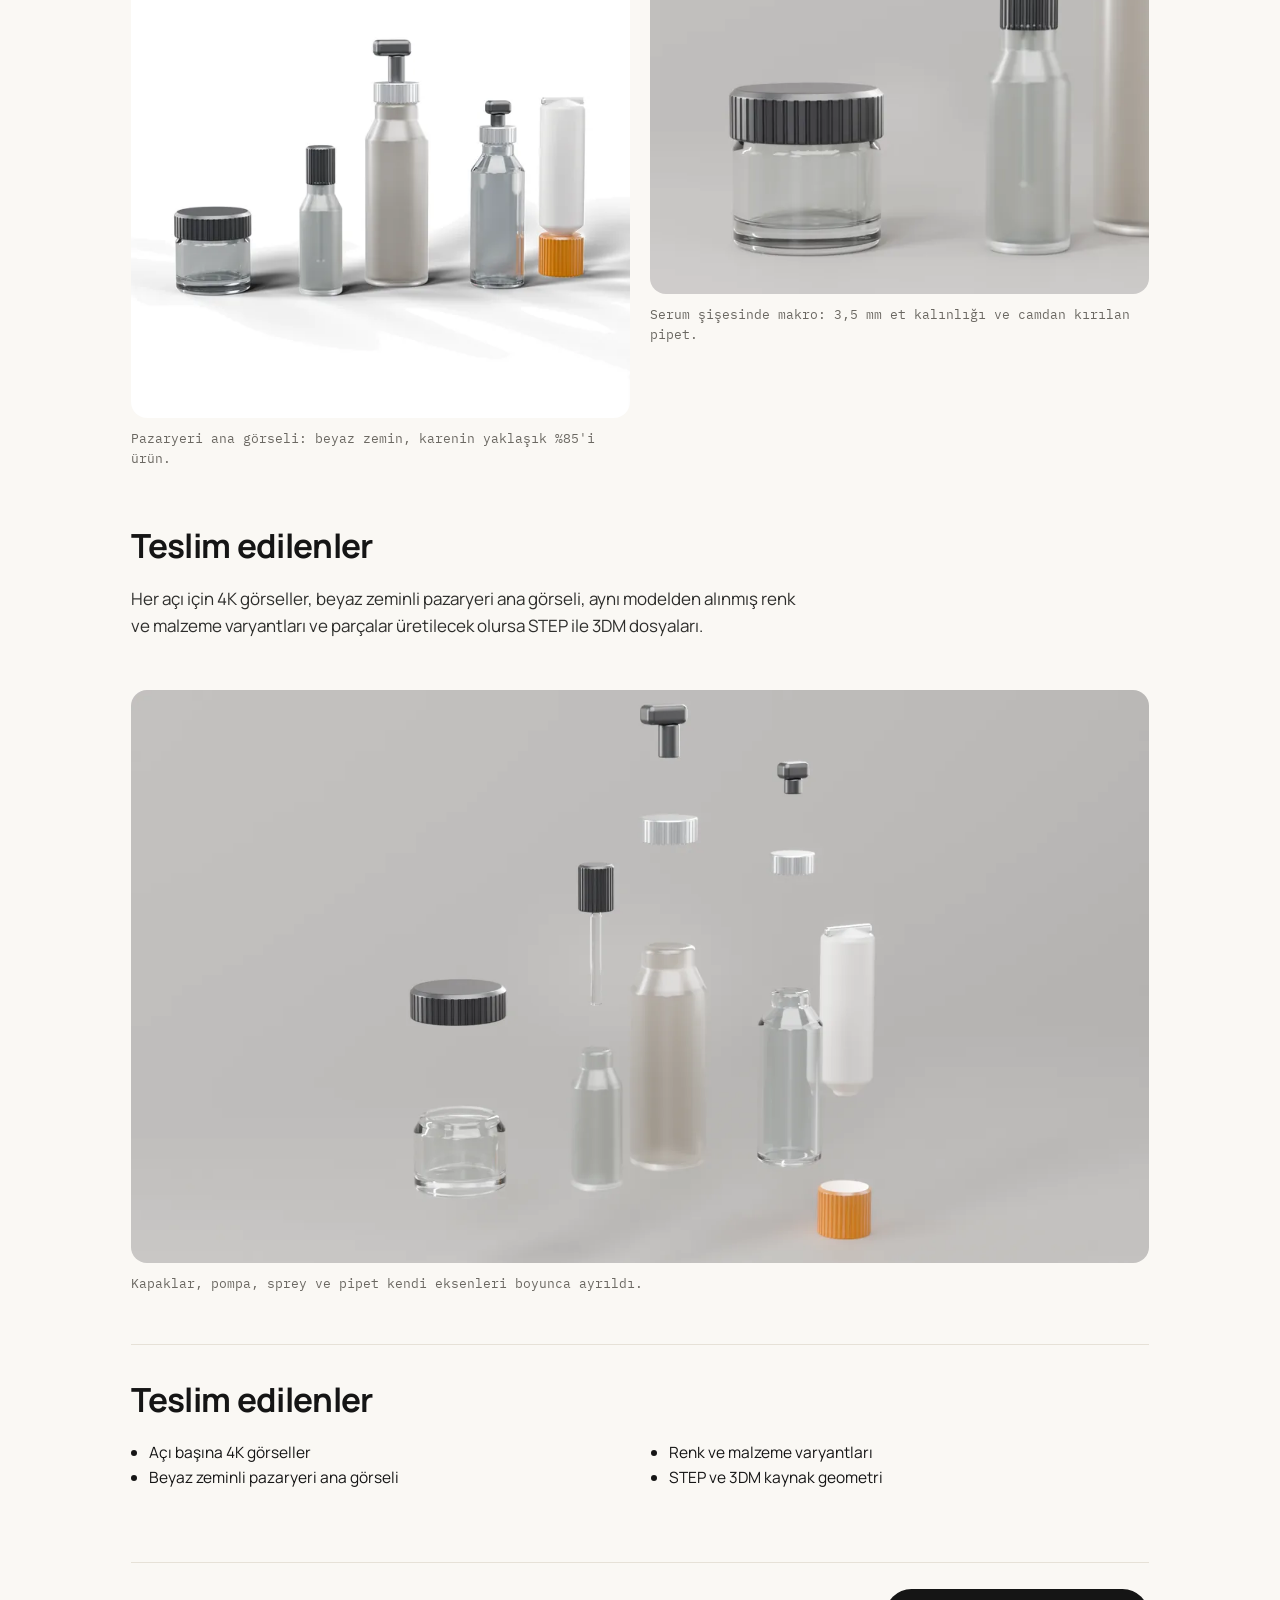
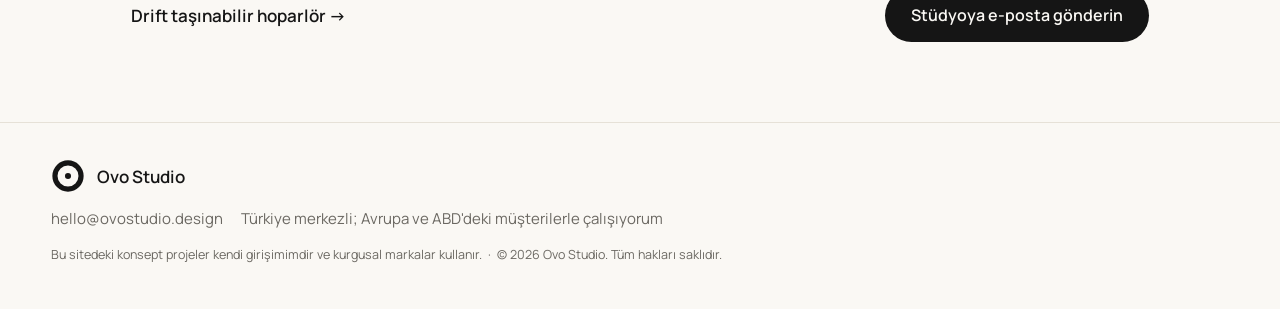
<file: tr/work/skincare-set/index.html>
<!doctype html>
<html lang="tr">
<head>
<meta charset="utf-8">
<meta name="viewport" content="width=device-width, initial-scale=1">
<title>Cilt bakımı seti, render paketi — Ovo Studio</title>
<meta name="description" content="Ovo Studio, ürün fikirlerini fabrikanın ya da 3D yazıcının gerçekten kullanabileceği dosyalara dönüştürür: konsept, üretime hazır CAD, üretilebilirlik tasarımı ve fotogerçekçi görseller.">
<meta property="og:title" content="Cilt bakımı seti, render paketi — Ovo Studio">
<meta property="og:description" content="Ovo Studio, ürün fikirlerini fabrikanın ya da 3D yazıcının gerçekten kullanabileceği dosyalara dönüştürür: konsept, üretime hazır CAD, üretilebilirlik tasarımı ve fotogerçekçi görseller.">
<meta property="og:type" content="website">
<meta property="og:image" content="https://ovodesign.studio/static/logo/icon-512.png"><link rel="icon" href="../../../static/logo/favicon-32.png" sizes="32x32">
<link rel="apple-touch-icon" href="../../../static/logo/icon-180.png">
<link rel="alternate" hreflang="en" href="https://ovodesign.studio/en/work/skincare-set/">
<link rel="alternate" hreflang="tr" href="https://ovodesign.studio/tr/work/skincare-set/">
<link rel="preconnect" href="https://fonts.googleapis.com">
<link rel="preconnect" href="https://fonts.gstatic.com" crossorigin>
<link href="https://fonts.googleapis.com/css2?family=Manrope:wght@400;500;600;700&family=IBM+Plex+Mono:wght@400;500&display=swap" rel="stylesheet">
<link rel="stylesheet" href="../../../static/style.css">
</head>
<body>
<header class="site-head">
  <a class="brand" href="../../../tr/" aria-label="Ovo Studio">
    <img src="../../../static/logo/lockup-duo.svg" alt="Ovo Studio" width="150" height="52">
  </a>
  <nav class="site-nav">
    <a href="../../../tr/#work">İşler</a>
    <a href="../../../tr/#services">Hizmetler</a>
    <a href="../../../tr/#process">Süreç</a>
    <a href="../../../tr/#studio">Stüdyo</a>
    <a class="nav-cta" href="mailto:hello@ovostudio.design">İletişim</a>
    <a class="lang" href="../../../en/work/skincare-set/" hreflang="en">EN</a>
  </nav>
</header>

<article class="case">
  <header class="case-head">
    <a class="back" href="../../../tr/#work">← İşler</a>
    <h1>Cilt bakımı seti, render paketi</h1>
    <p class="lede">Beş ürün, tek ışık kurulumu, pazaryerine hazır</p>
    <ul class="chips">
      <li class="mono">2026</li>
      <li class="mono">3D modelleme ve render</li>
<li class="mono concept">Konsept proje</li>    </ul>
  </header>

  <figure class="case-hero">
    <picture><source type="image/webp" srcset="../../../static/img/skincare-set/hero-640.webp 640w, ../../../static/img/skincare-set/hero-1024.webp 1024w, ../../../static/img/skincare-set/hero-1600.webp 1600w" sizes="100vw"><img src="../../../static/img/skincare-set/hero-1024.jpg" width="2000" height="1500" alt="Stüdyo fonunda ürün ailesi." loading="eager" decoding="async"></picture>
<figcaption>Stüdyo fonunda ürün ailesi.</figcaption>  </figure>

  <div class="case-intro">
    <p class="summary">Fotoğraflanmak için modellenmiş beş ürünlük bir cilt bakımı serisi: gerçek cam et kalınlığı, ışığı yakalayan tırtıklı kapaklar ve etiketin sarılabileceği temiz silindirik gövdeler. Aile çekimi, beyaz zeminli pazaryeri ana görseli ve makro olarak çekildi.</p>
    <table class="specs">
<tr><th>Ürün sayısı</th><td class="mono">5 (kavanoz, serum, pompa, sprey, tüp)</td></tr><tr><th>Parça sayısı</th><td class="mono">14</td></tr><tr><th>Krem kavanozu</th><td class="mono">50 ml, 60 × 50 mm, 10 mm cam taban</td></tr><tr><th>Serum damlalık</th><td class="mono">30 ml, kapakla 34 × 122 mm</td></tr><tr><th>Pompalı şişe</th><td class="mono">150 ml, pompayla 52 × 201 mm</td></tr><tr><th>Cam et kalınlığı</th><td class="mono">3,5–4 mm, modellenmiş</td></tr><tr><th>Dosyalar</th><td class="mono">4K PNG · STEP · 3DM</td></tr>    </table>
  </div>

      <section class="case-text">
        <h2>Bu proje neden var</h2>
        <p>Ürün render&#39;larının çoğu aynı yerde tökezler: cam. Tek yüzey olarak, kalınlıksız modellenen bir şişe sabun köpüğü gibi kırılır ve göz bunu anında reddeder. Bu set, geometri dürüst olduğunda neyin değiştiğini göstermek için yapıldı.</p>
      </section>
      <section class="case-text">
        <h2>Cam gibi davranan cam</h2>
        <p>Her gövde, döndürülmüş dış profilden döndürülmüş bir boşluğun çıkarılmasıyla oluştu: serum şişesinde 3,5 mm, pompalı şişede 4 mm et kalınlığı; kavanozda ise dipteki ağır mercek etkisini veren 10 mm masif cam taban. Damlalık pipeti serum şişesinin içinde duruyor ve rafta olacağı gibi cam boyunca kırılıyor.</p>
      </section>
      <figure class="case-wide">
        <picture><source type="image/webp" srcset="../../../static/img/skincare-set/lifestyle-640.webp 640w, ../../../static/img/skincare-set/lifestyle-1024.webp 1024w, ../../../static/img/skincare-set/lifestyle-1600.webp 1600w" sizes="100vw"><img src="../../../static/img/skincare-set/lifestyle-1024.jpg" width="2000" height="1500" alt="Gerçek bir yüzeyde, pencere ışığıyla ve f/4 ile alınmış yaşam tarzı çekimi." loading="lazy" decoding="async"></picture>
<figcaption>Gerçek bir yüzeyde, pencere ışığıyla ve f/4 ile alınmış yaşam tarzı çekimi.</figcaption>      </figure>
      <section class="case-text">
        <h2>Portföy için değil, ilanlar için</h2>
        <p>Ana görsel, pazaryerlerinin istediği gibi beyaz zeminde, ürün karenin yaklaşık %85&#39;ini dolduracak biçimde ve kendi gölgesiyle yere basacak şekilde alındı. Gövdeler temiz dönel yüzeyler olduğu için görseller basit silindirik projeksiyonla giydiriliyor: yeni bir etiket yeni bir render demek, yeni bir model değil.</p>
      </section>
      <div class="case-pair">
        <figure>
          <picture><source type="image/webp" srcset="../../../static/img/skincare-set/white-640.webp 640w, ../../../static/img/skincare-set/white-1024.webp 1024w, ../../../static/img/skincare-set/white-1600.webp 1600w" sizes="(max-width: 900px) 100vw, 50vw"><img src="../../../static/img/skincare-set/white-1024.jpg" width="2000" height="2000" alt="Pazaryeri ana görseli: beyaz zemin, karenin yaklaşık %85'i ürün." loading="lazy" decoding="async"></picture>
<figcaption>Pazaryeri ana görseli: beyaz zemin, karenin yaklaşık %85&#39;i ürün.</figcaption>        </figure>
        <figure>
          <picture><source type="image/webp" srcset="../../../static/img/skincare-set/detail-640.webp 640w, ../../../static/img/skincare-set/detail-1024.webp 1024w, ../../../static/img/skincare-set/detail-1600.webp 1600w" sizes="(max-width: 900px) 100vw, 50vw"><img src="../../../static/img/skincare-set/detail-1024.jpg" width="2000" height="1500" alt="Serum şişesinde makro: 3,5 mm et kalınlığı ve camdan kırılan pipet." loading="lazy" decoding="async"></picture>
<figcaption>Serum şişesinde makro: 3,5 mm et kalınlığı ve camdan kırılan pipet.</figcaption>        </figure>
      </div>
      <section class="case-text">
        <h2>Teslim edilenler</h2>
        <p>Her açı için 4K görseller, beyaz zeminli pazaryeri ana görseli, aynı modelden alınmış renk ve malzeme varyantları ve parçalar üretilecek olursa STEP ile 3DM dosyaları.</p>
      </section>
      <figure class="case-wide">
        <picture><source type="image/webp" srcset="../../../static/img/skincare-set/exploded-640.webp 640w, ../../../static/img/skincare-set/exploded-1024.webp 1024w, ../../../static/img/skincare-set/exploded-1600.webp 1600w" sizes="100vw"><img src="../../../static/img/skincare-set/exploded-1024.jpg" width="2000" height="1125" alt="Kapaklar, pompa, sprey ve pipet kendi eksenleri boyunca ayrıldı." loading="lazy" decoding="async"></picture>
<figcaption>Kapaklar, pompa, sprey ve pipet kendi eksenleri boyunca ayrıldı.</figcaption>      </figure>

  <section class="case-deliverables">
    <h2>Teslim edilenler</h2>
    <ul><li>Açı başına 4K görseller</li><li>Beyaz zeminli pazaryeri ana görseli</li><li>Renk ve malzeme varyantları</li><li>STEP ve 3DM kaynak geometri</li></ul>
  </section>

  <nav class="case-next">
<a href="../../../tr/work/drift-speaker/">Drift taşınabilir hoparlör →</a>    <a class="btn" href="mailto:hello@ovostudio.design">Stüdyoya e-posta gönderin</a>
  </nav>
</article>

<footer class="site-foot">
  <div class="foot-brand">
    <img src="../../../static/logo/symbol-ink.svg" alt="" width="34" height="34">
    <span>Ovo Studio</span>
  </div>
  <div class="foot-links">
    <a href="mailto:hello@ovostudio.design">hello@ovostudio.design</a>
    <span>Türkiye merkezli; Avrupa ve ABD&#39;deki müşterilerle çalışıyorum</span>
  </div>
  <p class="foot-note">Bu sitedeki konsept projeler kendi girişimimdir ve kurgusal markalar kullanır. &nbsp;·&nbsp; © 2026 Ovo Studio. Tüm hakları saklıdır.</p>
</footer>
</body>
</html>
</file>
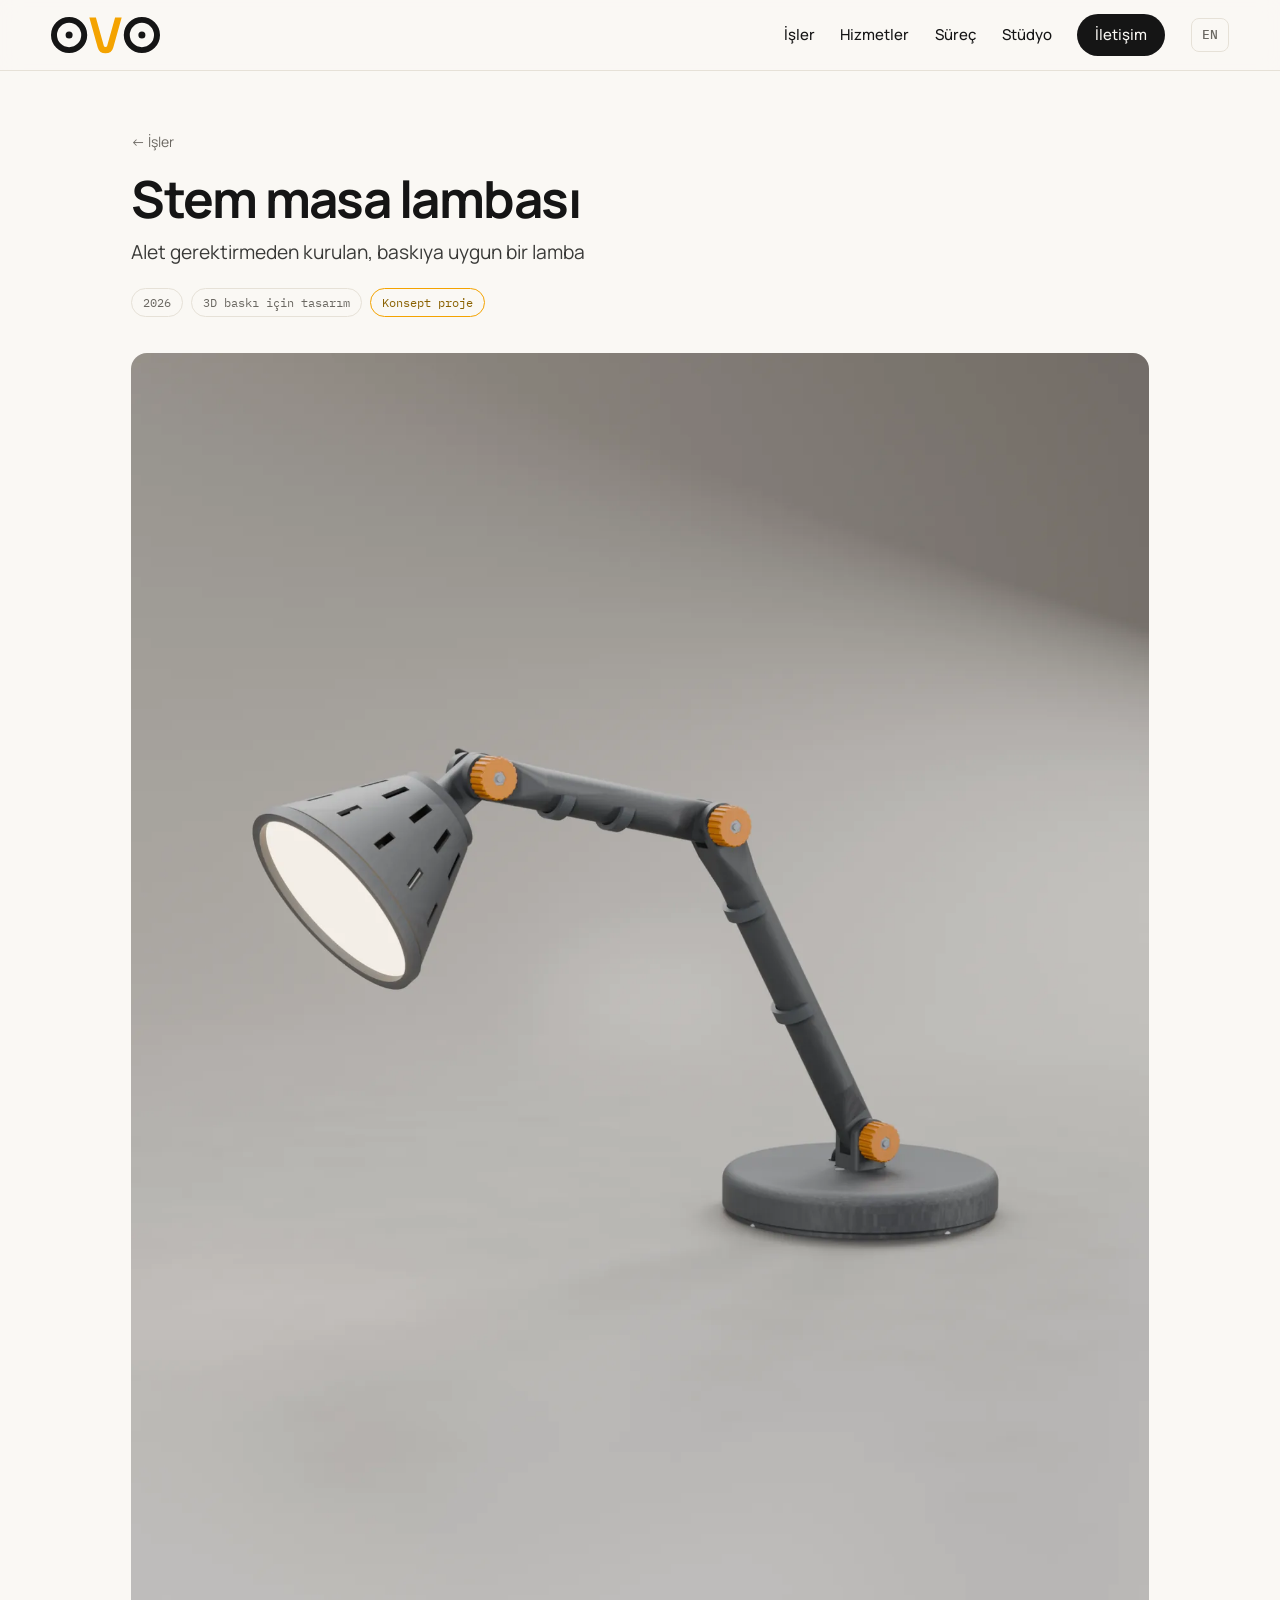
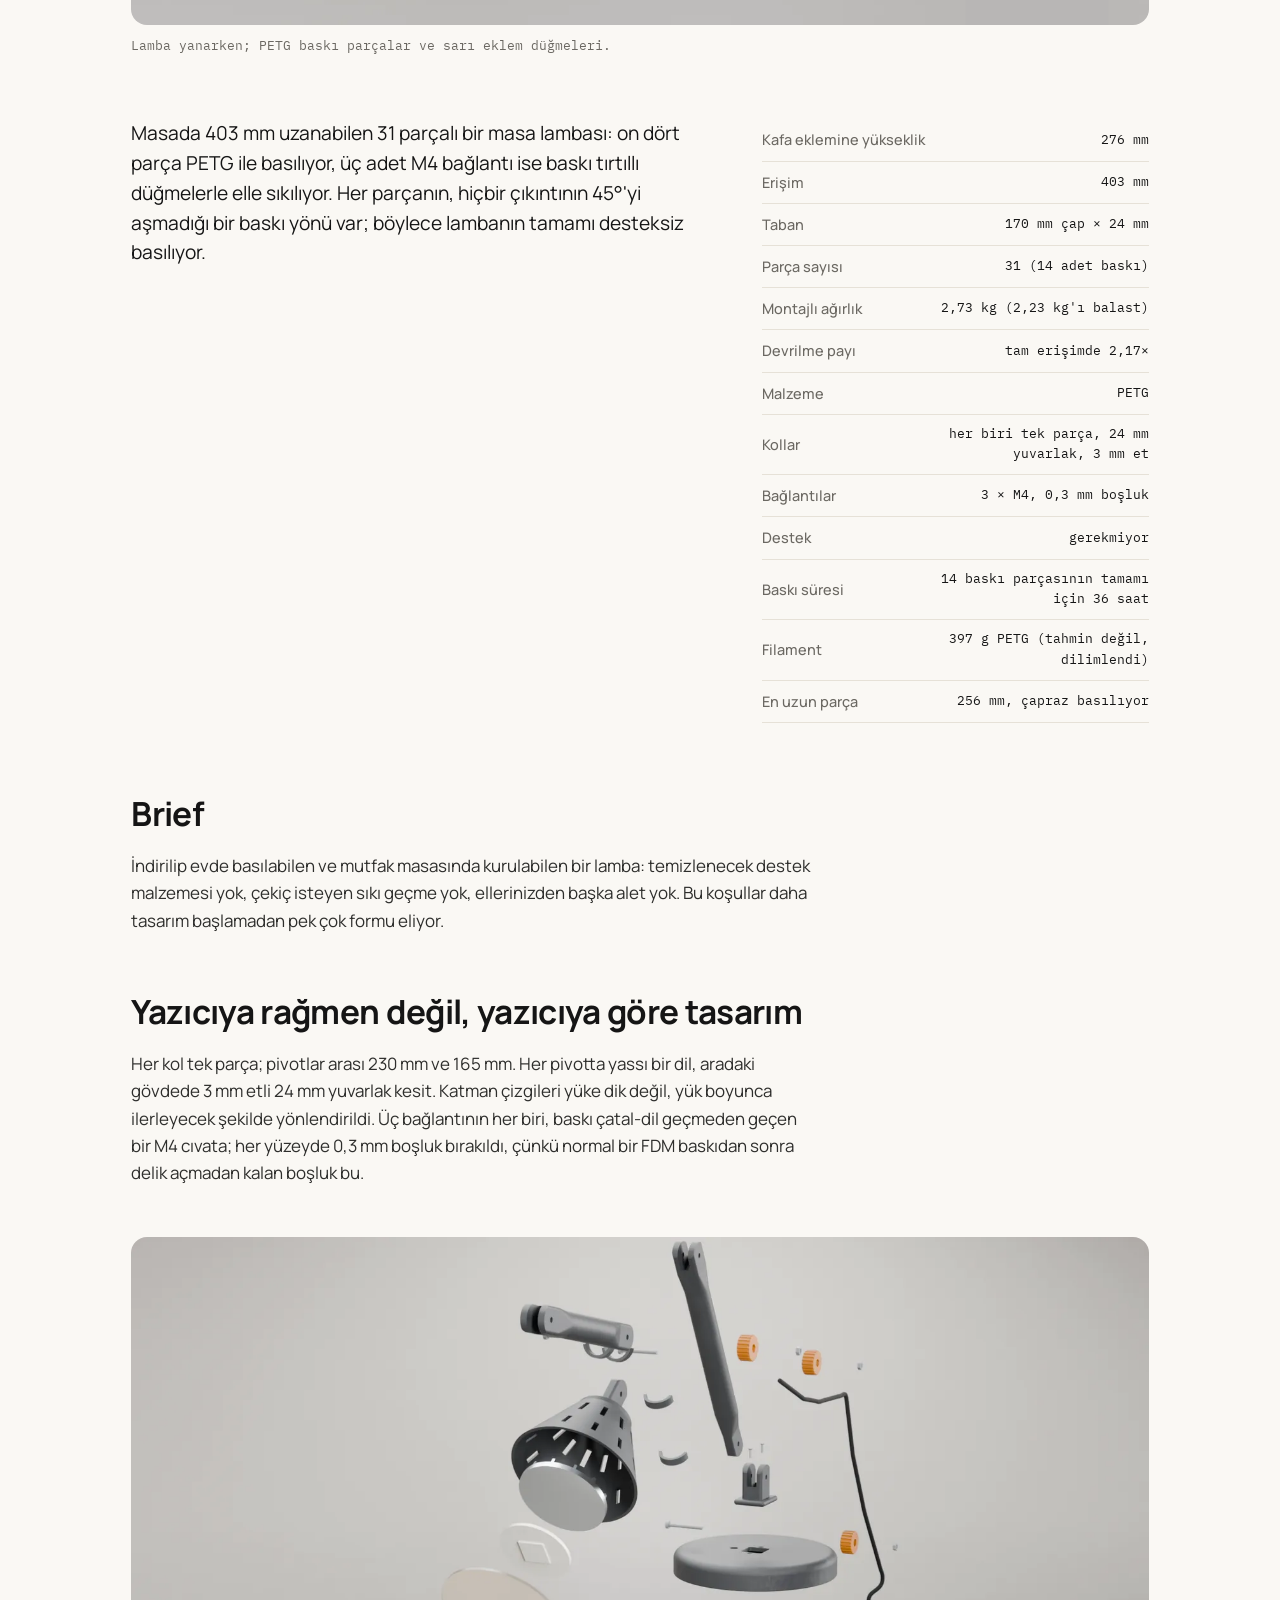
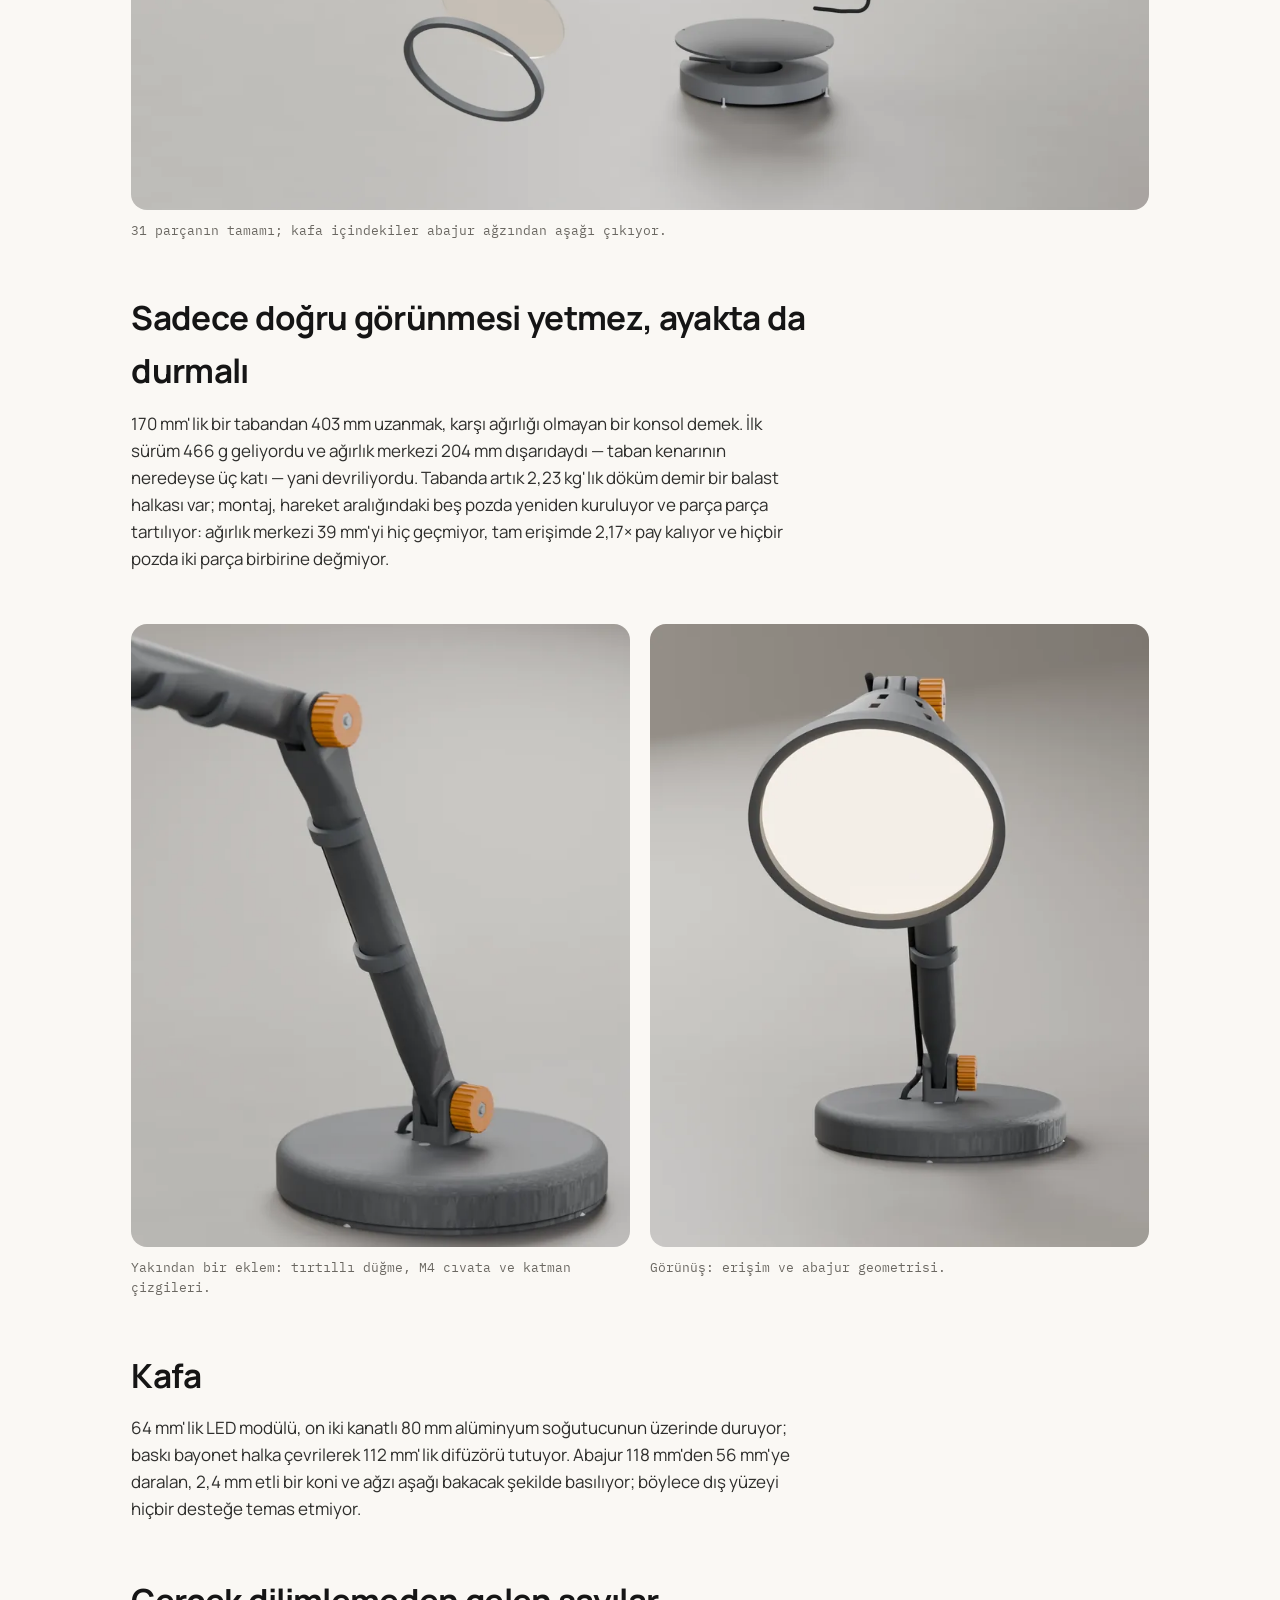
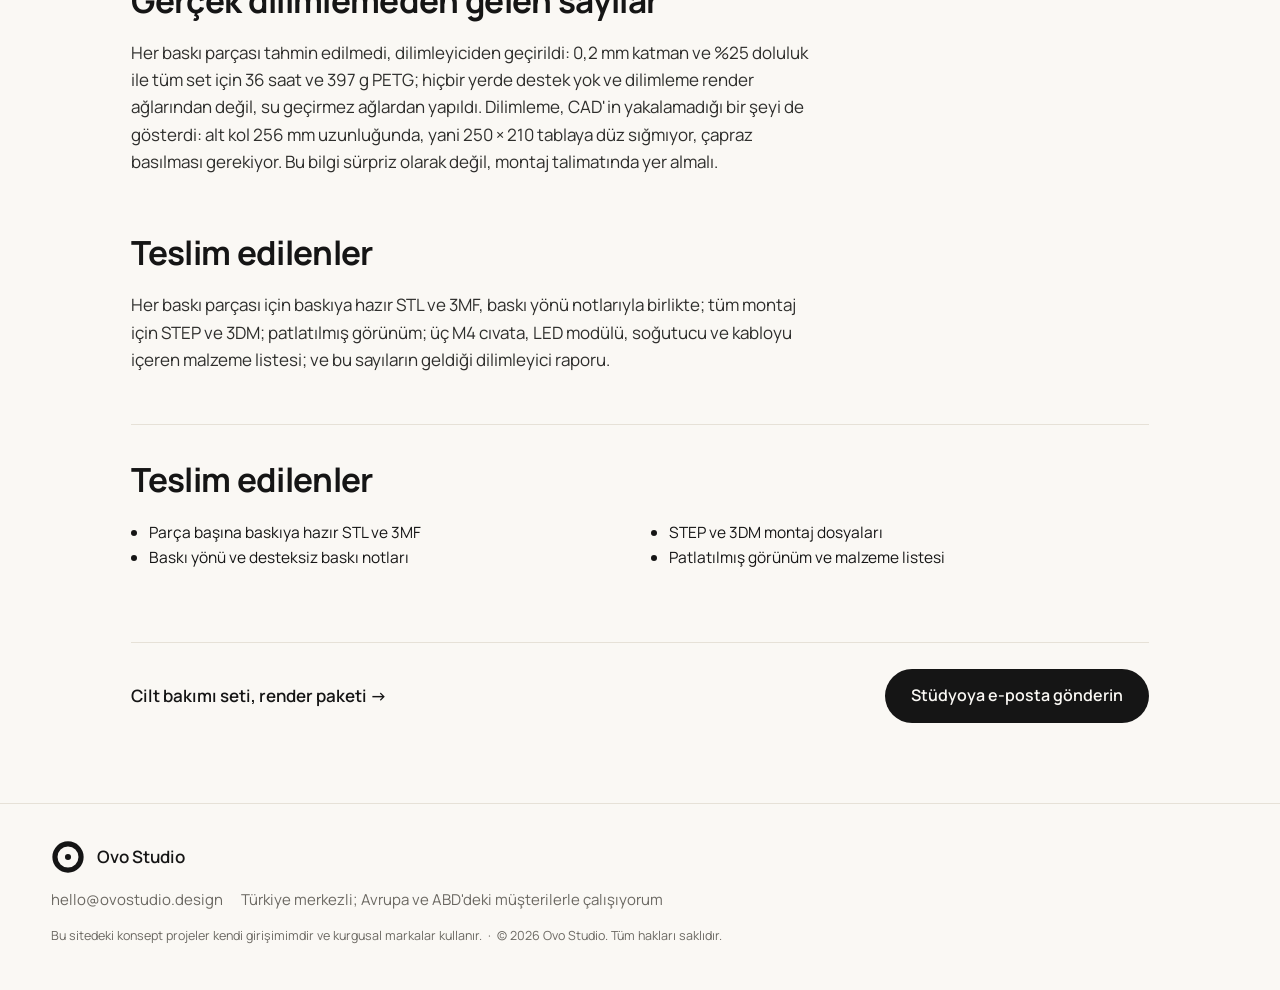
<file: tr/work/stem-lamp/index.html>
<!doctype html>
<html lang="tr">
<head>
<meta charset="utf-8">
<meta name="viewport" content="width=device-width, initial-scale=1">
<title>Stem masa lambası — Ovo Studio</title>
<meta name="description" content="Ovo Studio, ürün fikirlerini fabrikanın ya da 3D yazıcının gerçekten kullanabileceği dosyalara dönüştürür: konsept, üretime hazır CAD, üretilebilirlik tasarımı ve fotogerçekçi görseller.">
<meta property="og:title" content="Stem masa lambası — Ovo Studio">
<meta property="og:description" content="Ovo Studio, ürün fikirlerini fabrikanın ya da 3D yazıcının gerçekten kullanabileceği dosyalara dönüştürür: konsept, üretime hazır CAD, üretilebilirlik tasarımı ve fotogerçekçi görseller.">
<meta property="og:type" content="website">
<meta property="og:image" content="https://ovodesign.studio/static/logo/icon-512.png"><link rel="icon" href="../../../static/logo/favicon-32.png" sizes="32x32">
<link rel="apple-touch-icon" href="../../../static/logo/icon-180.png">
<link rel="alternate" hreflang="en" href="https://ovodesign.studio/en/work/stem-lamp/">
<link rel="alternate" hreflang="tr" href="https://ovodesign.studio/tr/work/stem-lamp/">
<link rel="preconnect" href="https://fonts.googleapis.com">
<link rel="preconnect" href="https://fonts.gstatic.com" crossorigin>
<link href="https://fonts.googleapis.com/css2?family=Manrope:wght@400;500;600;700&family=IBM+Plex+Mono:wght@400;500&display=swap" rel="stylesheet">
<link rel="stylesheet" href="../../../static/style.css">
</head>
<body>
<header class="site-head">
  <a class="brand" href="../../../tr/" aria-label="Ovo Studio">
    <img src="../../../static/logo/lockup-duo.svg" alt="Ovo Studio" width="150" height="52">
  </a>
  <nav class="site-nav">
    <a href="../../../tr/#work">İşler</a>
    <a href="../../../tr/#services">Hizmetler</a>
    <a href="../../../tr/#process">Süreç</a>
    <a href="../../../tr/#studio">Stüdyo</a>
    <a class="nav-cta" href="mailto:hello@ovostudio.design">İletişim</a>
    <a class="lang" href="../../../en/work/stem-lamp/" hreflang="en">EN</a>
  </nav>
</header>

<article class="case">
  <header class="case-head">
    <a class="back" href="../../../tr/#work">← İşler</a>
    <h1>Stem masa lambası</h1>
    <p class="lede">Alet gerektirmeden kurulan, baskıya uygun bir lamba</p>
    <ul class="chips">
      <li class="mono">2026</li>
      <li class="mono">3D baskı için tasarım</li>
<li class="mono concept">Konsept proje</li>    </ul>
  </header>

  <figure class="case-hero">
    <picture><source type="image/webp" srcset="../../../static/img/stem-lamp/hero-640.webp 640w, ../../../static/img/stem-lamp/hero-1024.webp 1024w, ../../../static/img/stem-lamp/hero-1600.webp 1600w" sizes="100vw"><img src="../../../static/img/stem-lamp/hero-1024.jpg" width="2000" height="2500" alt="Lamba yanarken; PETG baskı parçalar ve sarı eklem düğmeleri." loading="eager" decoding="async"></picture>
<figcaption>Lamba yanarken; PETG baskı parçalar ve sarı eklem düğmeleri.</figcaption>  </figure>

  <div class="case-intro">
    <p class="summary">Masada 403 mm uzanabilen 31 parçalı bir masa lambası: on dört parça PETG ile basılıyor, üç adet M4 bağlantı ise baskı tırtıllı düğmelerle elle sıkılıyor. Her parçanın, hiçbir çıkıntının 45°&#39;yi aşmadığı bir baskı yönü var; böylece lambanın tamamı desteksiz basılıyor.</p>
    <table class="specs">
<tr><th>Kafa eklemine yükseklik</th><td class="mono">276 mm</td></tr><tr><th>Erişim</th><td class="mono">403 mm</td></tr><tr><th>Taban</th><td class="mono">170 mm çap × 24 mm</td></tr><tr><th>Parça sayısı</th><td class="mono">31 (14 adet baskı)</td></tr><tr><th>Montajlı ağırlık</th><td class="mono">2,73 kg (2,23 kg&#39;ı balast)</td></tr><tr><th>Devrilme payı</th><td class="mono">tam erişimde 2,17×</td></tr><tr><th>Malzeme</th><td class="mono">PETG</td></tr><tr><th>Kollar</th><td class="mono">her biri tek parça, 24 mm yuvarlak, 3 mm et</td></tr><tr><th>Bağlantılar</th><td class="mono">3 × M4, 0,3 mm boşluk</td></tr><tr><th>Destek</th><td class="mono">gerekmiyor</td></tr><tr><th>Baskı süresi</th><td class="mono">14 baskı parçasının tamamı için 36 saat</td></tr><tr><th>Filament</th><td class="mono">397 g PETG (tahmin değil, dilimlendi)</td></tr><tr><th>En uzun parça</th><td class="mono">256 mm, çapraz basılıyor</td></tr>    </table>
  </div>

      <section class="case-text">
        <h2>Brief</h2>
        <p>İndirilip evde basılabilen ve mutfak masasında kurulabilen bir lamba: temizlenecek destek malzemesi yok, çekiç isteyen sıkı geçme yok, ellerinizden başka alet yok. Bu koşullar daha tasarım başlamadan pek çok formu eliyor.</p>
      </section>
      <section class="case-text">
        <h2>Yazıcıya rağmen değil, yazıcıya göre tasarım</h2>
        <p>Her kol tek parça; pivotlar arası 230 mm ve 165 mm. Her pivotta yassı bir dil, aradaki gövdede 3 mm etli 24 mm yuvarlak kesit. Katman çizgileri yüke dik değil, yük boyunca ilerleyecek şekilde yönlendirildi. Üç bağlantının her biri, baskı çatal-dil geçmeden geçen bir M4 cıvata; her yüzeyde 0,3 mm boşluk bırakıldı, çünkü normal bir FDM baskıdan sonra delik açmadan kalan boşluk bu.</p>
      </section>
      <figure class="case-wide">
        <picture><source type="image/webp" srcset="../../../static/img/stem-lamp/exploded-640.webp 640w, ../../../static/img/stem-lamp/exploded-1024.webp 1024w, ../../../static/img/stem-lamp/exploded-1600.webp 1600w" sizes="100vw"><img src="../../../static/img/stem-lamp/exploded-1024.jpg" width="2000" height="1125" alt="31 parçanın tamamı; kafa içindekiler abajur ağzından aşağı çıkıyor." loading="lazy" decoding="async"></picture>
<figcaption>31 parçanın tamamı; kafa içindekiler abajur ağzından aşağı çıkıyor.</figcaption>      </figure>
      <section class="case-text">
        <h2>Sadece doğru görünmesi yetmez, ayakta da durmalı</h2>
        <p>170 mm&#39;lik bir tabandan 403 mm uzanmak, karşı ağırlığı olmayan bir konsol demek. İlk sürüm 466 g geliyordu ve ağırlık merkezi 204 mm dışarıdaydı — taban kenarının neredeyse üç katı — yani devriliyordu. Tabanda artık 2,23 kg&#39;lık döküm demir bir balast halkası var; montaj, hareket aralığındaki beş pozda yeniden kuruluyor ve parça parça tartılıyor: ağırlık merkezi 39 mm&#39;yi hiç geçmiyor, tam erişimde 2,17× pay kalıyor ve hiçbir pozda iki parça birbirine değmiyor.</p>
      </section>
      <div class="case-pair">
        <figure>
          <picture><source type="image/webp" srcset="../../../static/img/stem-lamp/detail-640.webp 640w, ../../../static/img/stem-lamp/detail-1024.webp 1024w, ../../../static/img/stem-lamp/detail-1600.webp 1600w" sizes="(max-width: 900px) 100vw, 50vw"><img src="../../../static/img/stem-lamp/detail-1024.jpg" width="2000" height="2500" alt="Yakından bir eklem: tırtıllı düğme, M4 cıvata ve katman çizgileri." loading="lazy" decoding="async"></picture>
<figcaption>Yakından bir eklem: tırtıllı düğme, M4 cıvata ve katman çizgileri.</figcaption>        </figure>
        <figure>
          <picture><source type="image/webp" srcset="../../../static/img/stem-lamp/front-640.webp 640w, ../../../static/img/stem-lamp/front-1024.webp 1024w, ../../../static/img/stem-lamp/front-1600.webp 1600w" sizes="(max-width: 900px) 100vw, 50vw"><img src="../../../static/img/stem-lamp/front-1024.jpg" width="2000" height="2500" alt="Görünüş: erişim ve abajur geometrisi." loading="lazy" decoding="async"></picture>
<figcaption>Görünüş: erişim ve abajur geometrisi.</figcaption>        </figure>
      </div>
      <section class="case-text">
        <h2>Kafa</h2>
        <p>64 mm&#39;lik LED modülü, on iki kanatlı 80 mm alüminyum soğutucunun üzerinde duruyor; baskı bayonet halka çevrilerek 112 mm&#39;lik difüzörü tutuyor. Abajur 118 mm&#39;den 56 mm&#39;ye daralan, 2,4 mm etli bir koni ve ağzı aşağı bakacak şekilde basılıyor; böylece dış yüzeyi hiçbir desteğe temas etmiyor.</p>
      </section>
      <section class="case-text">
        <h2>Gerçek dilimlemeden gelen sayılar</h2>
        <p>Her baskı parçası tahmin edilmedi, dilimleyiciden geçirildi: 0,2 mm katman ve %25 doluluk ile tüm set için 36 saat ve 397 g PETG; hiçbir yerde destek yok ve dilimleme render ağlarından değil, su geçirmez ağlardan yapıldı. Dilimleme, CAD&#39;in yakalamadığı bir şeyi de gösterdi: alt kol 256 mm uzunluğunda, yani 250 × 210 tablaya düz sığmıyor, çapraz basılması gerekiyor. Bu bilgi sürpriz olarak değil, montaj talimatında yer almalı.</p>
      </section>
      <section class="case-text">
        <h2>Teslim edilenler</h2>
        <p>Her baskı parçası için baskıya hazır STL ve 3MF, baskı yönü notlarıyla birlikte; tüm montaj için STEP ve 3DM; patlatılmış görünüm; üç M4 cıvata, LED modülü, soğutucu ve kabloyu içeren malzeme listesi; ve bu sayıların geldiği dilimleyici raporu.</p>
      </section>

  <section class="case-deliverables">
    <h2>Teslim edilenler</h2>
    <ul><li>Parça başına baskıya hazır STL ve 3MF</li><li>Baskı yönü ve desteksiz baskı notları</li><li>STEP ve 3DM montaj dosyaları</li><li>Patlatılmış görünüm ve malzeme listesi</li></ul>
  </section>

  <nav class="case-next">
<a href="../../../tr/work/skincare-set/">Cilt bakımı seti, render paketi →</a>    <a class="btn" href="mailto:hello@ovostudio.design">Stüdyoya e-posta gönderin</a>
  </nav>
</article>

<footer class="site-foot">
  <div class="foot-brand">
    <img src="../../../static/logo/symbol-ink.svg" alt="" width="34" height="34">
    <span>Ovo Studio</span>
  </div>
  <div class="foot-links">
    <a href="mailto:hello@ovostudio.design">hello@ovostudio.design</a>
    <span>Türkiye merkezli; Avrupa ve ABD&#39;deki müşterilerle çalışıyorum</span>
  </div>
  <p class="foot-note">Bu sitedeki konsept projeler kendi girişimimdir ve kurgusal markalar kullanır. &nbsp;·&nbsp; © 2026 Ovo Studio. Tüm hakları saklıdır.</p>
</footer>
</body>
</html>
</file>
<file: static/style.css>
/* Ovo Studio website. Palette and type follow brand/brand.md. */
:root {
  --ink: #151515;
  --shell: #F3EFE6;
  --yolk: #F4A300;
  --graphite: #6B6862;
  --paper: #FAF8F4;
  --line: #E6E1D7;
  --max: 1280px;
  --gutter: clamp(16px, 4vw, 56px);
}

* { box-sizing: border-box; margin: 0; }
html { scroll-behavior: smooth; }
body {
  background: var(--paper);
  color: var(--ink);
  font-family: Manrope, system-ui, -apple-system, sans-serif;
  font-size: 17px;
  line-height: 1.6;
  -webkit-font-smoothing: antialiased;
}
img { max-width: 100%; height: auto; display: block; }
a { color: inherit; text-decoration: none; }
.mono { font-family: "IBM Plex Mono", ui-monospace, monospace; }

/* ---------------------------------------------------------------- header */
.site-head {
  position: sticky; top: 0; z-index: 20;
  display: flex; align-items: center; justify-content: space-between; gap: 24px;
  padding: 14px var(--gutter);
  background: color-mix(in srgb, var(--paper) 88%, transparent);
  backdrop-filter: blur(10px);
  border-bottom: 1px solid var(--line);
}
.brand img { height: 38px; width: auto; }
.site-nav { display: flex; align-items: center; gap: clamp(14px, 2vw, 30px); font-size: 15px; font-weight: 500; }
.site-nav a:hover { color: var(--graphite); }
.nav-cta {
  background: var(--ink); color: var(--paper);
  padding: 9px 18px; border-radius: 999px;
}
.nav-cta:hover { background: var(--yolk); color: var(--ink); }
.lang { font-family: "IBM Plex Mono", monospace; font-size: 13px; color: var(--graphite); border: 1px solid var(--line); padding: 6px 10px; border-radius: 8px; }
.lang:hover { border-color: var(--ink); color: var(--ink); }

/* ---------------------------------------------------------------- shared */
.band { padding: clamp(56px, 8vw, 104px) var(--gutter); max-width: var(--max); margin: 0 auto; }
.band.alt { background: var(--shell); max-width: none; }
.band.alt > * { max-width: var(--max); margin-inline: auto; }
.section-title {
  font-size: 13px; font-weight: 600; letter-spacing: .16em; text-transform: uppercase;
  color: var(--graphite); margin-bottom: 30px;
}
h1 { font-size: clamp(2.5rem, 6vw, 4.4rem); font-weight: 700; line-height: 1.04; letter-spacing: -.03em; }
h2 { font-size: clamp(1.5rem, 2.6vw, 2.1rem); font-weight: 700; letter-spacing: -.02em; }
h3 { font-size: 1.15rem; font-weight: 600; }
.lede { font-size: clamp(1.05rem, 1.5vw, 1.3rem); color: #3A3A38; max-width: 62ch; }
.buttons { display: flex; flex-wrap: wrap; gap: 12px; margin-top: 30px; }
.btn {
  display: inline-block; background: var(--ink); color: var(--paper);
  padding: 14px 26px; border-radius: 999px; font-weight: 600; font-size: 16px;
  transition: background .15s ease, color .15s ease, transform .15s ease;
}
.btn:hover { background: var(--yolk); color: var(--ink); transform: translateY(-1px); }
.btn.ghost { background: transparent; color: var(--ink); box-shadow: inset 0 0 0 1.5px var(--ink); }
.btn.ghost:hover { background: var(--ink); color: var(--paper); }
.chips { list-style: none; padding: 0; display: flex; flex-wrap: wrap; gap: 8px; }
.chips li {
  font-size: 12px; color: var(--graphite);
  border: 1px solid var(--line); border-radius: 999px; padding: 4px 11px; background: var(--paper);
}
.chips li.concept { border-color: var(--yolk); color: #8A6100; }
figcaption { font-family: "IBM Plex Mono", monospace; font-size: 12.5px; color: var(--graphite); margin-top: 10px; max-width: 70ch; }

/* ---------------------------------------------------------------- hero */
.hero {
  display: grid; grid-template-columns: minmax(0, 5fr) minmax(0, 7fr); gap: clamp(28px, 5vw, 64px);
  align-items: center; padding: clamp(44px, 7vw, 96px) var(--gutter) clamp(32px, 5vw, 64px);
  max-width: var(--max); margin: 0 auto;
}
.hero .lede { margin-top: 20px; }
.tools { font-size: 12.5px; color: var(--graphite); margin-top: 26px; letter-spacing: .02em; }
.hero-shot picture img, .hero-shot img { border-radius: 18px; }

/* ---------------------------------------------------------------- work */
/* auto-fill, not auto-fit: a single project keeps card size instead of stretching wide */
.work-grid { display: grid; grid-template-columns: repeat(auto-fill, minmax(320px, 1fr)); gap: 26px; }
.card { display: block; border-radius: 16px; overflow: hidden; background: var(--paper); border: 1px solid var(--line); transition: transform .18s ease, box-shadow .18s ease; }
.card:hover { transform: translateY(-3px); box-shadow: 0 14px 34px rgba(21, 21, 21, .10); }
/* fixed frame, contained image: project shots have different aspect ratios (the lamp is
   portrait) and would otherwise leave the card grid ragged. Contain, never crop a product. */
.card figure { margin: 0; background: var(--shell); aspect-ratio: 4 / 3; }
.card figure picture, .card figure img { width: 100%; height: 100%; object-fit: contain; }
.card-body { padding: 20px 22px 24px; }
.card-body p { color: var(--graphite); margin: 6px 0 14px; font-size: 15px; }

/* ---------------------------------------------------------------- services */
.services { display: grid; grid-template-columns: repeat(auto-fit, minmax(280px, 1fr)); gap: 24px; }
.service { background: var(--paper); border: 1px solid var(--line); border-radius: 16px; padding: 26px 24px; display: flex; flex-direction: column; }
.service .line { color: var(--graphite); margin: 8px 0 16px; }
.service ul { margin: 0 0 18px; padding-left: 18px; color: #333; font-size: 15.5px; }
.service li { margin-bottom: 7px; }
.service .price { margin-top: auto; font-size: 13px; color: var(--ink); border-top: 1px solid var(--line); padding-top: 14px; }

/* ---------------------------------------------------------------- process */
.process { list-style: none; padding: 0; display: grid; grid-template-columns: repeat(auto-fit, minmax(230px, 1fr)); gap: 26px; }
.process .num { display: block; color: var(--yolk); font-size: 13px; margin-bottom: 10px; }
.process p { color: var(--graphite); font-size: 15.5px; margin-top: 6px; }

/* ---------------------------------------------------------------- studio + contact */
.studio-body { max-width: 68ch; display: grid; gap: 16px; }
.studio-body .meta { font-size: 13px; color: var(--graphite); }
.contact { text-align: center; }
.contact .lede { margin: 14px auto 28px; }

/* ---------------------------------------------------------------- case study */
.case { max-width: 1120px; margin: 0 auto; padding: clamp(28px, 5vw, 56px) var(--gutter) 40px; }
.back { font-size: 14px; color: var(--graphite); }
.back:hover { color: var(--ink); }
.case-head h1 { margin: 18px 0 12px; font-size: clamp(2rem, 4.4vw, 3.2rem); }
.case-head .chips { margin-top: 20px; }
.case-hero { margin: 36px 0 0; }
.case-hero picture img, .case-wide picture img, .case-pair picture img { border-radius: 16px; }
.case-intro { display: grid; grid-template-columns: minmax(0, 3fr) minmax(0, 2fr); gap: clamp(24px, 4vw, 56px); margin: clamp(36px, 5vw, 64px) 0; align-items: start; }
.summary { font-size: 1.2rem; line-height: 1.55; }
.specs { border-collapse: collapse; width: 100%; font-size: 14.5px; }
.specs th { text-align: left; font-weight: 500; color: var(--graphite); padding: 9px 12px 9px 0; border-bottom: 1px solid var(--line); white-space: nowrap; }
.specs td { text-align: right; padding: 9px 0; border-bottom: 1px solid var(--line); font-size: 13px; }
.case-text { max-width: 68ch; margin: clamp(30px, 4vw, 52px) 0; }
.case-text p { margin-top: 12px; color: #2E2E2C; }
.case-wide { margin: clamp(30px, 4vw, 52px) 0; }
.case-pair { display: grid; grid-template-columns: repeat(auto-fit, minmax(300px, 1fr)); gap: 20px; margin: clamp(30px, 4vw, 52px) 0; }
.case-pair figure { margin: 0; }
.case-deliverables { border-top: 1px solid var(--line); padding-top: 28px; }
.case-deliverables ul { margin: 14px 0 0; padding-left: 18px; columns: 2; column-gap: 40px; font-size: 15.5px; }
.case-next { display: flex; flex-wrap: wrap; align-items: center; justify-content: space-between; gap: 16px; margin-top: clamp(40px, 6vw, 72px); padding-top: 26px; border-top: 1px solid var(--line); font-weight: 600; }

/* ---------------------------------------------------------------- footer */
.site-foot { border-top: 1px solid var(--line); padding: 36px var(--gutter) 44px; display: grid; gap: 14px; max-width: var(--max); margin: 40px auto 0; }
.foot-brand { display: flex; align-items: center; gap: 12px; font-weight: 600; }
.foot-links { display: flex; flex-wrap: wrap; gap: 18px; color: var(--graphite); font-size: 15px; }
.foot-links a:hover { color: var(--ink); text-decoration: underline; }
.foot-note { font-size: 12.5px; color: var(--graphite); }

/* ---------------------------------------------------------------- responsive */
@media (max-width: 900px) {
  .hero, .case-intro { grid-template-columns: 1fr; }
  .case-deliverables ul { columns: 1; }
}
@media (max-width: 700px) {
  body { font-size: 16px; }
  .site-nav a:not(.nav-cta):not(.lang) { display: none; }
  .brand img { height: 32px; }
}

/* ---------------------------------------------------------------- Cascade
   The machine holds the left of the screen and stays there; the content runs
   down the right. Nothing slides across - a fixed anchor is easier to read than
   a moving one, and the assembly is already the thing that moves.

   Content floats: no cards, no panels, no tinted bands. A work item is an image
   with a title under it, a service is a heading and a list, and the paper shows
   through everything. Boxes fight a drawing; hairlines and space do not.
   Below 1360px there is no room to split, so none of this applies. */
:root {
  --mc-col: 46vw; --mc-edge: clamp(24px, 3vw, 56px);
}
.machine { display: none; }

@media (min-width: 1360px) {
  body.has-machine .machine {
    display: block; position: fixed; inset: 0 auto 0 0; width: 54vw;
    z-index: 0; pointer-events: none;
    -webkit-mask-image: linear-gradient(to right, #000 0 62%, transparent 94%);
    mask-image: linear-gradient(to right, #000 0 62%, transparent 94%);
  }
  body.has-machine > header,
  body.has-machine > section,
  body.has-machine > footer { position: relative; z-index: 1; }

  /* every section is the same right-hand column */
  body.has-machine .hero,
  body.has-machine .band {
    max-width: var(--mc-col); margin-left: auto; margin-right: var(--mc-edge);
    background: none; padding-left: 0; padding-right: 0;
  }
  body.has-machine .band.alt > * { max-width: none; margin-inline: 0; }
  /* taking the panels away also took away every line on the page. The sections
     still need to be told apart, so they get a rule instead of a box. */
  body.has-machine .band { border-top: 1px solid var(--line); }
  body.has-machine .hero { border-top: 0; }

  /* NO shape-outside here. Wrapping text around the machine needs a float in the
     flow; the machine is fixed to the viewport. The two cannot stay aligned, and
     forcing them to overlap only puts the headline on top of the drawing. The
     shape file is kept - it becomes usable the moment the machine is pinned per
     section instead of to the window. */
  body.has-machine .hero,
  body.has-machine .work-grid,
  body.has-machine .services,
  body.has-machine .process { grid-template-columns: 1fr; }
  body.has-machine .site-head { max-width: none; }
  body.has-machine .site-foot {
    max-width: var(--mc-col); margin-left: auto; margin-right: var(--mc-edge);
  }
  body.has-machine .contact { text-align: left; }
  body.has-machine .contact .lede { margin-left: 0; }

  /* ---- floating, not boxed */
  body.has-machine .card {
    border: 0; border-radius: 0; background: none; overflow: visible;
  }
  body.has-machine .card:hover { transform: none; box-shadow: none; }
  body.has-machine .card:hover h3 { text-decoration: underline; text-underline-offset: 4px; }
  body.has-machine .card figure { background: none; aspect-ratio: 16 / 10; }
  body.has-machine .card-body { padding: 14px 0 0; }
  body.has-machine .work-grid { gap: 56px; }
  body.has-machine .service {
    background: none; border: 0; border-radius: 0; padding: 0;
    border-top: 1px solid var(--line); padding-top: 22px;
  }
  body.has-machine .services { gap: 30px; }
  body.has-machine .service .price { border-top: 0; }
  body.has-machine .process { gap: 24px; }
  body.has-machine .process li { border-top: 1px solid var(--line); padding-top: 16px; }

  .mc-box { position: absolute; inset: 0; }
  .mc-canvas { position: absolute; inset: 0; width: 100%; height: 100%; }
  .mc-flat {
    position: absolute; left: 8%; top: 50%; width: 40%;
    transform: translateY(-50%); aspect-ratio: var(--mc-aspect);
  }
  .mc-stage { position: absolute; inset: 0; width: 100%; height: 100%; opacity: 0; }
  .mc-stage[data-stage="6"] { opacity: 1; }
  .machine.is-3d .mc-flat { display: none; }

  .mc-legend {
    position: absolute; left: var(--mc-edge); bottom: 28px; z-index: 1;
    font-family: "IBM Plex Mono", monospace; font-size: 11px; line-height: 1.75;
  }
  .mc-title {
    display: block; font-family: Manrope, sans-serif; font-size: 13px;
    letter-spacing: .02em; color: var(--ink); margin-bottom: 4px;
  }
  .mc-cap { display: none; color: var(--graphite); }
  .machine.is-3d .mc-cap.on { display: block; color: var(--ink); }
}
</file>
